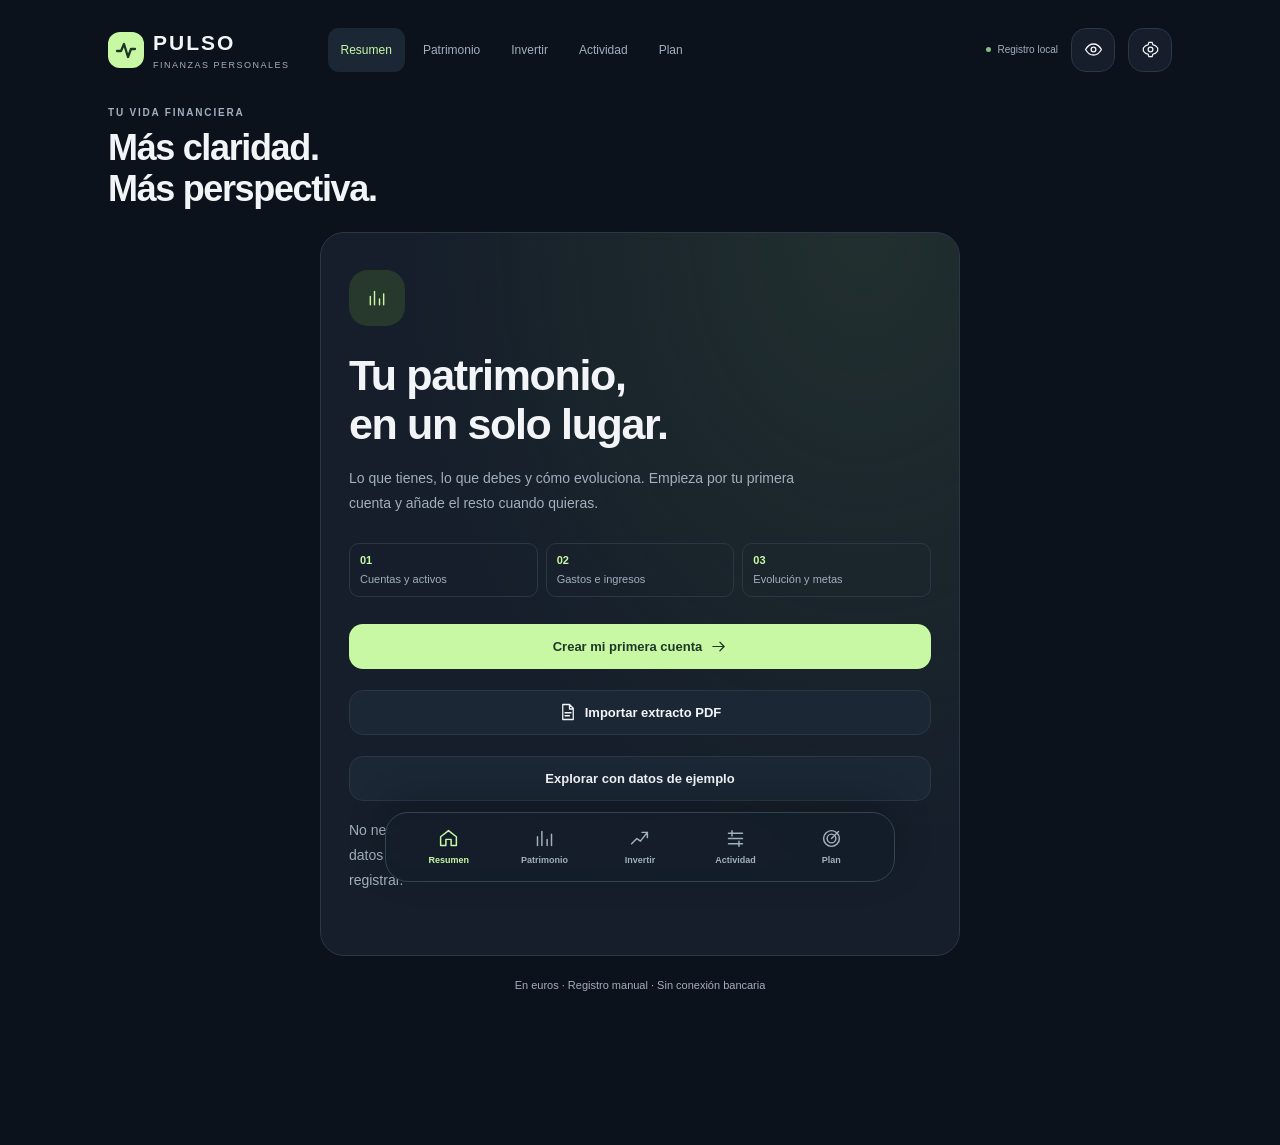
<file: index.html>
<!doctype html>
<html lang="es"><head><meta charset="utf-8"><meta http-equiv="Content-Security-Policy" content="default-src 'self'; script-src 'self' 'unsafe-inline'; style-src 'self' 'unsafe-inline'; img-src 'self' data: blob:; connect-src 'self'; worker-src 'self'; object-src 'none'; base-uri 'self'; form-action 'none'"><meta name="viewport" content="width=device-width,initial-scale=1,viewport-fit=cover"><meta name="theme-color" content="#0c121b"><meta name="apple-mobile-web-app-capable" content="yes"><meta name="apple-mobile-web-app-status-bar-style" content="black-translucent"><meta name="apple-mobile-web-app-title" content="PULSO"><meta name="description" content="Tu patrimonio, tus gastos y tus metas. Registro manual local en euros."><meta name="pulso-package" content="yes"><title>PULSO 3 | Finanzas e inversiones</title><link rel="manifest" href="./manifest.webmanifest"><link rel="apple-touch-icon" href="./icon-192.png"><link rel="icon" href="./icon-192.png"><style>:root{color-scheme:dark;--bg:#0c121b;--panel:#151e2a;--panel2:#1b2735;--line:#2a3747;--ink:#f2f4f7;--muted:#a2afbe;--mint:#c9f8a5;--mint2:#81be80;--red:#ffada5;--blue:#afc8ff;--gold:#efd098;--radius:24px}*{box-sizing:border-box}html{scroll-behavior:smooth}body{margin:0;background:var(--bg);font-family:-apple-system,BlinkMacSystemFont,'Segoe UI',sans-serif;color:var(--ink);font-size:15px;line-height:1.5;-webkit-font-smoothing:antialiased}button,input,select,textarea{font:inherit}button{cursor:pointer;-webkit-tap-highlight-color:transparent}button:disabled{opacity:.45;cursor:default}button,a,input,select,textarea{touch-action:manipulation}button:focus-visible,a:focus-visible,input:focus-visible,select:focus-visible,textarea:focus-visible{outline:2px solid var(--mint);outline-offset:3px}a{color:var(--mint)}svg{display:block;flex-shrink:0}button svg{pointer-events:none}button>*{pointer-events:none}h1,h2,h3,p{margin:0}h1{font-size:36px;letter-spacing:-1.35px;font-weight:720;line-height:1.13}h2{font-size:19px;letter-spacing:-.4px;line-height:1.25}h3{font-size:15px;font-weight:650}.muted{color:var(--muted)}.small{font-size:12px;line-height:1.6}.tiny{font-size:10px}.positive{color:var(--mint)}.negative{color:var(--red)}.gold{color:var(--gold)}.kicker{font-size:10px;letter-spacing:1.8px;font-weight:650;color:var(--muted);text-transform:uppercase}.app{max-width:1120px;margin:0 auto;padding:0 28px 125px}.top{display:flex;align-items:center;gap:13px;padding:27px 0 33px}.logo{display:flex;align-items:center;gap:9px;margin-right:auto;font-size:21px;letter-spacing:2px;font-weight:800}.mark{display:grid;place-items:center;width:36px;height:36px;background:var(--mint);border-radius:12px;color:#1c3628}.mark svg{width:24px}.logo small{font-size:9px;letter-spacing:1.5px;font-weight:500;color:var(--muted);display:block}.iconbtn{height:44px;width:44px;border:1px solid var(--line);border-radius:15px;background:var(--panel);color:var(--ink);display:inline-flex;align-items:center;justify-content:center;flex-shrink:0}.iconbtn:hover,.btn.secondary:hover{background:var(--panel2)}.row{display:flex;align-items:center;gap:12px}.between{display:flex;align-items:center;justify-content:space-between;gap:12px}.wrap{flex-wrap:wrap}.grow{flex:1;min-width:0}.heading{margin-bottom:23px;display:flex;align-items:end;justify-content:space-between;gap:15px}.heading .kicker{margin-bottom:8px}.heading p{margin-top:8px}.month{display:flex;align-items:center;justify-content:center;border:1px solid var(--line);border-radius:13px;background:var(--panel);flex-shrink:0}.month button{width:36px;height:44px;background:transparent;color:var(--muted);border:0;font-size:23px}.month input{width:132px;background:transparent;color:var(--ink);border:0;padding:8px 2px;font-size:12px;font-weight:600;min-height:44px;max-width:100%}.card{background:var(--panel);border:1px solid var(--line);border-radius:var(--radius);padding:24px;min-width:0}.card+.card{margin-top:16px}.cardhead{display:flex;align-items:center;justify-content:space-between;gap:12px;margin-bottom:21px}.cardhead small{display:block;font-size:11px;color:var(--muted);margin-top:4px}.hero{position:relative;isolation:isolate;overflow:hidden;padding:28px 29px;color:#172b20;border:0;background:#d4f5b6;border-radius:26px}.hero:after{content:'';z-index:-1;pointer-events:none;position:absolute;right:-50px;top:-96px;width:220px;height:220px;border:1px solid #3f6d2733;border-radius:50%;box-shadow:0 0 0 26px #48772d0c,0 0 0 59px #48772d09,0 0 0 93px #48772d06}.hero .kicker{color:#3c5739;letter-spacing:1.3px}.hero .amount{font-size:clamp(34px,4.5vw,53px);letter-spacing:-2.5px;line-height:1.15;font-weight:760;margin:13px 0 12px;font-variant-numeric:tabular-nums;overflow-wrap:anywhere}.hero .small{color:#3b563b}.hero .split{border-top:1px solid #5271433b;padding-top:18px;margin-top:23px;display:grid;grid-template-columns:1fr 1fr;gap:12px}.hero .split span{font-size:11px;display:block;color:#3c5739;margin-bottom:3px}.hero .split b{font-size:18px;font-weight:700;letter-spacing:-.5px}.hero .tag{border-color:#5d784844;color:#233d26;background:#49753210}.tag{display:inline-flex;align-items:center;gap:6px;background:#243326;border:1px solid #35553a;border-radius:99px;padding:5px 9px;font-size:10px;font-weight:650;white-space:nowrap;color:var(--mint)}.tag.neutral{background:var(--panel2);border-color:var(--line);color:var(--muted)}.tag.warn{background:#503e242f;border-color:#65553b;color:var(--gold)}.tag.bad{background:#582d3233;border-color:#76444a;color:var(--red)}.stats{display:grid;grid-template-columns:repeat(3,minmax(0,1fr));gap:12px;margin:15px 0 21px}.stat{padding:18px;border:1px solid var(--line);border-radius:19px;min-width:0;background:var(--panel)}.stat label{font-size:11px;color:var(--muted);display:block}.stat b{display:block;margin:9px 0 6px;font-size:24px;letter-spacing:-.7px;line-height:1.2;overflow-wrap:anywhere;font-variant-numeric:tabular-nums}.stat small{font-size:10px;color:var(--muted);display:block}.grid{display:grid;grid-template-columns:1.45fr 1fr;gap:19px;align-items:start}.stack{display:grid;gap:19px}.stack>.card{margin-top:0}.grid2{display:grid;grid-template-columns:repeat(2,minmax(0,1fr));gap:15px}.grid2>.card{margin-top:0}.mt{margin-top:21px}.mb{margin-bottom:17px}.sectiontitle{display:flex;align-items:center;justify-content:space-between;gap:12px;margin:25px 0 13px}.btn{min-height:45px;padding:12px 16px;display:inline-flex;align-items:center;justify-content:center;gap:8px;line-height:1.35;border:1px solid transparent;border-radius:14px;font-size:13px;font-weight:650;background:var(--mint);color:#1d3826;text-decoration:none}.btn.secondary{background:var(--panel2);border-color:var(--line);color:var(--ink)}.btn.danger{background:#522d36;color:#ffc5be;border-color:#744048}.btn.quiet{background:transparent;color:var(--mint);padding:7px 0}.btn.full{width:100%}.btn.compact{padding:8px 12px;font-size:11px;min-height:42px}.actions{display:flex;gap:9px;flex-wrap:wrap}.actions>*{flex:1}.textbtn{display:inline-flex;align-items:center;gap:7px;text-align:left;padding:10px 0;background:none;color:var(--mint);border:0;font-size:12px;font-weight:650;min-height:44px}.notice{border:1px solid #3c4f55;border-radius:15px;padding:14px 16px;background:#1b2a2d;font-size:12px;line-height:1.65;color:#c0d5cc;margin-bottom:16px}.notice strong{color:var(--ink)}.notice.warn{background:#382e213d;border-color:#655139;color:#dfcea9}.notice.error{background:#4a282e;border-color:#89505b;color:#ffd2cc}.notice .actions{margin-top:11px}.demo-bar{display:flex;justify-content:space-between;align-items:center;gap:8px;border-radius:12px;padding:8px 13px;background:#35304b;border:1px solid #655b80;margin-bottom:18px;color:#e1d7ff;font-size:11px}.demo-bar button{background:transparent;border:0;color:#e1d7ff;font:inherit;font-weight:700;min-height:35px}.listrow{display:flex;align-items:center;gap:12px;border:0;border-bottom:1px solid #2a3747;background:transparent;width:100%;padding:15px 0;color:var(--ink);text-align:left;min-height:70px}.listrow:last-child{border:0}.listrow:first-child{padding-top:0}.listrow .name{display:block;font-size:13px;font-weight:600;overflow:hidden;text-overflow:ellipsis;white-space:nowrap}.listrow .meta{display:block;font-size:11px;color:var(--muted);margin-top:3px;overflow:hidden;text-overflow:ellipsis;white-space:nowrap}.listrow .value{text-align:right;font-size:14px;font-weight:680;letter-spacing:-.2px;flex-shrink:0}.listrow .value small{font-size:9px;font-weight:400;color:var(--muted);display:block;letter-spacing:0;margin-top:3px}.tile{height:42px;width:42px;flex-shrink:0;border-radius:14px;background:#27382d;display:grid;place-items:center;color:var(--mint)}.tile.blue{background:#26334e;color:var(--blue)}.tile.red{background:#412d32;color:var(--red)}.tile.grey{background:#29313f;color:#c6ccda}.tile.lg{height:56px;width:56px;border-radius:19px}.chevron{color:var(--muted);font-size:18px;margin-left:2px}.empty{text-align:center;padding:31px 12px;color:var(--muted)}.empty .tile{margin:0 auto 14px}.empty h3{color:var(--ink);font-size:16px;margin-bottom:7px}.empty p{font-size:12px;max-width:350px;margin:0 auto 17px}.welcome{padding:37px 28px;max-width:640px;margin:0 auto;background:radial-gradient(ellipse at 85% 0%,#35493666,transparent 60%),var(--panel)}.welcome h1{font-size:43px;margin-top:25px}.welcome p{font-size:14px;color:var(--muted);line-height:1.8;margin:17px 0 25px;max-width:450px}.welcome .steps{display:flex;gap:8px;margin:27px 0;color:var(--muted);font-size:11px}.welcome .steps span{padding:8px 10px;border:1px solid var(--line);border-radius:10px;flex:1}.welcome .steps b{display:block;color:var(--mint);margin-bottom:3px}.seg{display:flex;padding:4px;background:#0e1621;border:1px solid var(--line);border-radius:12px;gap:3px;width:fit-content}.seg button{border:0;background:transparent;color:var(--muted);border-radius:9px;min-height:35px;padding:7px 12px;font-size:11px;font-weight:650;white-space:nowrap}.seg button.active{background:var(--panel2);color:var(--ink)}.tabs{display:flex;gap:8px;overflow-x:auto;margin:0 0 20px;padding-bottom:3px;scrollbar-width:none}.tabs button{background:var(--panel);border:1px solid var(--line);color:var(--muted);border-radius:12px;padding:11px 15px;min-height:45px;font-size:12px;font-weight:650;white-space:nowrap}.tabs button.active{background:var(--mint);color:#1d3826;border-color:var(--mint)}.graph{position:relative;margin-top:12px}.graph .scale{display:flex;justify-content:space-between;color:var(--muted);font-size:10px;margin-bottom:8px;min-height:17px}.graph svg{width:100%;height:150px;overflow:visible;touch-action:pan-y}.graphlabels{display:flex;justify-content:space-between;margin-top:12px;color:var(--muted);font-size:10px}.graphhint{font-size:10px;color:var(--muted);line-height:1.6;margin-top:13px}.dotlegend{display:flex;gap:14px;font-size:10px;color:var(--muted);flex-wrap:wrap}.dotlegend i{display:inline-block;width:7px;height:7px;border-radius:50%;background:var(--mint);margin-right:5px}.bar{background:#273241;border-radius:99px;height:7px;overflow:hidden;margin-top:10px}.bar>span{display:block;height:100%;background:var(--mint2);border-radius:99px}.bar>span.warn{background:var(--gold)}.bar>span.over{background:var(--red)}.breakdown{margin-bottom:17px}.breakdown:last-child{margin:0}.breakdown .between{font-size:12px}.breakdown strong{font-size:12px}.budgetnumbers{margin:15px 0 9px}.budgetnumbers b{font-size:25px;letter-spacing:-.7px}.budgetnumbers span{font-size:12px;color:var(--muted);margin-left:5px}.statline{padding:11px 0;border-bottom:1px solid var(--line);font-size:12px;display:flex;justify-content:space-between;gap:12px}.statline:last-child{border:0}.statline span{color:var(--muted)}.statline b{text-align:right;font-weight:600}.planhero{display:flex;justify-content:space-between;align-items:center;gap:15px}.planhero .big{font-size:32px;letter-spacing:-1px;line-height:1.3}.filtergrid{display:grid;grid-template-columns:2fr 1fr 1fr;gap:9px;margin-bottom:13px}.filtergrid input,.filtergrid select{padding:12px;border-radius:13px;background:var(--panel);border:1px solid var(--line);color:var(--ink);min-width:0;min-height:45px;font-size:13px}.pills{display:flex;gap:7px;flex-wrap:wrap;margin-bottom:18px}.pills button{border:1px solid var(--line);border-radius:99px;background:transparent;color:var(--muted);min-height:38px;padding:8px 13px;font-size:11px}.pills button.active{background:var(--panel2);color:var(--ink);border-color:#6b7a89}.dayhead{font-size:10px;color:var(--muted);letter-spacing:.6px;text-transform:uppercase;margin:21px 0 8px}.activity .listrow:first-child{padding-top:12px}.bottom{position:fixed;bottom:0;left:50%;transform:translateX(-50%);z-index:30;width:min(560px,100%);display:flex;align-items:center;justify-content:space-around;gap:4px;padding:10px 10px calc(10px + env(safe-area-inset-bottom));background:#141d2af7;border:1px solid #344352;border-bottom:0;border-radius:25px 25px 0 0;box-shadow:0 -12px 38px #0003;backdrop-filter:blur(20px)}.bottom button{display:flex;align-items:center;justify-content:center;flex-direction:column;gap:5px;background:transparent;border:0;color:var(--muted);font-size:9px;min-height:48px;width:65px;border-radius:13px;font-weight:600}.bottom button.active{color:var(--mint)}.bottom .add{background:var(--mint);color:#20372a;height:48px;width:52px;border-radius:17px;box-shadow:0 0 20px #c9f8a510}.bottom .add span{display:none}.desktopnav{display:flex;gap:5px;margin-right:auto;margin-left:25px}.desktopnav button{border:0;border-radius:11px;background:transparent;color:var(--muted);padding:9px 13px;font-size:12px;min-height:44px}.desktopnav button.active{background:var(--panel2);color:var(--mint)}.overlay{position:fixed;inset:0;z-index:80;background:#02070ecc;display:flex;justify-content:center;align-items:center;padding:20px;backdrop-filter:blur(8px)}.dialog{background:#161f2c;border:1px solid #3a4859;border-radius:26px;width:min(540px,100%);max-height:90vh;max-height:90dvh;overflow:auto;padding:25px;box-shadow:0 24px 80px #0008;overscroll-behavior:contain}.dialog.wide{width:min(730px,100%)}.dialoghead{display:flex;justify-content:space-between;align-items:start;gap:14px;margin-bottom:21px}.dialoghead h2{font-size:24px;letter-spacing:-.7px;margin-top:4px}.dialoghead p{font-size:12px;color:var(--muted);margin-top:7px;line-height:1.6}.dialoghead .iconbtn{border-color:var(--line);background:var(--panel2)}.field{margin:0 0 16px}.field label{display:block;font-size:12px;font-weight:600;margin-bottom:8px;color:#d9e0e6}.field input,.field select,.field textarea{border:1px solid #3b4a5b;background:#101925;border-radius:13px;padding:13px 14px;min-height:48px;font-size:16px;color:var(--ink);width:100%;min-width:0}.field input[type=date],.field input[type=month]{min-width:0;max-width:100%;width:100%;-webkit-appearance:none}.field textarea{min-height:76px;resize:vertical}.field .hint{font-size:11px;color:var(--muted);line-height:1.6;margin-top:6px}.field select{padding-right:25px}.field .amountinput{font-size:29px;font-weight:650;letter-spacing:-.8px;padding:15px}.formgrid{display:grid;grid-template-columns:repeat(2,minmax(0,1fr));gap:12px}.formgrid .field{min-width:0}.formerror:empty{display:none}.formerror{padding:12px 14px;background:#4a2932;border:1px solid #84515b;border-radius:12px;font-size:12px;color:#ffccc6;margin-bottom:15px}.footer{display:flex;gap:10px;margin-top:21px}.footer .btn{flex:1}.divider{height:1px;background:var(--line);margin:21px 0}.check{display:flex;align-items:flex-start;gap:10px;font-size:12px;line-height:1.7;margin:17px 0}.check input{width:19px;height:19px;margin-top:2px;accent-color:var(--mint);flex-shrink:0}.quickgrid{display:grid;grid-template-columns:1fr 1fr;gap:11px}.quick{background:var(--panel2);border:1px solid var(--line);border-radius:18px;padding:20px 17px;color:var(--ink);text-align:left;min-height:125px}.quick .tile{margin-bottom:13px}.quick b{display:block;font-size:14px}.quick small{font-size:11px;color:var(--muted);display:block;margin-top:5px;line-height:1.5}.quick>*{pointer-events:none}.toast{position:fixed;bottom:calc(92px + env(safe-area-inset-bottom));left:50%;transform:translateX(-50%);z-index:110;max-width:min(500px,92vw);padding:13px 17px;border:1px solid #4e6b48;border-radius:14px;background:#d6efc4;color:#203923;font-size:12px;box-shadow:0 9px 28px #0006;display:flex;align-items:center;gap:16px}.toast.error{background:#f5c8c1;color:#572c2d;border-color:#b47070}.toast button{background:transparent;border:0;color:inherit;text-decoration:underline;font-weight:700;padding:7px;min-height:30px}.settingrow{display:flex;justify-content:space-between;align-items:center;gap:12px;padding:15px 0;border-bottom:1px solid var(--line)}.settingrow:last-child{border:0}.settingrow h3{font-size:13px}.settingrow p{font-size:11px;color:var(--muted);margin-top:5px}.tablewrap{overflow-x:auto;border:1px solid var(--line);border-radius:12px;margin:15px 0}table{border-collapse:collapse;width:100%;font-size:11px}th,td{padding:10px 12px;text-align:left;border-bottom:1px solid var(--line);white-space:nowrap}th{color:var(--muted);font-weight:500;background:var(--panel2)}.sr{position:absolute;width:1px;height:1px;padding:0;margin:-1px;overflow:hidden;clip:rect(0,0,0,0);white-space:nowrap;border:0}.boot{max-width:540px;margin:45px auto;padding:27px;border:1px solid var(--line);border-radius:22px;background:var(--panel)}.boot h1{font-size:30px}.boot p{color:var(--muted);margin:16px 0;font-size:14px}.boot li{margin:10px 0;font-size:13px}.boot a{display:inline-block;margin-top:10px}.hidden{display:none!important}details{font-size:12px;color:var(--muted);margin-top:16px}summary{min-height:38px;cursor:pointer;color:var(--ink);font-weight:600}details p{line-height:1.75;margin:7px 0 10px}.lockscroll{overflow:hidden}.risknote{font-size:11px;color:var(--muted);margin-top:15px;line-height:1.75}.onboardfoot{text-align:center;color:var(--muted);font-size:11px;margin:21px 0}.composition{display:flex;height:10px;border-radius:99px;overflow:hidden;gap:3px;margin:20px 0}.composition span{height:100%;min-width:2px}.devicepill{display:inline-flex;gap:6px;align-items:center;font-size:10px;color:var(--muted)}.devicepill:before{content:'';width:5px;height:5px;background:var(--mint2);border-radius:50%}.navtitle{font-size:13px;font-weight:600;color:var(--muted)}
@media(min-width:850px){.app{padding-bottom:130px}.logo{margin-right:0}.bottom{bottom:18px;border:1px solid #344352;border-radius:23px;padding:10px 17px;width:510px}.toast{bottom:110px}.welcome{margin-top:20px}.mobileonly{display:none}}
@media(max-width:849px){.app{padding:0 17px calc(117px + env(safe-area-inset-bottom))}.top{padding:20px 0 27px;gap:8px}.desktopnav{display:none}.heading{align-items:start;flex-direction:column;gap:16px;margin-bottom:19px}.heading .month{align-self:flex-start}.heading h1{font-size:32px}.hero{padding:24px}.hero .amount{font-size:43px;letter-spacing:-1.9px}.hero .split{margin-top:20px;padding-top:16px}.stats{gap:8px;margin-top:11px;margin-bottom:18px}.stat{padding:13px 11px;border-radius:16px}.stat b{font-size:19px;letter-spacing:-.65px}.stat label{font-size:10px}.stat small{font-size:9px}.card{padding:21px;border-radius:22px}.grid{grid-template-columns:1fr;gap:17px}.grid2{grid-template-columns:1fr;gap:13px}.cardhead{margin-bottom:18px}.welcome h1{font-size:40px}.welcome{padding:27px 23px}.welcome .steps span{padding:8px;font-size:10px}.top .devicepill{display:none}.filtergrid{grid-template-columns:1fr 1fr}.filtergrid input{grid-column:span 2;font-size:16px}.filtergrid select{font-size:16px}.overlay{padding:0;align-items:flex-end}.dialog,.dialog.wide{border-radius:25px 25px 0 0;width:100%;padding:22px 20px calc(22px + env(safe-area-inset-bottom));max-height:94vh;max-height:94dvh}.dialoghead h2{font-size:25px}.bottom{border-left:0;border-right:0;width:100%;border-radius:19px 19px 0 0}.row .btn{white-space:normal}.graph svg{height:145px}.logo{font-size:19px}.logo small{font-size:8px}.boot{margin:22px 16px}.quick{padding:18px 15px}.formgrid .field input,.formgrid .field select{padding:12px 9px}.tabs{margin-bottom:17px}.listrow .value{font-size:13px}}
@media(max-width:360px){.app{padding-left:12px;padding-right:12px}.hero{padding:20px}.hero .amount{font-size:37px}.stat b{font-size:17px}.stat{padding:12px 9px}.card{padding:18px}.logo small{display:none}.formgrid{grid-template-columns:1fr;gap:0}.bottom button{width:56px;font-size:8px}.heading h1{font-size:29px}}
@media(prefers-reduced-motion:reduce){html{scroll-behavior:auto}*{transition:none!important;animation:none!important}}@media print{.top,.bottom,.overlay,.toast,.btn,.textbtn,.month,.pills,.tabs{display:none!important}body{background:white;color:black}.card,.stat{background:white;border:1px solid #aaa;break-inside:avoid}.muted,.small,.tiny{color:#555}.app{padding:0}.hero{background:#e9f0e4}.grid{display:block}.card{margin:16px 0}.grid .stack{display:block}.positive,.negative{color:black}}

.monthlabel{position:relative;display:flex;align-items:center;justify-content:center;min-width:133px;min-height:44px;padding:8px 3px;font-size:12px;font-weight:600;text-transform:capitalize}.month .monthlabel input{position:absolute;inset:0;opacity:0;width:100%;height:100%;cursor:pointer}.monthlabel:focus-within{outline:2px solid var(--mint);outline-offset:2px;border-radius:5px}
/* PULSO 3 - investment workspace, mobile first */
.iv-tabs{display:flex;border-bottom:1px solid var(--line);gap:25px;margin:0 0 23px;overflow-x:auto;scrollbar-width:none}.iv-tabs button{border:0;background:transparent;color:var(--muted);padding:13px 0 15px;font-weight:650;font-size:13px;white-space:nowrap;position:relative;min-height:48px}.iv-tabs button.active{color:var(--mint)}.iv-tabs button.active:after{content:'';height:3px;background:var(--mint);position:absolute;bottom:0;left:0;right:0;border-radius:5px}.iv-welcome{padding:35px;background:radial-gradient(ellipse at 95% 0,#3d553333,transparent 65%),var(--panel)}.iv-welcome h1{margin:24px 0;font-size:47px}.iv-welcome>p{color:var(--muted);max-width:570px;margin-bottom:23px;line-height:1.8}.iv-start-steps{display:flex;gap:12px;margin:29px 0}.iv-start-steps span{border-top:1px solid var(--line);padding:14px 0;flex:1;font-size:12px;color:var(--muted)}.iv-start-steps b{display:block;color:var(--mint);margin-bottom:10px;font-size:12px;letter-spacing:1px}.iv-hero{padding:28px 30px}.iv-result-pill{display:inline-flex;gap:8px;align-items:center;background:#49752b15;padding:7px 11px;border-radius:9px;font-size:12px;flex-wrap:wrap}.iv-result-pill.loss{background:#9a403417;color:#692721}.iv-result-pill strong{font-size:15px;letter-spacing:-.3px}.iv-result-pill span{opacity:.8;font-size:11px}.iv-hero-actions{display:flex;gap:10px;margin-top:22px}.btn.iv-dark{background:#243e29;color:#e5f8d7;flex:1}.btn.iv-clear{border:1px solid #64865050;background:#ffffff22;color:#253d28;flex:1}.iv-footnote{font-size:10px;color:var(--muted);line-height:1.6;margin:9px 3px 18px}.iv-footnote button{border:0;background:none;color:var(--mint);font:inherit;text-decoration:underline;padding:6px 0}.iv-three-stats{gap:12px}.iv-three-stats .stat b{font-size:24px}.iv-update-notice{display:flex;align-items:center;justify-content:space-between;gap:10px;padding:6px 0 19px;color:var(--muted);font-size:11px}.iv-update-notice>span{display:flex;align-items:center;gap:9px}.iv-update-notice strong{display:block;color:var(--gold);font-size:11px}.iv-update-notice small{display:block;font-size:10px;margin-top:3px}.iv-dotmark{width:37px;height:37px;border:1px solid var(--line);border-radius:50%;display:grid;place-items:center;color:var(--mint)}.iv-chart-controls{display:flex;justify-content:space-between;gap:8px;flex-wrap:wrap}.iv-chart-controls .seg{margin:0}.iv-chart-controls .seg button{min-width:39px;min-height:35px;font-size:11px;padding:7px}.iv-metric{display:flex;gap:3px;align-items:center}.iv-metric button{border:0;background:none;color:var(--muted);font-size:10px;min-height:35px;padding:6px 9px;border-radius:9px}.iv-metric button.active{background:var(--panel2);color:var(--mint)}.iv-chart-readout{display:flex;flex-wrap:wrap;align-items:baseline;gap:9px;margin-top:21px;min-height:28px}.iv-chart-readout span,.iv-chart-readout small{font-size:10px;color:var(--muted)}.iv-chart-readout strong{font-size:18px;letter-spacing:-.4px}.iv-chart-readout small{margin-left:auto}.iv-plot{position:relative;margin-top:15px;display:flex;align-items:stretch;gap:5px}.iv-plot svg{width:calc(100% - 58px);height:190px;overflow:visible}.iv-plot svg g{cursor:pointer}.iv-plot svg g:focus-visible{outline:1px solid var(--mint)}.iv-ylabels{width:53px;display:flex;flex-direction:column;justify-content:space-between;padding:23px 0 19px;font-size:9px;color:var(--muted);flex-shrink:0}.iv-legend{display:flex;flex-wrap:wrap;gap:10px 20px;font-size:10px;color:var(--muted);margin:16px 0 12px}.iv-legend i{display:inline-block;width:12px;height:3px;background:var(--mint);vertical-align:middle;margin-right:6px}.iv-legend i.dashed{height:0;border-top:2px dashed #98abc6;background:none}.iv-monogram{--asset-color:var(--mint);width:43px;height:43px;flex-shrink:0;border-radius:14px;display:grid;place-items:center;color:var(--asset-color);background:color-mix(in srgb,var(--asset-color) 11%,var(--panel));border:1px solid color-mix(in srgb,var(--asset-color) 24%,var(--panel));font-weight:760;font-size:12px;letter-spacing:-.2px}.iv-position,.iv-event,.iv-trade-row{display:flex;gap:12px;align-items:center;width:100%;padding:16px 0;border:0;border-bottom:1px solid var(--line);background:none;color:var(--ink);text-align:left;min-width:0}.iv-position:last-child,.iv-event:last-child,.iv-trade-row:last-child{border-bottom:0;padding-bottom:0}.iv-asset-name{display:block;font-size:13px;font-weight:650;text-overflow:ellipsis;overflow:hidden;white-space:nowrap}.iv-asset-meta{display:block;font-size:10px;font-weight:400;color:var(--muted);margin-top:4px;overflow:hidden;text-overflow:ellipsis;white-space:nowrap}.iv-asset-values{text-align:right;flex-shrink:0;min-width:0}.iv-asset-values strong{font-size:14px;display:block;letter-spacing:-.25px}.iv-asset-values small{font-size:10px;display:block;margin-top:4px}.iv-asset-values small span{margin-left:5px;opacity:.85}.iv-allocation{display:flex;align-items:center;gap:23px}.iv-donut{width:114px;height:114px;flex-shrink:0;border-radius:50%;display:grid;place-items:center;transform:rotate(-3deg)}.iv-donut>div{width:85px;height:85px;background:var(--panel);border-radius:50%;display:flex;flex-direction:column;align-items:center;justify-content:center;transform:rotate(3deg)}.iv-donut strong{font-size:25px;letter-spacing:-.5px}.iv-donut small{font-size:10px;color:var(--muted)}.iv-allocation-row{display:flex;justify-content:space-between;gap:10px;font-size:11px;margin:11px 0;align-items:center}.iv-allocation-row span{color:var(--muted)}.iv-allocation-row i{height:7px;width:7px;border-radius:50%;display:inline-block;margin-right:7px}.iv-allocation-row b{font-size:11px}.iv-date{width:40px;flex-shrink:0;display:flex;align-items:center;flex-direction:column;background:var(--panel2);border:1px solid var(--line);border-radius:10px;padding:4px}.iv-date strong{font-size:18px;letter-spacing:-.5px}.iv-date small{font-size:9px;color:var(--muted);text-transform:uppercase}.iv-event>strong{font-size:14px;text-align:right}.iv-event:first-of-type{padding-top:0}.iv-insight{display:flex;gap:10px;margin:14px 0;align-items:flex-start}.iv-insight strong{font-size:12px;font-weight:650}.iv-insight p,.iv-insight small{font-size:11px;line-height:1.6;color:var(--muted);margin-top:5px;display:block}.iv-tiny-icon{width:29px;height:29px;flex-shrink:0;display:grid;place-items:center;background:#2a372a;color:var(--mint);border-radius:9px}.iv-insight-button{border:0;background:none;color:var(--ink);text-align:left;padding:0;width:100%}.iv-legacy{background:#382e211e;border:1px solid #554731;border-radius:14px;padding:11px 15px;margin-bottom:20px}.iv-legacy summary{font-size:11px;color:var(--gold);padding:7px 0}.iv-legacy p{font-size:12px;color:var(--muted);line-height:1.7;margin-top:10px}.iv-legacy .textbtn{display:block}.iv-filterbar{display:flex;gap:10px;flex-wrap:wrap;margin:20px 0}.iv-filterbar input{min-width:230px;flex:2}.iv-filterbar select{min-width:145px;flex:1;background:var(--panel);border:1px solid var(--line);border-radius:12px;padding:12px 10px;color:var(--ink);font-size:12px;min-height:46px}.iv-status-tabs{display:flex;gap:7px;flex-wrap:wrap;margin:10px 0 20px}.iv-status-tabs button{font-size:11px;min-height:40px;border-radius:30px;padding:9px 14px;background:var(--panel);border:1px solid var(--line);color:var(--muted)}.iv-status-tabs button.active{background:#2e3e2e;color:var(--mint);border-color:#526e42}.iv-holdings-grid{display:grid;grid-template-columns:repeat(2,minmax(0,1fr));gap:15px}.iv-holdings-grid>.card{margin-top:0}.iv-holding-top{border:0;background:none;color:var(--ink);padding:0;display:flex;align-items:center;gap:12px;text-align:left;width:100%;min-width:0}.iv-holding-top strong{font-size:14px;display:block;line-height:1.5}.iv-holding-top small{font-size:11px;display:block;color:var(--muted);margin-top:2px}.iv-holding-value{display:flex;align-items:baseline;gap:10px;justify-content:space-between;margin:23px 0 18px;flex-wrap:wrap}.iv-holding-value>strong{font-size:28px;letter-spacing:-.9px}.iv-holding-value>span{font-size:13px}.iv-holding-metrics{display:grid;grid-template-columns:1fr 1.3fr .7fr;gap:12px;padding-bottom:18px;border-bottom:1px solid var(--line)}.iv-holding-metrics span{font-size:10px;color:var(--muted);display:block}.iv-holding-metrics b{font-size:12px;display:block;margin-top:5px;font-weight:600}.iv-quote-stamp{font-size:10px;color:var(--muted);display:flex;gap:6px;align-items:center;margin:14px 0}.iv-holding .actions{margin-top:14px}.iv-div-card .tag{font-size:9px;padding:4px 7px}.iv-div-dates{display:grid;grid-template-columns:repeat(auto-fit,minmax(100px,1fr));gap:12px;margin:24px 0}.iv-div-dates span{font-size:10px;display:block;color:var(--muted)}.iv-div-dates b{display:block;font-size:12px;font-weight:600;margin-top:5px}.iv-div-amounts{display:grid;grid-template-columns:repeat(3,1fr);gap:12px;padding:15px 0;border-top:1px solid var(--line)}.iv-div-amounts small{font-size:10px;color:var(--muted);display:block}.iv-div-amounts strong{font-size:15px;display:block;margin-top:6px}.iv-div-chart{display:flex;gap:8px;height:170px;align-items:end;justify-content:space-between}.iv-bar-group{flex:1;min-width:0;height:100%;border:0;background:none;color:var(--muted);padding:0;display:flex;flex-direction:column;align-items:center;justify-content:flex-end}.iv-bar-space{flex:1;display:flex;align-items:end;width:100%;justify-content:center}.iv-bar-space i{display:block;width:min(24px,80%);background:var(--mint);border-radius:5px 5px 0 0;min-height:2px}.iv-bar-group small{margin-top:10px;font-size:9px;text-transform:lowercase}.iv-backline{display:flex;align-items:center;justify-content:space-between;gap:12px;margin-bottom:15px}.iv-detail-head{display:flex;gap:16px;align-items:center;margin:10px 0 27px}.iv-detail-head .iv-monogram{width:56px;height:56px;font-size:16px;border-radius:19px}.iv-detail-head h1{font-size:32px;margin:6px 0 8px;overflow-wrap:anywhere}.iv-detail-actions{display:flex;gap:10px;margin:15px 0}.iv-detail-actions button:first-child{flex:1.2}.iv-detail-actions button{flex:1}.iv-lot{display:flex;justify-content:space-between;gap:12px;border-bottom:1px solid var(--line);padding:13px 0;font-size:12px}.iv-lot:last-child{border:0}.iv-lot strong{font-size:12px;font-weight:600}.iv-lot small{display:block;font-size:10px;color:var(--muted);margin-top:5px}.iv-note{white-space:pre-wrap;overflow-wrap:anywhere}.iv-advanced{border:1px solid var(--line);border-radius:14px;padding:0 15px;margin:17px 0}.iv-advanced summary{font-size:12px;padding:16px 0;color:var(--muted);font-weight:500}.iv-form-preview{background:#243b2c;border:1px solid #3b5740;border-radius:15px;padding:17px;margin:18px 0}.iv-form-preview>span{font-size:11px;color:#bbd5ba;display:block}.iv-form-preview>strong{font-size:27px;letter-spacing:-1px;display:block;color:var(--mint);margin-top:6px}.iv-form-preview p{font-size:11px;line-height:1.6;color:#b5c7b4;margin-top:7px}.iv-batch-row{padding:16px 0;border-bottom:1px solid var(--line)}.iv-batch-row .row strong{font-size:13px}.iv-batch-row .row small{font-size:10px;display:block;color:var(--muted);margin-top:3px}.iv-batch-row .formgrid{margin-top:15px}.iv-batch-row .formgrid>p{align-self:center}.iv-batch-row .field{margin-bottom:6px}.iv-target-row{display:flex;gap:14px;align-items:center;border-bottom:1px solid var(--line);padding:16px 0}.iv-target-row .field{width:85px;flex-shrink:0;margin:0}.iv-target-row strong{font-size:13px}.iv-target-row small{font-size:11px;color:var(--muted);display:block;margin-top:4px}.iv-floating-add{position:fixed;z-index:35;bottom:28px;right:max(28px,calc((100vw - 1120px)/2 + 15px));height:53px;width:53px;display:grid;place-items:center;border:1px solid #d5fbb6;border-radius:18px;background:var(--mint);color:#243823;box-shadow:0 8px 27px #0006}.iv-home-link{margin-top:18px;padding-top:14px;border-top:1px solid var(--line)}.bottom button span{line-height:1.4}
@media(max-width:1000px){.desktopnav{gap:1px}.desktopnav button{padding:10px 8px;font-size:11px}.iv-three-stats .stat b{font-size:20px}.iv-allocation{gap:17px}.iv-donut{width:104px;height:104px}.iv-donut>div{width:78px;height:78px}}
@media(max-width:760px){.iv-tabs{justify-content:space-between;gap:10px;margin-bottom:21px}.iv-tabs button{font-size:12px;padding:10px 0 14px}.iv-hero{padding:24px 22px}.iv-hero .amount{font-size:39px;letter-spacing:-1.9px}.iv-hero .split{margin-top:20px;padding-top:17px}.iv-hero .split b{font-size:17px}.iv-hero .split span{font-size:10px}.iv-hero-actions{gap:8px}.iv-hero-actions .btn{font-size:12px;padding:12px 7px}.iv-three-stats{grid-template-columns:repeat(3,minmax(0,1fr));gap:8px;margin-top:10px}.iv-three-stats .stat{padding:13px 9px}.iv-three-stats .stat label{font-size:10px}.iv-three-stats .stat b{font-size:16px;letter-spacing:-.55px;margin:9px 0}.iv-three-stats .stat small{font-size:9px;line-height:1.55}.iv-update-notice{gap:5px;padding-bottom:18px}.iv-chart-controls{gap:10px}.iv-plot svg{height:177px}.iv-ylabels{font-size:8px;width:49px}.iv-plot svg{width:calc(100% - 54px)}.iv-chart-readout{gap:7px}.iv-chart-readout strong{font-size:16px}.iv-chart-readout small{margin-left:0;flex-basis:100%;margin-top:0}.iv-position{gap:9px;padding:16px 0}.iv-monogram{width:38px;height:38px;border-radius:12px;font-size:11px}.iv-asset-name{font-size:12px}.iv-asset-meta{font-size:9px}.iv-asset-values strong{font-size:13px}.iv-asset-values small{font-size:10px}.iv-asset-values small span{display:none}.iv-allocation{gap:28px}.iv-donut{width:116px;height:116px}.iv-donut>div{width:87px;height:87px}.iv-holdings-grid{grid-template-columns:1fr}.iv-filterbar{gap:8px}.iv-filterbar input{min-width:100%;width:100%;flex-basis:100%}.iv-filterbar select{min-width:0;font-size:12px}.iv-welcome{padding:26px 22px}.iv-welcome h1{font-size:39px}.iv-welcome .actions{flex-direction:column}.iv-start-steps{gap:15px}.iv-start-steps span{font-size:11px}.iv-detail-head{gap:12px}.iv-detail-head h1{font-size:27px}.iv-detail-head .kicker{font-size:9px;line-height:1.5}.iv-detail-head .iv-monogram{width:48px;height:48px;font-size:14px}.iv-detail-actions{gap:7px}.iv-detail-actions .btn{padding:11px 7px;font-size:11px;min-height:46px}.iv-trade-row{gap:9px}.iv-trade-row .iv-asset-name{font-size:11px}.iv-trade-row .iv-asset-values small{font-size:8px;max-width:95px}.iv-trade-row .tile{width:34px;height:34px;border-radius:11px}.iv-trade-row .iv-asset-values strong{font-size:12px}.iv-div-chart{gap:5px;height:143px}.iv-div-amounts{gap:9px}.iv-div-amounts small{font-size:9px}.iv-div-amounts strong{font-size:14px}.iv-floating-add{right:18px;bottom:calc(92px + env(safe-area-inset-bottom));width:49px;height:49px;border-radius:16px}.bottom{justify-content:space-around}.bottom button{flex:1;min-width:0}.bottom button span{font-size:9px}.bottom button svg{height:20px;width:20px}.iv-advanced{padding:0 13px}.iv-advanced summary{font-size:11px}.iv-form-preview{padding:15px}.iv-form-preview>strong{font-size:26px}.iv-batch-row .row small{font-size:9px}.iv-chart-card .cardhead{margin-bottom:14px}}
@media(max-width:370px){.iv-three-stats .stat b{font-size:14px}.iv-chart-controls .seg button{min-width:34px}.iv-metric button{padding:6px}.iv-hero .amount{font-size:35px}.iv-detail-actions .btn{font-size:10px}.iv-asset-values strong{font-size:12px}.iv-allocation{gap:18px}}

</style><style id="pulso-layout-3-0-1">
/* PULSO 3.1.0 - Safe-area and small-screen layout patch.
   Inset values come from the browser; no hard-coded iPhone notch height.
   This stylesheet does not change any financial data or calculations. */
:root {
  --pulso-safe-top: env(safe-area-inset-top, 0px);
  --pulso-safe-right: env(safe-area-inset-right, 0px);
  --pulso-safe-bottom: env(safe-area-inset-bottom, 0px);
  --pulso-safe-left: env(safe-area-inset-left, 0px);
  --pulso-nav-height: calc(70px + var(--pulso-safe-bottom));
  --pulso-fab-size: 49px;
  --pulso-fab-gap: 12px;
}
html {
  background: var(--bg);
  -webkit-text-size-adjust: 100%;
  text-size-adjust: 100%;
  scroll-padding-top: calc(var(--pulso-safe-top) + 16px);
}
body { min-height: 100vh; min-height: 100svh; }
/* Keep scrolled content out of the transparent system status-bar area. */
body::before {
  content: "";
  position: fixed;
  inset: 0 0 auto;
  height: var(--pulso-safe-top);
  background: var(--bg);
  pointer-events: none;
  z-index: 70;
}
.app {
  padding-top: var(--pulso-safe-top);
  padding-right: max(28px, var(--pulso-safe-right));
  padding-left: max(28px, var(--pulso-safe-left));
}
.top, .logo, .logo > div { min-width: 0; }
.overlay {
  padding-top: calc(20px + var(--pulso-safe-top));
  padding-right: max(20px, var(--pulso-safe-right));
  padding-bottom: calc(20px + var(--pulso-safe-bottom));
  padding-left: max(20px, var(--pulso-safe-left));
}
.dialog, .dialog.wide {
  max-height: calc(100vh - var(--pulso-safe-top) - var(--pulso-safe-bottom) - 40px);
  max-height: calc(100dvh - var(--pulso-safe-top) - var(--pulso-safe-bottom) - 40px);
  scroll-padding-block: 18px;
}
.boot {
  margin-top: calc(24px + var(--pulso-safe-top));
}
@media (max-width: 849px) {
  .app {
    padding: var(--pulso-safe-top)
      max(17px, var(--pulso-safe-right))
      calc(var(--pulso-nav-height) + var(--pulso-fab-size) + var(--pulso-fab-gap) + 24px)
      max(17px, var(--pulso-safe-left));
  }
  .top { padding: 14px 0 24px; gap: 8px; }
  .welcome { padding: 25px 22px; }
  .welcome h1 {
    font-size: clamp(30px, 8.7vw, 36px);
    line-height: 1.14;
    letter-spacing: -1.1px;
    margin-top: 21px;
  }
  .welcome p { margin: 16px 0 20px; }
  .welcome .steps { margin: 22px 0 24px; }
  .welcome .steps span { min-width: 0; overflow-wrap: anywhere; }
  .welcome p.risknote { font-size: 11px; line-height: 1.65; margin: 18px 0 0; }
  .bottom {
    padding: 9px max(10px, var(--pulso-safe-right))
      calc(10px + var(--pulso-safe-bottom)) max(10px, var(--pulso-safe-left));
  }
  .bottom button { flex: 1; min-width: 0; width: auto; }
  .iv-floating-add {
    width: var(--pulso-fab-size);
    height: var(--pulso-fab-size);
    border-radius: 16px;
    right: max(18px, calc(var(--pulso-safe-right) + 10px));
    bottom: calc(var(--pulso-nav-height) + var(--pulso-fab-gap));
  }
  .toast {
    bottom: calc(var(--pulso-nav-height) + var(--pulso-fab-size) + 24px);
  }
  .overlay { padding: calc(12px + var(--pulso-safe-top)) 0 0; }
  .dialog, .dialog.wide {
    padding: 22px max(20px, var(--pulso-safe-right))
      calc(22px + var(--pulso-safe-bottom)) max(20px, var(--pulso-safe-left));
    max-height: calc(100vh - var(--pulso-safe-top) - 12px);
    max-height: calc(100dvh - var(--pulso-safe-top) - 12px);
  }
}
@media (max-width: 360px) {
  .app {
    padding-right: max(12px, var(--pulso-safe-right));
    padding-left: max(12px, var(--pulso-safe-left));
  }
  .welcome { padding: 22px 18px; }
}
/* Wide phones in landscape do not need a second navigation row. */
@media (min-width: 850px) and (max-width: 1024px) and (pointer: coarse) {
  .desktopnav { display: none; }
  .logo { margin-right: auto; }
  .top .devicepill { display: none; }
}
@media (min-width: 850px) {
  .bottom { bottom: max(18px, calc(var(--pulso-safe-bottom) + 8px)); }
}
@media print {
  body::before, .iv-floating-add { display: none !important; }
  .app { padding: 0; }
  body { min-height: 0; }
}

</style><link rel="stylesheet" href="./bank.css"></head><body>
<section id="boot" class="boot"><div class="kicker">PULSO / FINANZAS PERSONALES</div><h1>Tu patrimonio,<br>en perspectiva.</h1><p>Si este mensaje permanece y no aparecen botones funcionales, el visor no está ejecutando JavaScript o la app no ha podido iniciarse.</p><p><strong>Un adjunto HTML no es una app instalada.</strong> Para usar PULSO en el iPhone:</p><ol><li>Descomprime el paquete PULSO_3_Inversiones_App.zip y publica la carpeta PULSO_3 en un alojamiento HTTPS.</li><li>Abre la dirección publicada en Safari, no en el visor del chat ni de Archivos.</li><li>Pulsa Compartir → Añadir a pantalla de inicio → Abrir como app web.</li></ol><a href="https://docs.netlify.com/start/choose-your-path/">Cómo publicar la carpeta</a><br><a href="https://support.apple.com/es-es/guide/iphone/iphea86e5236/ios">Instrucciones de instalación de Apple</a><p id="bootError" role="alert"></p><noscript><p>JavaScript está desactivado en este visor. No introduzcas datos aquí.</p></noscript></section>
<div id="appShell" class="app hidden"><header class="top"><div class="logo"><span class="mark"><svg viewBox="0 0 24 24" fill="none"><path d="M3 13h4l3-7 4 13 3-8h4" stroke="currentColor" stroke-width="2.3" stroke-linecap="round" stroke-linejoin="round"/></svg></span><div>PULSO<small>FINANZAS PERSONALES</small></div></div><nav class="desktopnav" id="desktopNav" aria-label="Navegación principal"></nav><span class="devicepill">Registro local</span><button id="privacyButton" class="iconbtn" data-action="privacy" aria-label="Ocultar importes"></button><button class="iconbtn" data-action="settings" aria-label="Ajustes"><svg viewBox="0 0 24 24" width="19" height="19" fill="none" stroke="currentColor" stroke-width="1.6"><path d="m10 3-1 3-3 1-3 3v4l3 3 3 1 1 3h4l1-3 3-1 3-3v-4l-3-3-3-1-1-3z"/><circle cx="12" cy="12" r="3"/></svg></button></header><main id="view"></main></div><nav id="mobileNav" class="bottom hidden" aria-label="Navegación móvil"></nav><div id="modalRoot"></div><div id="toastRoot" aria-live="polite"></div><input id="jsonInput" type="file" accept=".json,application/json" hidden><input id="csvInput" type="file" accept=".csv,text/csv,text/plain" hidden>
<script src="./n26-pdf.js"></script><script src="./bank-engine.js"></script><script>window.addEventListener('error',function(e){var b=document.getElementById('boot'),m=document.getElementById('bootError');if(b&&!b.classList.contains('hidden')){m.textContent='No se ha podido iniciar: '+(e.message||'error de JavaScript')+'. No se han borrado tus datos.';}});</script><script>/* PULSO 2.0 - Financial engine. All amounts are integer euro cents. */
(function(root){'use strict';
const KINDS={bank:{label:'Cuenta corriente',group:'Liquidez',icon:'bank'},savings:{label:'Cuenta de ahorro',group:'Liquidez',icon:'wallet'},cash:{label:'Efectivo',group:'Liquidez',icon:'wallet'},investment:{label:'Inversi\u00f3n / fondo / acciones',group:'Inversiones',icon:'trend'},property:{label:'Vivienda / inmueble',group:'Inmuebles',icon:'house'},other:{label:'Otro activo',group:'Otros activos',icon:'box'},mortgage:{label:'Hipoteca',group:'Deudas',icon:'house',debt:true},loan:{label:'Pr\u00e9stamo',group:'Deudas',icon:'debt',debt:true},credit:{label:'Tarjeta de cr\u00e9dito',group:'Deudas',icon:'card',debt:true}};
const EXPENSE=['Vivienda','Alimentaci\u00f3n','Transporte','Suministros','Ocio','Compras','Salud','Viajes','Suscripciones','Educaci\u00f3n','Intereses y comisiones','Otros'];
const INCOME=['N\u00f3mina','Trabajo extra','Dividendos e intereses','Alquileres','Regalos','Otros'];
const id=()=> 'p'+Date.now().toString(36)+Math.random().toString(36).slice(2,10);
const iso=(d)=>`${d.getFullYear()}-${String(d.getMonth()+1).padStart(2,'0')}-${String(d.getDate()).padStart(2,'0')}`;
const today=()=>iso(new Date());
const validDate=s=>typeof s==='string'&&/^\d{4}-\d{2}-\d{2}$/.test(s)&&s>='1900-01-01'&&s<='2199-12-31'&&iso(new Date(s+'T12:00:00'))===s;
const validMonth=s=>typeof s==='string'&&/^\d{4}-(0[1-9]|1[0-2])$/.test(s);
const shiftMonth=(m,n)=>{const [y,k]=m.split('-').map(Number);return iso(new Date(y,k-1+n,1)).slice(0,7)};
const monthEnd=m=>{const [y,k]=m.split('-').map(Number);return iso(new Date(y,k,0))};
const addDays=(s,n)=>{let d=new Date(s+'T12:00:00');d.setDate(d.getDate()+n);return iso(d)};
const addMonths=(s,n)=>{let m=shiftMonth(s.slice(0,7),n);return m+'-'+String(Math.min(Number(s.slice(8)),Number(monthEnd(m).slice(8)))).padStart(2,'0')};
function cents(input){
 let s=String(input==null?'':input).trim().replace(/[\s\u00a0\u202f\u20ac]/g,'');
 if(!s)throw Error('Introduce un importe.');
 if(!/^[+-]?[\d.,]+$/.test(s))throw Error('Importe no v\u00e1lido. Ejemplo: 1.234,56.');
 if(s.includes(',')&&s.includes('.'))s=s.lastIndexOf(',')>s.lastIndexOf('.')?s.replace(/\./g,'').replace(',','.'):s.replace(/,/g,'');
 else if(s.includes(','))s=s.replace(',','.');
 else if(/^[+-]?\d{1,3}(\.\d{3})+$/.test(s))s=s.replace(/\./g,'');
 if(!/^[+-]?\d+(\.\d{1,2})?$/.test(s))throw Error('Usa un m\u00e1ximo de dos decimales.');
 const n=Math.round(Number(s)*100);if(!Number.isSafeInteger(n)||Math.abs(n)>1e14)throw Error('Importe fuera de rango.');return n;
}
const raw=c=>(c/100).toFixed(2).replace('.',',');
const copy=s=>JSON.parse(JSON.stringify(s));
function empty(){return {schema:3,investing:{version:1,securities:[],trades:[],quotes:[],dividends:[]},revision:0,bankImports:[],items:[],tx:[],valuations:[],budgets:[],goals:[],recurring:[],categories:{expense:EXPENSE.slice(),income:INCOME.slice()},settings:{name:'',created:today(),backupAt:'',migration:''}}}
function fail(c,m){if(!c)throw Error(m)}
const isId=s=>typeof s==='string'&&/^[a-zA-Z0-9:_-]{1,100}$/.test(s);
const isMoney=n=>Number.isSafeInteger(n)&&Math.abs(n)<=1e14;
const text=(s,n=160)=>typeof s==='string'&&s.length<=n;
function validate(s){
 fail(s&&s.schema===3,'Copia no compatible con PULSO 3.');
 for(const k of ['items','tx','valuations','budgets','goals','recurring'])fail(Array.isArray(s[k])&&s[k].length<=50000,'Lista no v\u00e1lida: '+k);
 fail(s.items.length<=500&&s.valuations.length<=25000&&s.budgets.length<=5000&&s.goals.length<=500&&s.recurring.length<=500,'La copia supera los l\u00edmites de tama\u00f1o.');
 const ids=new Set();for(const a of s.items){fail(isId(a.id)&&!ids.has(a.id)&&!!KINDS[a.kind]&&text(a.name,80)&&a.name.trim(),'Cuenta o activo no v\u00e1lido.');ids.add(a.id);fail(validDate(a.opened)&&a.opened<=today()&&isMoney(a.opening),'Fecha o saldo inicial no v\u00e1lido.');fail(!KINDS[a.kind].debt||a.opening>=0,'Introduce la deuda inicial como importe positivo.');fail(['bank','cash','savings'].includes(a.kind)||a.opening>=0,'El valor inicial no puede ser negativo.');fail(text(a.note||'',500),'Nota demasiado larga.');}
 const item=i=>s.items.find(a=>a.id===i);const txids=new Set();
 const bankIds=new Set();
 for(const t of s.tx){fail(!t.reportAs||['normal','pending','refund'].includes(t.reportAs),'Tipo de analisis bancario no valido.');fail(t.reportAs!=='refund'||t.kind==='income','Una devolucion debe ser un abono.');fail(t.reportAs!=='pending'||t.kind!=='transfer','Un traspaso no puede ser pendiente.');if(t.bankKeys){fail(Array.isArray(t.bankKeys)&&t.bankKeys.length<=8,'Referencias bancarias no validas.');for(const k of t.bankKeys){fail(typeof k==='string'&&/^br_[a-f0-9]{40}$/.test(k)&&!bankIds.has(k),'Referencia bancaria repetida o invalida.');bankIds.add(k);}}if(t.bankImport){const b=t.bankImport;fail(typeof b==='object'&&Array.isArray(b.pages)&&b.pages.length<=8&&b.pages.every(p=>Number.isInteger(p)&&p>=0&&p<=250),'Origen del extracto no valido.');}}
 if(s.bankImports)fail(Array.isArray(s.bankImports)&&s.bankImports.length<=5000,'Historial de importacion no valido.');

 for(const t of s.tx){fail(isId(t.id)&&!txids.has(t.id),'Hay identificadores de movimientos duplicados.');txids.add(t.id);fail(['income','expense','transfer'].includes(t.kind)&&validDate(t.date)&&isMoney(t.amount)&&t.amount>0,'Movimiento con fecha o importe no v\u00e1lido.');fail(ids.has(t.account)&&t.date>=item(t.account).opened,'Hay un movimiento anterior a la apertura de su cuenta.');if(t.kind==='transfer')fail(ids.has(t.to)&&t.to!==t.account&&t.date>=item(t.to).opened,'Revisa la cuenta de destino y su fecha inicial.');fail(text(t.description,160)&&text(t.category,80)&&text(t.notes||'',500),'Texto de movimiento no v\u00e1lido.');}
 const vid=new Set(),vdate=new Set();for(const v of s.valuations){fail(isId(v.id)&&!vid.has(v.id)&&ids.has(v.item),'Valoraci\u00f3n no v\u00e1lida.');vid.add(v.id);fail(validDate(v.date)&&v.date>=item(v.item).opened&&v.date<=today()&&isMoney(v.value),'Fecha o valor no v\u00e1lido.');fail(['bank','cash','savings'].includes(item(v.item).kind)||v.value>=0,'El valor no puede ser negativo.');fail(!vdate.has(v.item+v.date),'Solo puede haber un valor de cierre por cuenta y fecha.');vdate.add(v.item+v.date);fail(text(v.note||'',500),'Nota no v\u00e1lida.');}
 const bid=new Set(),bc=new Set();for(const b of s.budgets){fail(isId(b.id)&&!bid.has(b.id)&&text(b.category,80)&&b.category.trim()&&validMonth(b.from)&&isMoney(b.limit)&&b.limit>=0,'Presupuesto no v\u00e1lido.');bid.add(b.id);fail(!bc.has(b.category+b.from),'Hay dos presupuestos para la misma categor\u00eda y mes.');bc.add(b.category+b.from);}
 const gids=new Set(),linked=new Set();for(const g of s.goals){fail(isId(g.id)&&!gids.has(g.id)&&text(g.name,80)&&g.name.trim()&&isMoney(g.target)&&g.target>0&&isMoney(g.assigned)&&g.assigned>=0,'Objetivo no v\u00e1lido.');gids.add(g.id);fail(!g.deadline||validDate(g.deadline),'Fecha objetivo no v\u00e1lida.');fail(['manual','account'].includes(g.mode),'Modo de objetivo no v\u00e1lido.');if(g.mode==='account'){fail(ids.has(g.item)&&!KINDS[item(g.item).kind].debt&&!linked.has(g.item),'Cada cuenta solo puede estar vinculada a un objetivo.');linked.add(g.item);}}
 const rids=new Set();for(const r of s.recurring){fail(isId(r.id)&&!rids.has(r.id)&&text(r.description,160)&&r.description.trim(),'Recurrente no v\u00e1lido.');rids.add(r.id);fail(['income','expense','transfer'].includes(r.kind)&&isMoney(r.amount)&&r.amount>0&&ids.has(r.account)&&validDate(r.start)&&r.start>=item(r.account).opened&&[1,3,12].includes(r.every),'Datos del recurrente no v\u00e1lidos.');if(r.kind==='transfer')fail(ids.has(r.to)&&r.to!==r.account&&r.start>=item(r.to).opened,'Destino del recurrente no v\u00e1lido.');fail(text(r.category,80)&&Array.isArray(r.skip)&&r.skip.every(validDate)&&typeof r.active==='boolean','Recurrente no v\u00e1lido.');}
 fail(s.categories&&['expense','income'].every(k=>Array.isArray(s.categories[k])&&s.categories[k].length<=500&&s.categories[k].every(c=>text(c,80)&&c.trim())),'Categor\u00edas no v\u00e1lidas.');
 fail(s.settings&&text(s.settings.name||'',80)&&text(s.settings.migration||'',1000),'Ajustes no v\u00e1lidos.');fail(Number.isSafeInteger(s.revision)&&s.revision>=0,'Revisi\u00f3n no v\u00e1lida.');if(root.PulsoInvest)root.PulsoInvest.validate(s);return s;
}
const signed=(a,c)=>KINDS[a.kind].debt?-c:c;
function effect(t,item){return (t.account===item?(t.kind==='income'?t.amount:-t.amount):0)+(t.kind==='transfer'&&t.to===item?t.amount:0)}
function balance(s,item,date=today()){
 const a=typeof item==='object'?item:s.items.find(x=>x.id===item);if(!a||date<a.opened)return 0;if(a.securityId&&root.PulsoInvest)return root.PulsoInvest.position(s,a.securityId,date).value;
 const vs=s.valuations.filter(v=>v.item===a.id&&v.date<=date).sort((x,y)=>y.date.localeCompare(x.date));
 const v=vs[0];let n=signed(a,v?v.value:a.opening);
 for(const t of s.tx)if(t.date<=date&&(v?t.date>v.date:t.date>=a.opened))n+=effect(t,a.id);
 return n;
}
function worth(s,date=today()){
 const r={assets:0,debt:0,net:0,liquid:0,investments:0,property:0,other:0};
 for(const a of s.items){const v=balance(s,a,date);r.net+=v;if(v<0)r.debt-=v;else{r.assets+=v;if(['bank','cash','savings'].includes(a.kind))r.liquid+=v;else if(a.kind==='investment')r.investments+=v;else if(a.kind==='property')r.property+=v;else r.other+=v;}}return r;
}
function stats(s,month,date=today()){
 const r={income:0,expense:0,saving:0,cats:Object.create(null),pendingIn:0,pendingOut:0,pendingCount:0,refunds:0};
 for(const t of s.tx)if(t.date.slice(0,7)===month&&t.date<=date){
  if(t.reportAs==='pending'){r.pendingCount++;if(t.kind==='income')r.pendingIn+=t.amount;else if(t.kind==='expense')r.pendingOut+=t.amount;continue;}
  if(t.reportAs==='refund'){r.expense-=t.amount;r.refunds+=t.amount;r.cats[t.category]=(r.cats[t.category]||0)-t.amount;continue;}
  if(t.kind==='income')r.income+=t.amount;if(t.kind==='expense'){r.expense+=t.amount;r.cats[t.category]=(r.cats[t.category]||0)+t.amount;}
 }
 r.saving=r.income-r.expense;return r;
}
function budgets(s,m){const out=Object.create(null);for(const b of s.budgets)if(b.from<=m&&(!out[b.category]||out[b.category].from<b.from))out[b.category]=b;return Object.values(out).filter(b=>b.limit>0)}
function earliest(s){return s.items.length?s.items.map(a=>a.opened).sort()[0]:today()}
function series(s,months=12,asOf=today()){
 if(!s.items.length)return [];
 const start=earliest(s);if(start>asOf)return [];
 let from=months===0?start.slice(0,7):shiftMonth(asOf.slice(0,7),-(months-1));if(from<start.slice(0,7))from=start.slice(0,7);
 const dates=[];if(start.slice(0,7)===from&&start<asOf)dates.push(start);
 let m=from,guard=0;while(m<=asOf.slice(0,7)&&guard++<3600){const d=monthEnd(m)>asOf?asOf:monthEnd(m);if(d>=start&&!dates.includes(d))dates.push(d);m=shiftMonth(m,1);}
 return dates.map(date=>({date,...worth(s,date)}));
}
function due(s,through=addDays(today(),30)){
 const exists=new Set(s.tx.map(t=>t.id));const out=[];
 for(const r of s.recurring.filter(r=>r.active)){for(let k=0;k<3600;k++){const date=addMonths(r.start,k*r.every);if(date>through)break;const key=r.id+':'+date;if(!exists.has(key)&&!r.skip.includes(date))out.push({r,date,key});}}
 return out.sort((a,b)=>a.date.localeCompare(b.date));
}
function goalSaved(s,g){return g.mode==='account'?Math.max(0,balance(s,g.item)):g.assigned}
function migrate(old){
 if(old&&old.schema===3){const s=copy(old);if(!s.bankImports)s.bankImports=[];return validate(s);}
 if(old&&old.schema===2){const s=copy(old);s.schema=3;s.bankImports=[];s.investing={version:1,securities:[],trades:[],quotes:[],dividends:[]};return validate(s);}
 fail(old&&Array.isArray(old.accounts)&&Array.isArray(old.transactions)&&Array.isArray(old.goals),'No es una copia JSON compatible.');
 const s=empty();let map=Object.create(null);const legacyIds=new Set();const earliestDate=old.transactions.map(t=>t.date).filter(validDate).sort()[0]||today();
 old.accounts.forEach((a,i)=>{fail(a&&typeof a.id==='string'&&!legacyIds.has(a.id),'Identificador de cuenta antiguo duplicado o no valido.');legacyIds.add(a.id);const x='legacy_a'+i;map[a.id]=x;fail(Number.isFinite(Number(a.openingBalance)),'Saldo antiguo no v\u00e1lido.');s.items.push({id:x,name:String(a.name),kind:'bank',opening:Math.round(Number(a.openingBalance)*100),opened:earliestDate<=today()?earliestDate:today(),note:''})});
 s.tx=old.transactions.map((t,i)=>({id:'legacy_t'+i,kind:t.kind,date:t.date,amount:Math.round(Number(t.amount)*100),account:map[t.accountId],to:map[t.toAccountId]||'',category:String(t.category||'Otros'),description:String(t.description||''),notes:String(t.notes||'')}));
 s.budgets=Object.entries(old.budgets||{}).map(([category,v],i)=>({id:'legacy_b'+i,category,limit:Math.round(Number(v)*100),from:earliestDate.slice(0,7)}));
 s.goals=old.goals.map((g,i)=>({id:'legacy_g'+i,name:g.name,target:Math.round(Number(g.target)*100),assigned:Math.round(Number(g.saved)*100),mode:'manual',item:'',deadline:g.deadline||''}));
 for(const k of ['income','expense'])if(old.categories&&Array.isArray(old.categories[k]))s.categories[k]=Array.from(new Set(s.categories[k].concat(old.categories[k])));
 s.settings.migration='Copia de PULSO 1 importada. La versi\u00f3n anterior no guardaba fechas de apertura: se ha usado la fecha del primer movimiento. Revisa las fechas y saldos iniciales antes de interpretar la evoluci\u00f3n.';return validate(s);
}
function parseCSV(rawText){
 const str=rawText.replace(/^\ufeff/,'');const line=str.split(/\r?\n/)[0];const semis=(line.match(/;/g)||[]).length;const commas=(line.match(/,/g)||[]).length;const tabs=(line.match(/\t/g)||[]).length;const sep=tabs>Math.max(semis,commas)?'\t':semis>=commas?';':',';
 let rows=[],row=[],v='',inside=false;for(let i=0;i<str.length;i++){const c=str[i];if(c==='"'){if(inside&&str[i+1]==='"'){v+='"';i++}else inside=!inside;}else if(c===sep&&!inside){row.push(v);v=''}else if((c==='\r'||c==='\n')&&!inside){if(c==='\r'&&str[i+1]==='\n')i++;row.push(v);if(row.some(x=>x.trim()))rows.push(row);row=[];v=''}else v+=c;}if(v||row.length){row.push(v);rows.push(row)}fail(!inside,'El CSV contiene comillas sin cerrar.');fail(rows.length>=2&&rows.length<=20001,'El CSV debe contener entre 1 y 20.000 movimientos.');return rows;
}
function csvDate(s){s=String(s).trim().split(/[T ]/)[0];if(validDate(s))return s;const m=s.match(/^(\d{1,2})[/.\-](\d{1,2})[/.\-](\d{4})$/);const d=m?m[3]+'-'+m[2].padStart(2,'0')+'-'+m[1].padStart(2,'0'):'';fail(validDate(d),'Fecha no v\u00e1lida');return d}
function demo(){
 const s=empty(),m=today().slice(0,7),start=shiftMonth(m,-5)+'-01';
 s.items=[{id:'demo_bank',kind:'bank',name:'Cuenta del d\u00eda a d\u00eda',opening:380000,opened:start,note:''},{id:'demo_save',kind:'savings',name:'Colch\u00f3n de seguridad',opening:1200000,opened:start,note:''},{id:'demo_inv',kind:'investment',name:'Cartera de inversi\u00f3n',opening:1850000,opened:start,note:''},{id:'demo_home',kind:'property',name:'Mi vivienda',opening:24500000,opened:start,note:'Solo mi parte del inmueble'},{id:'demo_loan',kind:'mortgage',name:'Hipoteca pendiente',opening:17400000,opened:start,note:''}];
 let c=0;for(let j=-5;j<=0;j++){const mm=shiftMonth(m,j);const txs=[['income',320000,2,'N\u00f3mina','N\u00f3mina mensual'],['expense',24000,3,'Alimentaci\u00f3n','Supermercado'],['expense',14500,4,'Suministros','Luz, fibra y m\u00f3vil'],['transfer',62000,5,'Traspaso','Amortizaci\u00f3n de hipoteca','demo_loan'],['expense',18000,5,'Intereses y comisiones','Intereses de hipoteca'],['transfer',30000,6,'Traspaso','Aportaci\u00f3n a cartera','demo_inv'],['expense',7600,7,'Ocio','Cena y cine'],['expense',9800,11,'Transporte','Transporte'],['expense',31000,15,'Alimentaci\u00f3n','Compras del mes'],['expense',18000,18,'Compras','Compras varias'],['transfer',25000,20,'Traspaso','Ahorro mensual','demo_save'],['expense',5200,22,'Suscripciones','Gimnasio y suscripciones']];for(const [kind,amount,day,category,description,to]of txs){const date=mm+'-'+String(day).padStart(2,'0');if(date<=today())s.tx.push({id:'demo_t'+c++,kind,amount,date,account:'demo_bank',to:to||'',category,description,notes:''});}
 const date=monthEnd(mm);if(date<today())s.valuations.push({id:'demo_v'+j,item:'demo_inv',date,value:1850000+(j+6)*48000,note:'Ejemplo de valoraci\u00f3n manual'});}
 s.budgets=[['Alimentaci\u00f3n',60000],['Ocio',25000],['Compras',25000],['Suministros',18000]].map(([category,limit],i)=>({id:'demo_b'+i,category,limit,from:start.slice(0,7)}));
 s.goals=[{id:'demo_g1',name:'Fondo de emergencia',target:1800000,assigned:0,mode:'account',item:'demo_save',deadline:addMonths(today(),12)},{id:'demo_g2',name:'Pr\u00f3ximo gran viaje',target:350000,assigned:80000,mode:'manual',item:'',deadline:addMonths(today(),10)}];
 s.recurring=[{id:'demo_r1',kind:'expense',amount:4900,account:'demo_bank',to:'',category:'Suscripciones',description:'Fibra y m\u00f3vil',start:addDays(today(),3),every:1,skip:[],active:true}];return validate(s);
}
const api={KINDS,EXPENSE,INCOME,id,iso,today,validDate,validMonth,shiftMonth,monthEnd,addDays,addMonths,cents,raw,copy,empty,validate,signed,effect,balance,worth,stats,budgets,earliest,series,due,goalSaved,migrate,parseCSV,csvDate,demo};
root.PulsoCore=api;if(typeof module!=='undefined'&&module.exports)module.exports=api;
})(typeof window!=='undefined'?window:globalThis);


/* PULSO Investments 3 - local, long-only portfolio ledger. No remote quotes.
   EUR cash/costs are integer cents. Quantities are integer 1e-8 units.
   Performance uses FIFO, commissions and supplied FX; not a tax calculation. */
(function(root){'use strict';
const C=root.PulsoCore, U=100000000, EPS=1e-7;
const TYPES={stock:'Acciones',etf:'ETF',fund:'Fondos',crypto:'Cripto',bond:'Renta fija',commodity:'Materias primas',private:'Capital privado',other:'Otros'};
const COLORS={stock:'#c9f8a5',etf:'#afc8ff',fund:'#c4aff1',crypto:'#f5c580',bond:'#83d5c7',commodity:'#e2aebe',private:'#d1cda5',other:'#9eaebd'};
const CURRENCIES=['EUR','USD','GBP','CHF','JPY','CAD','AUD','SEK','NOK','DKK'];
const cashKinds=['bank','cash','savings'];
const get=s=>s.investing||{version:1,securities:[],trades:[],quotes:[],dividends:[]};
const sec=(s,id)=>get(s).securities.find(x=>x.id===id);
const itemId=id=>'ivasset:'+id;
const check=(ok,msg)=>{if(!ok)throw Error(msg)};
const nonneg=n=>Number.isSafeInteger(n)&&n>=0&&n<=1e14;
const positive=n=>typeof n==='number'&&Number.isFinite(n)&&n>0&&n<=1e10;
const validid=s=>typeof s==='string'&&/^[a-zA-Z0-9_-]{1,70}$/.test(s);
const str=(s,n=160)=>typeof s==='string'&&s.length<=n;
function decimal(input,max=8){let s=String(input==null?'':input).trim().replace(/[\s\u00a0\u202f]/g,'');check(s.length&&/^[+]?\d[\d.,]*$/.test(s),'Introduce un n\u00famero positivo, sin s\u00edmbolos.');if(s.includes(',')&&s.includes('.'))s=s.lastIndexOf(',')>s.lastIndexOf('.')?s.replace(/\./g,'').replace(',','.'):s.replace(/,/g,'');else if(s.includes(','))s=s.replace(',','.');check(new RegExp('^\\+?\\d+(\\.\\d{1,'+max+'})?$').test(s),'Usa como m\u00e1ximo '+max+' decimales. No uses separadores de miles.');const n=Number(s);check(Number.isFinite(n)&&n>=0&&n<=1e10,'N\u00famero fuera de rango.');return n;}
function units(n){const v=Math.round(n*U);check(Number.isSafeInteger(v)&&v>0,'Las unidades deben ser positivas (m\u00e1ximo 8 decimales).');return v;}
function euros(quantity,price,fx){const n=Math.round(quantity*price*fx*100+Number.EPSILON);check(nonneg(n),'El importe calculado est\u00e1 fuera de rango.');return n;}
const order=(a,b)=>a.date.localeCompare(b.date)||(a.order||0)-(b.order||0)||a.id.localeCompare(b.id);
const operations=(s,id,date=C.today())=>get(s).trades.filter(t=>t.security===id&&t.date<=date).sort(order);
function tradeCash(t){return t.kind==='split'?0:euros(t.units/U,t.price,t.fx);}
function dividendCash(d){const gross=euros(d.units/U,d.perUnit,d.fx);return {gross,net:gross-d.tax-d.fees,tax:d.tax,fees:d.fees};}
function quote(s,id,date=C.today()){
 const trades=operations(s,id,date),qs=get(s).quotes.filter(q=>q.security===id&&q.date<=date).map(q=>({...q,order:Number.MAX_SAFE_INTEGER,origin:'quote'}));
 const candidates=qs.concat(trades.filter(t=>t.kind!=='split').map(t=>({date:t.date,price:t.price,fx:t.fx,order:t.order||0,id:t.id,origin:'trade'}))).sort(order);
 if(!candidates.length)return null;
 let q={...candidates[candidates.length-1]};
 for(const t of trades)if(t.kind==='split'&&order(q,t)<0){q.price/=t.ratio;}
 q.adjusted=trades.some(t=>t.kind==='split'&&order(candidates[candidates.length-1],t)<0);
 return q;
}
function position(s,id,date=C.today()){
 const a=sec(s,id);check(a,'Activo no encontrado.');
 const r={id,units:0,openCost:0,bought:0,sold:0,realized:0,unrealized:0,fees:0,tax:0,divGross:0,divNet:0,divTax:0,divFees:0,value:0,total:0,roi:null,openPct:null,lots:[],sales:[],price:null,firstDate:null};
 for(const t of operations(s,id,date)){
  if(!r.firstDate)r.firstDate=t.date;
  if(t.kind==='split'){
   check(r.units>0,'No puedes registrar un split sin unidades anteriores.');let newUnits=0;for(const lot of r.lots){const x=lot.units*t.ratio;check(Math.abs(x-Math.round(x))<0.05,'El split produce fracciones inferiores a 0,00000001. Registra el ajuste con tu br\u00f3ker.');lot.units=Math.round(x);newUnits+=lot.units;}
   check(Number.isSafeInteger(newUnits),'Split fuera de rango.');r.units=newUnits;continue;
  }
  const gross=tradeCash(t);r.fees+=t.fees;r.tax+=t.tax;
  if(t.kind==='buy'||t.kind==='opening'){
   const cost=gross+t.fees+t.tax;check(nonneg(cost),'Coste fuera de rango.');r.bought+=cost;r.units+=t.units;r.openCost+=cost;
   r.lots.push({id:t.id,date:t.date,acquired:t.acquired||t.date,units:t.units,cost,originalCost:cost});r.lots.sort((x,y)=>x.acquired.localeCompare(y.acquired));
  }else{
   check(t.units<=r.units,'Venta de '+a.name+': supera las unidades disponibles en '+t.date+'. Revisa el orden de las operaciones del mismo d\u00eda.');
   let pending=t.units,released=0;
   while(pending>0){const lot=r.lots[0],take=Math.min(pending,lot.units);const cost=take===lot.units?lot.cost:Math.round(lot.cost*take/lot.units);released+=cost;lot.units-=take;lot.cost-=cost;pending-=take;if(lot.units===0)r.lots.shift();}
   const net=gross-t.fees-t.tax;check(net>=0,'Las comisiones y retenciones no pueden superar una venta.');r.sold+=net;r.openCost-=released;r.realized+=net-released;r.units-=t.units;r.sales.push({id:t.id,date:t.date,units:t.units,cost:released,net,gain:net-released});
  }
  check(Number.isSafeInteger(r.units)&&nonneg(r.openCost)&&nonneg(r.bought)&&nonneg(r.sold),'La posici\u00f3n supera el l\u00edmite de c\u00e1lculo.');
 }
 const q=quote(s,id,date);r.price=q;r.value=q?euros(r.units/U,q.price,q.fx):0;r.unrealized=r.value-r.openCost;
 for(const d of get(s).dividends.filter(d=>d.security===id&&d.status==='received'&&d.receivedDate<=date)){const cash=dividendCash(d);r.divGross+=cash.gross;r.divNet+=cash.net;r.divTax+=cash.tax;r.divFees+=cash.fees;}
 r.total=r.unrealized+r.realized+r.divNet;r.roi=r.bought>0?r.total/r.bought*100:null;r.openPct=r.openCost>0?r.unrealized/r.openCost*100:null;
 r.averageCost=r.units>0?r.openCost/100/(r.units/U):0;
 r.netCapital=r.bought-r.sold;
 return r;
}
function portfolio(s,date=C.today(),ids=null){
 const securities=get(s).securities.filter(a=>!ids||ids.includes(a.id));const positions=securities.map(a=>({...position(s,a.id,date),security:a}));
 const p={positions,value:0,openCost:0,bought:0,sold:0,realized:0,unrealized:0,divNet:0,divGross:0,total:0,fees:0,tax:0,divTax:0,divFees:0,netCapital:0,roi:null};
 for(const r of positions)for(const k of Object.keys(p))if(typeof p[k]==='number')p[k]+=r[k]||0;
 p.roi=p.bought>0?p.total/p.bought*100:null;return p;
}
function series(s,id=null,range=12,asOf=C.today()){
 const inv=get(s),ids=id?[id]:inv.securities.map(a=>a.id);const trades=inv.trades.filter(t=>ids.includes(t.security)&&t.date<=asOf);if(!trades.length)return [];
 const first=trades.map(t=>t.date).sort()[0];let from=range===0?first:C.addMonths(asOf,-range);if(from<first)from=first;
 const dates=new Set([from,asOf]);for(const t of trades)if(t.date>=from)dates.add(t.date);for(const q of inv.quotes)if(ids.includes(q.security)&&q.date>=from&&q.date<=asOf)dates.add(q.date);for(const d of inv.dividends)if(ids.includes(d.security)&&d.status==='received'&&d.receivedDate>=from&&d.receivedDate<=asOf)dates.add(d.receivedDate);
 let m=from.slice(0,7),guard=0;while(C.monthEnd(m)<asOf&&guard++<3600){if(C.monthEnd(m)>=from)dates.add(C.monthEnd(m));m=C.shiftMonth(m,1);}
 let selected=Array.from(dates).sort();if(selected.length>180){const all=selected;selected=Array.from({length:180},(_,i)=>all[Math.round(i*(all.length-1)/179)]);}return selected.map(date=>{const p=id?position(s,id,date):portfolio(s,date);return {date,value:p.value,capital:p.netCapital,result:p.total,price:id?(p.price?p.price.price*p.price.fx:null):null};});
}
function makeTransactions(s){
 const inv=get(s),list=[];
 function add(id,date,kind,amount,account,to,description,category,link){if(amount===0)return;list.push({id:'ivtx_'+id,kind,date,amount,account,to:to||'',description:description.slice(0,160),category,notes:'Generado por Inversiones. Edita la operaci\u00f3n original, no dupliques este movimiento.',investmentLink:link});}
 for(const t of inv.trades){if(!['buy','sell'].includes(t.kind))continue;const a=sec(s,t.security);if(!a)continue;const item=itemId(a.id),gross=tradeCash(t),buy=t.kind==='buy',link='trade:'+t.id;
  add(t.id+'_main',t.date,'transfer',gross,buy?t.account:item,buy?item:t.account,(buy?'Compra: ':'Venta: ')+a.name,'Traspaso',link);
  add(t.id+'_fee',t.date,'expense',t.fees,t.account,'','Comisi\u00f3n: '+a.name,'Intereses y comisiones',link);
  add(t.id+'_tax',t.date,'expense',t.tax,t.account,'','Retenci\u00f3n: '+a.name,'Impuestos inversiones',link);
 }
 for(const d of inv.dividends){if(d.status!=='received')continue;const a=sec(s,d.security);if(!a)continue;const c=dividendCash(d),link='dividend:'+d.id;
  add(d.id+'_div',d.receivedDate,'income',c.gross,d.account,'',(d.kind==='coupon'?'Cup\u00f3n: ':'Dividendo: ')+a.name,'Dividendos e intereses',link);
  add(d.id+'_tax',d.receivedDate,'expense',d.tax,d.account,'','Retenci\u00f3n dividendo: '+a.name,'Impuestos inversiones',link);
  add(d.id+'_fee',d.receivedDate,'expense',d.fees,d.account,'','Comisi\u00f3n dividendo: '+a.name,'Intereses y comisiones',link);
 }
 return list;
}
function sync(s){
 if(!s.investing)s.investing={version:1,securities:[],trades:[],quotes:[],dividends:[]};const inv=get(s);
 const other=s.items.filter(a=>!a.securityId);const managed=[];
 for(const a of inv.securities){const ts=inv.trades.filter(t=>t.security===a.id);if(!ts.length)continue;managed.push({id:itemId(a.id),securityId:a.id,kind:'investment',name:a.name,opening:0,opened:ts.map(t=>t.date).sort()[0],note:'Posici\u00f3n individual '+(a.symbol||'')+' - gestionada desde Inversiones.'});}
 s.items=other.concat(managed);const bankLinked=new Map(s.tx.filter(t=>t.investmentLink&&t.bankKeys?.length).map(t=>[t.id,t]));s.tx=s.tx.filter(t=>!t.investmentLink).concat(makeTransactions(s).map(t=>{const old=bankLinked.get(t.id);if(old&&old.date===t.date&&old.amount===t.amount&&old.account===t.account&&old.to===t.to&&old.kind===t.kind)t.bankKeys=old.bankKeys.slice();return t}));
 return s;
}
function validate(s){
 const inv=s.investing;check(inv&&inv.version===1,'Datos de inversiones no compatibles.');for(const key of ['securities','trades','quotes','dividends'])check(Array.isArray(inv[key]),'Falta la lista de inversiones: '+key);
 check(inv.securities.length<=200&&inv.trades.length<=10000&&inv.quotes.length<=20000&&inv.dividends.length<=10000,'El archivo supera el l\u00edmite de inversiones.');
 const ids=new Set(),tickers=new Set();for(const a of inv.securities){check(validid(a.id)&&!ids.has(a.id)&&str(a.name,80)&&a.name.trim()&&TYPES[a.type]&&CURRENCIES.includes(a.currency),'Ficha de activo no v\u00e1lida.');ids.add(a.id);for(const f of ['symbol','isin','sector','region','broker'])check(str(a[f]||'',80),'Dato de activo demasiado largo.');check(str(a.note||'',1000),'Nota demasiado larga.');for(const k of ['targetWeight','alertLow','alertHigh'])check(typeof a[k]==='number'&&Number.isFinite(a[k])&&a[k]>=0,'Objetivo o alerta no v\u00e1lidos.');check(a.targetWeight<=100,'El peso objetivo no puede superar 100 %.');check(!a.alertLow||!a.alertHigh||a.alertLow<a.alertHigh,'El aviso inferior debe ser menor al superior.');}
 const used=new Set(),orders=new Set();const cash=(id,date)=>{const a=s.items.find(a=>a.id===id);check(a&&cashKinds.includes(a.kind)&&a.opened<=date,'Selecciona una cuenta de efectivo en euros con fecha inicial anterior o igual a la operaci\u00f3n.');};
 const ref=(id)=>{check(ids.has(id),'La operaci\u00f3n referencia un activo inexistente.');return sec(s,id)};
 for(const t of inv.trades){check(validid(t.id)&&!used.has(t.id),'ID de operaci\u00f3n duplicado o no v\u00e1lido.');used.add(t.id);const a=ref(t.security);check(['buy','sell','opening','split'].includes(t.kind)&&C.validDate(t.date)&&t.date<=C.today(),'Revisa la fecha o el tipo de operaci\u00f3n.');check(Number.isSafeInteger(t.order)&&t.order>=0&&!orders.has(t.security+':'+t.order),'Orden de operaci\u00f3n no v\u00e1lido.');orders.add(t.security+':'+t.order);check(str(t.note||'',500),'Nota de operaci\u00f3n demasiado larga.');
  if(t.kind==='split'){check(positive(t.ratio)&&t.ratio!==1&&t.ratio<=10000,'Ratio de split no v\u00e1lido.');continue;}
  check(Number.isSafeInteger(t.units)&&t.units>0&&positive(t.price)&&positive(t.fx)&&nonneg(t.fees)&&nonneg(t.tax),'Revisa unidades, precio, cambio, comisiones y retenciones.');check(a.currency!=='EUR'||t.fx===1,'El cambio de EUR a EUR debe ser 1.');check(tradeCash(t)>0,'La operaci\u00f3n debe equivaler al menos a 0,01 EUR.');
  if(t.kind==='buy'||t.kind==='sell')cash(t.account,t.date);else check(!t.account,'Una posici\u00f3n inicial no debe mover efectivo.');check(!t.acquired||(C.validDate(t.acquired)&&t.acquired<=t.date),'La fecha original de compra no puede ser posterior al inicio del seguimiento.');
 }
 const qids=new Set(),qd=new Set();for(const q of inv.quotes){const a=ref(q.security);check(validid(q.id)&&!qids.has(q.id)&&!qd.has(q.security+q.date),'Precio duplicado: solo un cierre por activo y fecha.');qids.add(q.id);qd.add(q.security+q.date);check(C.validDate(q.date)&&q.date<=C.today()&&typeof q.price==='number'&&Number.isFinite(q.price)&&q.price>=0&&q.price<=1e10&&positive(q.fx),'Fecha, precio o cambio no v\u00e1lido.');check(a.currency!=='EUR'||q.fx===1,'El cambio de EUR debe ser 1.');check(str(q.source||'',300),'Fuente demasiado larga.');}
 const dids=new Set();for(const d of inv.dividends){const a=ref(d.security);check(validid(d.id)&&!dids.has(d.id),'Dividendo duplicado.');dids.add(d.id);check(['dividend','coupon','distribution','interest'].includes(d.kind)&&['expected','received'].includes(d.status),'Tipo de dividendo no v\u00e1lido.');check(C.validDate(d.payDate)&&(!d.exDate||C.validDate(d.exDate))&&(!d.recordDate||C.validDate(d.recordDate)),'Revisa las fechas del dividendo.');check(Number.isSafeInteger(d.units)&&d.units>0&&positive(d.perUnit)&&positive(d.fx)&&nonneg(d.tax)&&nonneg(d.fees),'Revisa las unidades y los importes del dividendo.');check(a.currency!=='EUR'||d.fx===1,'El cambio de EUR debe ser 1.');check(dividendCash(d).net>=0,'Las retenciones y comisiones superan el dividendo bruto.');check(str(d.source||'',300)&&str(d.note||'',500),'Fuente o nota demasiado larga.');if(d.status==='received'){check(C.validDate(d.receivedDate)&&d.receivedDate<=C.today(),'Introduce una fecha real de cobro no futura.');cash(d.account,d.receivedDate);}}
 for(const t of inv.trades)if(t.sourceDividend)check(inv.dividends.some(d=>d.id===t.sourceDividend&&d.status==='received'&&d.security===t.security&&d.receivedDate<=t.date)&&t.kind==='buy','La reinversi\u00f3n debe estar vinculada a un dividendo cobrado anterior de este activo.');for(const a of inv.securities)position(s,a.id);
 const managed=s.items.filter(a=>a.securityId);for(const a of managed){check(ids.has(a.securityId)&&a.id===itemId(a.securityId)&&a.kind==='investment'&&a.opening===0,'Activo vinculado no v\u00e1lido.');const ts=inv.trades.filter(t=>t.security===a.securityId);check(ts.length&&a.opened===ts.map(t=>t.date).sort()[0],'Fecha del activo vinculado no v\u00e1lida.');}
 for(const a of inv.securities)if(inv.trades.some(t=>t.security===a.id))check(managed.some(m=>m.securityId===a.id),'Falta el enlace con patrimonio.');
 const managedIds=new Set(managed.map(a=>a.id));for(const t of s.tx)if(!t.investmentLink)check(!managedIds.has(t.account)&&!managedIds.has(t.to),'Las posiciones individuales se modifican desde Inversiones, no con movimientos manuales.');
 check(!s.valuations.some(v=>managedIds.has(v.item)),'Actualiza la cotizaci\u00f3n del activo desde Inversiones.');check(!s.recurring.some(r=>managedIds.has(r.account)||managedIds.has(r.to)),'Los recurrentes no pueden apuntar a una posici\u00f3n individual.');
 const expected=makeTransactions(s).sort((a,b)=>a.id.localeCompare(b.id)),actual=s.tx.filter(t=>t.investmentLink).sort((a,b)=>a.id.localeCompare(b.id));check(expected.length===actual.length&&expected.every((t,i)=>Object.keys(t).every(k=>t[k]===actual[i][k])),'Los movimientos vinculados no coinciden con las operaciones de inversi\u00f3n. Restaura una copia completa sin editarla.');
 return s;
}
function demo(s){
 const today=C.today(),start=C.addMonths(today,-11).slice(0,7)+'-01';s.items=s.items.filter(a=>a.id!=='demo_inv');s.tx=s.tx.filter(t=>t.to!=='demo_inv'&&t.account!=='demo_inv');s.valuations=s.valuations.filter(v=>v.item!=='demo_inv');
 s.items.push({id:'demo_broker',kind:'bank',name:'Efectivo del br\u00f3ker',opening:3500000,opened:start,note:'Datos ficticios; no representa ninguna entidad.'});
 s.investing={version:1,securities:[],trades:[],quotes:[],dividends:[]};const inv=s.investing;
 const defs=[['demo_world','Global World ETF','WORLD','etf','EUR',102.5,35,119.8,40,'Global'],['demo_norte','Norte Technologies','NORT','stock','USD',118.0,30,152.4,25,'EE. UU.'],['demo_energia','Horizonte Energ\u00eda','HZN','stock','EUR',13.8,120,16.25,15,'Europa'],['demo_bond','Renta Fija Global','BOND','bond','EUR',97.2,25,99.15,15,'Global'],['demo_crypto','Cripto Ejemplo','CRX','crypto','EUR',68000,0.026,74120,5,'Global']];
 let seq=0;for(let k=0;k<defs.length;k++){const [id,name,symbol,type,currency,p,q,last,target,region]=defs[k];inv.securities.push({id,name,symbol,type,currency,isin:'',sector:type==='stock'?(k===1?'Tecnolog\u00eda':'Energ\u00eda'):'Diversificado',region,broker:'Mi br\u00f3ker',note:'Activo y precios de demostraci\u00f3n. No son datos de mercado.',targetWeight:target,alertLow:0,alertHigh:0});
 inv.trades.push({id:'d_buy_'+k,security:id,kind:'buy',date:C.addDays(start,k+2),order:seq++,units:units(q),price:p,fx:currency==='USD'?0.92:1,fees:290,tax:0,account:'demo_broker',note:'Compra ficticia'});
 for(let m=0;m<12;m++){const date=C.monthEnd(C.shiftMonth(start.slice(0,7),m));if(date>=today)break;const factor=m/11,price=p+(last-p)*factor+Math.sin(m*1.6+k)*(last-p)*0.11;inv.quotes.push({id:'dq_'+k+'_'+m,security:id,date,price:Math.round(price*10000)/10000,fx:currency==='USD'?0.92-factor*0.015:1,source:'Datos ficticios'});}
 inv.quotes.push({id:'dq_last_'+k,security:id,date:today,price:last,fx:currency==='USD'?0.905:1,source:'Datos ficticios'});
 }
 inv.trades.push({id:'d_add',security:'demo_world',kind:'buy',date:C.addMonths(today,-5),order:seq++,units:units(18),price:109.7,fx:1,fees:180,tax:0,account:'demo_broker',note:'Aportaci\u00f3n ficticia'});
 inv.trades.push({id:'d_sale',security:'demo_norte',kind:'sell',date:C.addMonths(today,-2),order:seq++,units:units(5),price:147.3,fx:0.91,fees:250,tax:0,account:'demo_broker',note:'Venta parcial ficticia'});
 for(let k=0;k<4;k++){const date=C.addMonths(today,-(9-k*3));inv.dividends.push({id:'d_div_'+k,security:'demo_energia',kind:'dividend',status:'received',payDate:date,receivedDate:date,exDate:C.addDays(date,-12),recordDate:C.addDays(date,-11),units:units(120),perUnit:0.23+k*0.01,fx:1,tax:Math.round(120*(0.23+k*0.01)*100*0.19),fees:0,account:'demo_broker',source:'Datos ficticios',note:'Ejemplo, no calendario real'});}
 for(let k=0;k<2;k++)inv.dividends.push({id:'d_next_'+k,security:k?'demo_norte':'demo_energia',kind:'dividend',status:'expected',payDate:C.addDays(today,19+k*26),receivedDate:'',exDate:C.addDays(today,9+k*26),recordDate:C.addDays(today,10+k*26),units:units(k?25:120),perUnit:k?0.48:0.27,fx:k?0.905:1,tax:0,fees:0,account:'demo_broker',source:'Evento ficticio, sin confirmar',note:''});
 inv.securities.push({id:'demo_watch',name:'Atlas Salud',symbol:'ATLS',type:'stock',currency:'EUR',isin:'',sector:'Salud',region:'Europa',broker:'',note:'Ejemplo de lista de seguimiento',targetWeight:0,alertLow:42,alertHigh:60});inv.quotes.push({id:'dq_watch',security:'demo_watch',date:today,price:48.6,fx:1,source:'Datos ficticios'});
 return C.validate(sync(s));
}
const api={U,TYPES,COLORS,CURRENCIES,cashKinds,get,sec,itemId,decimal,units,euros,operations,tradeCash,dividendCash,quote,position,portfolio,series,sync,validate,demo,order};root.PulsoInvest=api;
})(typeof window!=='undefined'?window:globalThis);

/* PULSO 3.0 - Offline-first mobile interface. No third-party scripts or banking APIs. */
(function(){'use strict';
const C=window.PulsoCore, $=id=>document.getElementById(id), KEY='pulso_v2_data', PREV='pulso_v2_previous';
const ui={tab:'home',month:C.today().slice(0,7),range:6,plan:'budgets',filter:'all',search:'',account:'',allDates:false,hide:false,modal:null,limit:60};
let state=C.empty(),lastRaw=null,storageOK=true,loadIssue='',corruptRaw='',legacy=false,realState=null,demoMode=false,undoState=null,undoTimer=null,toastTimer=null,returnFocus=null,swState='Sin activar',csvRows=null,stagedImport=null,readyBackup=null,installEvent=null;
try{lastRaw=localStorage.getItem(KEY);if(lastRaw){try{state=C.migrate(JSON.parse(lastRaw))}catch(e){corruptRaw=lastRaw;loadIssue='No se pudo leer la copia local. No se ha borrado ni sustituido. '+e.message;}}legacy=!!localStorage.getItem('pulso_finanzas_v1');localStorage.setItem('pulso_v2_probe','1');localStorage.removeItem('pulso_v2_probe');}catch(e){storageOK=false;loadIssue='El navegador no permite guardar datos de forma persistente. Est\u00e1s en una sesi\u00f3n temporal; exporta una copia antes de salir.';}
const esc=x=>String(x==null?'':x).replace(/[&<>"']/g,c=>({'&':'&amp;','<':'&lt;','>':'&gt;','"':'&quot;',"'":'&#39;'}[c]));
const paths={investments:'<path d="m3 18 6-6 4 3 8-10M15 5h6v6"/>',home:'<path d="m3 10 9-7 9 7v10H15v-7H9v7H3z"/>',wealth:'<path d="M4 20V10m5 10V4m6 16v-7m5 7V7"/>',activity:'<path d="M4 6h16M4 12h16M4 18h16M8 3v6M16 15v6"/>',plan:'<circle cx="12" cy="12" r="9"/><circle cx="12" cy="12" r="5"/><path d="m12 12 8-8"/>',plus:'<path d="M12 5v14M5 12h14"/>',settings:'<path d="m10 3-1 3-3 1-3 3v4l3 3 3 1 1 3h4l1-3 3-1 3-3v-4l-3-3-3-1-1-3z"/><circle cx="12" cy="12" r="3"/>',eye:'<path d="M2 12s4-7 10-7 10 7 10 7-4 7-10 7S2 12 2 12z"/><circle cx="12" cy="12" r="3"/>',eyeoff:'<path d="m3 3 18 18M10 5h2c6 0 10 7 10 7a18 18 0 0 1-3 4M6 6a19 19 0 0 0-4 6s4 7 10 7c2 0 4-1 5-2"/>',close:'<path d="m6 6 12 12M6 18 18 6"/>',up:'<path d="M12 19V5m-6 6 6-6 6 6"/>',down:'<path d="M12 5v14m-6-6 6 6 6-6"/>',transfer:'<path d="M3 7h17m-4-4 4 4-4 4M21 17H4m4-4-4 4 4 4"/>',bank:'<path d="m3 8 9-5 9 5H3zm2 3v7m7-7v7m7-7v7M3 21h18"/>',wallet:'<rect x="3" y="5" width="18" height="15" rx="3"/><path d="M16 11h5v4h-5zM4 5l14-3v3"/>',house:'<path d="m2 11 10-8 10 8M5 10v11h14V10M9 21v-7h6v7"/>',trend:'<path d="m3 18 6-6 4 3 8-10M15 5h6v6"/>',box:'<path d="m3 7 9-4 9 4v11l-9 4-9-4zm0 0 9 5 9-5M12 12v10"/>',debt:'<circle cx="12" cy="12" r="9"/><path d="M7 12h10"/>',card:'<rect x="2" y="5" width="20" height="14" rx="3"/><path d="M2 10h20M6 15h4"/>',shield:'<path d="m12 3 8 3v6c0 5-8 10-8 10S4 17 4 12V6zM8 12l3 3 5-6"/>',download:'<path d="M12 3v12m-4-4 4 4 4-4M4 17v4h16v-4"/>',upload:'<path d="M12 17V5m-4 4 4-4 4 4M4 17v4h16v-4"/>',edit:'<path d="m4 16 12-12 4 4L8 20H4zM14 6l4 4"/>',clock:'<circle cx="12" cy="12" r="9"/><path d="M12 6v6l4 2"/>',check:'<path d="m5 12 4 4L20 5"/>',arrow:'<path d="M4 12h16m-6-6 6 6-6 6"/>',file:'<path d="M14 2H5v20h14V7zM14 2v6h5M8 13h8M8 17h6"/>',spark:'<path d="m12 3 2.5 6.5L21 12l-6.5 2.5L12 21l-2.5-6.5L3 12l6.5-2.5z"/>'};
const icon=(n,size=19)=>`<svg viewBox="0 0 24 24" width="${size}" height="${size}" fill="none" stroke="currentColor" stroke-width="1.7" stroke-linecap="round" stroke-linejoin="round" aria-hidden="true">${paths[n]||paths.wallet}</svg>`;
const euro=(n,dp=0)=>new Intl.NumberFormat('es-ES',{style:'currency',currency:'EUR',useGrouping:'always',minimumFractionDigits:dp,maximumFractionDigits:dp}).format(n/100);
const money=(n,dp=0)=>ui.hide?'\u2022\u2022\u2022\u2022':euro(n,dp);
const pct=n=>new Intl.NumberFormat('es-ES',{maximumFractionDigits:1}).format(n)+' %';
const fmtDate=(s,year=false)=>new Intl.DateTimeFormat('es-ES',{day:'numeric',month:'short',...(year?{year:'numeric'}:{})}).format(new Date(s+'T12:00:00'));
const fmtMonth=(s,long=false)=>new Intl.DateTimeFormat('es-ES',{month:long?'long':'short',year:'numeric'}).format(new Date(s+'-01T12:00:00'));
const asOf=()=>C.monthEnd(ui.month)>C.today()?C.today():C.monthEnd(ui.month);
const itemName=id=>state.items.find(a=>a.id===id)?.name||'Cuenta no encontrada';
const btn=(label,action,attrs='',cls='')=>`<button type="button" class="btn ${cls}" data-action="${action}" ${attrs}>${label}</button>`;
const textBtn=(label,action,attrs='')=>`<button type="button" class="textbtn" data-action="${action}" ${attrs}>${label}</button>`;
const opts=(list,sel)=>list.map(x=>{const v=typeof x==='object'?x.value:x,l=typeof x==='object'?x.label:x;return `<option value="${esc(v)}"${String(v)===String(sel)?' selected':''}>${esc(l)}</option>`}).join('');
const accountOptions=(sel,filter=()=>true)=>opts(state.items.filter(a=>!a.securityId&&filter(a)).map(a=>({value:a.id,label:a.name+' \u00b7 '+C.KINDS[a.kind].label})),sel);
const field=(label,name,control,hint='')=>`<div class="field"><label for="f_${name}">${esc(label)}</label>${control}${hint?`<div class="hint">${hint}</div>`:''}</div>`;
const input=(name,value='',attrs='')=>`<input id="f_${name}" name="${name}" value="${esc(value)}" ${attrs}>`;
const sel=(name,options,attrs='')=>`<select id="f_${name}" name="${name}" ${attrs}>${options}</select>`;
const amountField=(label,name,value='',hint='',big=false)=>field(label,name,input(name,value,`type="text" inputmode="decimal" autocomplete="off" placeholder="0,00" required class="${big?'amountinput':''}"`),hint);
const footer=(label='Guardar',extra='')=>`<div id="formError" class="formerror" role="alert"></div><div class="footer">${extra}<button class="btn full" type="submit">${esc(label)}</button></div>`;
const tile=(n,cl='')=>`<span class="tile ${cl}">${icon(n,20)}</span>`;
/* Investments interface; shares the original app storage, navigation and backup flow. */
const IV=window.PulsoInvest;
Object.assign(ui,{investTab:'overview',investDetail:'',investRange:12,investMetric:'value',investType:'all',investStatus:'open',investSearch:'',investSort:'value',divFilter:'upcoming'});
const ivData=()=>IV.get(state);
const ivNum=(n,max=6)=>ui.hide?'\u2022\u2022\u2022':new Intl.NumberFormat('es-ES',{maximumFractionDigits:max}).format(n);
const ivRaw=n=>String(n==null?'':Number(Number(n).toFixed(8))).replace('.',',');
const ivSign=n=>ui.hide?money(n):(n>=0?'+':'')+money(n,2);
const ivPct=n=>ui.hide?'\u2022\u2022':n==null?'\u2014':pct(n);
const ivNative=(n,currency)=>ui.hide?'\u2022\u2022\u2022':new Intl.NumberFormat('es-ES',{style:'currency',currency,minimumFractionDigits:2,maximumFractionDigits:6}).format(n);
const ivGain=n=>n>=0?'positive':'negative';
const ivSecurity=id=>IV.sec(state,id);
const ivDateAge=date=>Math.floor((new Date(C.today()+'T12:00:00')-new Date(date+'T12:00:00'))/86400000);
const ivBadge=a=>`<span class="iv-monogram" style="--asset-color:${IV.COLORS[a.type]}">${esc((a.symbol||a.name).slice(0,3).toUpperCase())}</span>`;
const ivField=(label,name,value='',hint='',required=true)=>field(label,name,input(name,value,`type="text" inputmode="decimal" autocomplete="off" ${required?'required':''} placeholder="0,00"`),hint);
const ivCashOpts=selected=>opts([{value:'',label:'Selecciona una cuenta de efectivo'}].concat(state.items.filter(a=>IV.cashKinds.includes(a.kind)).map(a=>({value:a.id,label:a.name}))),selected);
const ivSelect=selected=>opts(ivData().securities.map(a=>({value:a.id,label:(a.symbol?a.symbol+' \u00b7 ':'')+a.name})),selected);
const ivKind=k=>({buy:'Compra',sell:'Venta',opening:'Posici\u00f3n inicial',split:'Split / contrasplit'})[k]||k;
const ivLegacy=()=>state.items.filter(a=>a.kind==='investment'&&!a.securityId);
function ivChart(id=null,metric=ui.investMetric){
 let data=IV.series(state,id,ui.investRange),a=id?ivSecurity(id):null;
 if(id&&metric==='price'){
  const from=ui.investRange?C.addMonths(C.today(),-ui.investRange):'1900-01-01';let dates=[...new Set(ivData().quotes.filter(q=>q.security===id&&q.date>=from).map(q=>q.date).concat(IV.operations(state,id).filter(t=>t.date>=from).map(t=>t.date)))].sort();
  data=dates.map(date=>{const q=IV.quote(state,id,date);return {date,price:q?(q.price*q.fx)/IV.operations(state,id).filter(t=>t.kind==='split'&&t.date>date).reduce((f,t)=>f*t.ratio,1):null};}).filter(x=>x.price!=null);
 }
 const controls=`<div class="iv-chart-controls"><div class="seg">${[[1,'1M'],[3,'3M'],[6,'6M'],[12,'1A'],[0,'Todo']].map(([n,l])=>`<button data-action="ivRange" data-range="${n}" class="${ui.investRange===n?'active':''}">${l}</button>`).join('')}</div><div class="iv-metric">${[['value','Valor'],['result','Resultado']].concat(id?[['price','Precio']]:[]).map(([n,l])=>`<button data-action="ivMetric" data-value="${n}" class="${metric===n?'active':''}">${l}</button>`).join('')}</div></div>`;
 if(!data.length)return `<article class="card iv-chart-card"><div class="cardhead"><h2>Evoluci\u00f3n de ${a?'tu posici\u00f3n':'tu cartera'}</h2></div>${controls}${empty('El gr\u00e1fico empieza con tus registros','A\u00f1ade operaciones y cotizaciones con fecha. No se inventan precios anteriores.','ivTrade','Registrar operaci\u00f3n','trend')}</article>`;
 if(data.length>100){const all=data;data=Array.from({length:100},(_,i)=>all[Math.round(i*(all.length-1)/99)]);}
 const key=metric==='result'?'result':metric==='price'?'price':'value',isPrice=key==='price';
 const val=d=>isPrice?Math.round(d[key]*100):d[key];const values=data.map(val).concat(key==='value'?data.map(d=>d.capital):[]);const min0=Math.min(...values),max0=Math.max(...values),pad=Math.max((max0-min0)*.18,Math.max(100,Math.abs(max0)*.02)),low=min0-pad,high=max0+pad;
 const start=new Date(data[0].date+'T12:00:00').getTime(),span=new Date(data.at(-1).date+'T12:00:00').getTime()-start;
 const x=d=>span?8+(new Date(d.date+'T12:00:00').getTime()-start)/span*344:180,y=v=>139-(v-low)/(high-low)*122;
 const path=k=>data.map((d,i)=>{const yy=y(k==='main'?val(d):d.capital),xx=x(d);return `${i?'H':'M'}${xx.toFixed(1)}${i?'V':','}${yy.toFixed(1)}`;}).join(' ');
 const last=data.at(-1),label=key==='value'?'Valor de mercado':key==='result'?'Resultado acumulado':'Precio por unidad (EUR)';
 return `<article class="card iv-chart-card"><div class="cardhead"><div><h2>${a?'La evoluci\u00f3n de tu activo':'Tu cartera, en perspectiva'}</h2><small>${label} \u00b7 ${ui.investRange===0?'Todo el seguimiento':'\u00daltimos '+ui.investRange+' meses'}</small></div><span class="iv-dotmark">${icon('trend',18)}</span></div>${controls}<div class="iv-chart-readout" id="ivChartReadout" aria-live="polite"><span>${fmtDate(last.date,true)}</span><strong>${money(val(last),2)}</strong>${key==='value'?`<small>Capital neto ${money(last.capital,2)}</small>`:''}</div><div class="iv-plot"><div class="iv-ylabels"><span>${money(max0)}</span><span>${money(min0)}</span></div><svg viewBox="0 0 360 158" role="img" aria-label="${esc(label)} con valores registrados, no cotizaciones en directo"><defs><linearGradient id="ivGradient" x1="0" y1="0" x2="0" y2="1"><stop offset="0%" stop-color="#c9f8a5" stop-opacity=".2"/><stop offset="100%" stop-color="#c9f8a5" stop-opacity="0"/></linearGradient></defs><path d="M0 24H360 M0 81H360 M0 139H360" stroke="#2a3747" stroke-width=".7" stroke-dasharray="3 5"/><path d="${path('main')} L${x(last)} 153 L${x(data[0])} 153Z" fill="url(#ivGradient)"/>${key==='value'?`<path d="${path('capital')}" fill="none" stroke="#98abc6" stroke-width="1.6" stroke-dasharray="5 5"/>`:''}<path d="${path('main')}" fill="none" stroke="${key==='result'&&val(last)<0?'#ffada5':'#c9f8a5'}" stroke-width="2.3" stroke-linejoin="round"/>${data.map((d,i)=>`<g data-action="ivChartPoint" data-date="${d.date}" data-value="${val(d)}" data-capital="${d.capital||0}" data-metric="${key}" role="button" tabindex="0" aria-label="${esc(fmtDate(d.date,true)+' '+money(val(d),2))}"><circle cx="${x(d)}" cy="${y(val(d))}" r="11" fill="transparent"/><circle cx="${x(d)}" cy="${y(val(d))}" r="${i===data.length-1?4:2}" fill="#c9f8a5"/></g>`).join('')}</svg></div><div class="graphlabels"><span>${fmtDate(data[0].date,true)}</span><span>${fmtDate(last.date,true)}</span></div>${key==='value'?'<div class="iv-legend"><span><i></i>Valor de mercado</span><span><i class="dashed"></i>Capital aportado neto de ventas</span></div>':''}<p class="graphhint">${key==='result'?'Plusval\u00edas abiertas + ganancias realizadas + dividendos netos. No es una tasa de rentabilidad.':key==='price'?'Precio en EUR al cambio de cada registro, ajustado a las unidades actuales por los splits registrados. No ajusta dividendos.':'Capital neto = compras y coste inicial, con gastos, menos ventas netas. Los dividendos cobrados se guardan en efectivo, no en el valor de la cartera.'} Valores mantenidos hasta el siguiente registro; no es un gr\u00e1fico intrad\u00eda.</p></article>`;
}
function ivPositionRow(r,total=0){const a=r.security||ivSecurity(r.id),q=r.price;return `<button class="iv-position" data-action="ivDetail" data-id="${a.id}">${ivBadge(a)}<span class="grow"><span class="iv-asset-name">${esc(a.name)}</span><span class="iv-asset-meta">${esc(a.symbol||IV.TYPES[a.type])} \u00b7 ${ivNum(r.units/IV.U,8)} uds. ${q?'\u00b7 '+fmtDate(q.date):''}</span></span><span class="iv-asset-values"><strong>${money(r.value,2)}</strong><small class="${ivGain(r.unrealized)}">${ivSign(r.unrealized)} <span>${ivPct(r.openPct)}</span></small></span></button>`;}
function ivAllocation(p){
 const groups=Object.entries(IV.TYPES).map(([type,label])=>({type,label,value:p.positions.filter(r=>r.security.type===type).reduce((n,r)=>n+r.value,0)})).filter(g=>g.value>0);
 let cumulative=0;const stops=groups.map(g=>{const start=cumulative;cumulative+=g.value/(p.value||1)*100;return IV.COLORS[g.type]+' '+start+'% '+cumulative+'%';}).join(',');
 return `<article class="card"><div class="cardhead"><div><h2>Una cartera, varios activos</h2><small>Distribuci\u00f3n por valor actual</small></div>${textBtn('Objetivos','ivAllocation')}</div><div class="iv-allocation"><div class="iv-donut" role="img" aria-label="Distribuci\u00f3n por tipo de activo" style="background:${groups.length?'conic-gradient('+stops+')':'var(--line)'}"><div><strong>${p.positions.filter(r=>r.units>0).length}</strong><small>posiciones</small></div></div><div class="grow">${groups.map(g=>`<div class="iv-allocation-row"><span><i style="background:${IV.COLORS[g.type]}"></i>${g.label}</span><b>${ivPct(g.value/(p.value||1)*100)}</b></div>`).join('')||'<p class="small muted">A\u00fan no hay posiciones.</p>'}</div></div></article>`;
}
function ivUpcoming(){const list=ivData().dividends.filter(d=>d.status==='expected').sort((a,b)=>a.payDate.localeCompare(b.payDate));return `<article class="card"><div class="cardhead"><div><h2>Pr\u00f3ximos dividendos</h2><small>Fechas que has registrado</small></div>${textBtn('Calendario','ivTab','data-tab="dividends"')}</div>${list.length?list.slice(0,3).map(d=>{const a=ivSecurity(d.security),cash=IV.dividendCash(d);return `<button class="iv-event" data-action="ivEditDividend" data-id="${d.id}"><span class="iv-date"><strong>${d.payDate.slice(8)}</strong><small>${new Intl.DateTimeFormat('es',{month:'short'}).format(new Date(d.payDate+'T12:00:00'))}</small></span><span class="grow"><span class="iv-asset-name">${esc(a.name)}</span><span class="iv-asset-meta">${d.payDate<C.today()?'Pendiente de confirmar cobro':'Previsto, no cobrado'}</span></span><strong>${money(cash.gross,2)}<small class="iv-asset-meta">bruto</small></strong></button>`;}).join(''):empty('Sin cobros previstos','A\u00f1ade un dividendo con su fecha de pago. Solo contar\u00e1 cuando confirmes el cobro.','ivDividend','A\u00f1adir dividendo','clock')}</article>`;}
function ivOverview(){
 const p=IV.portfolio(state),active=p.positions.filter(r=>r.units>0).sort((a,b)=>b.value-a.value),stale=active.filter(r=>!r.price||ivDateAge(r.price.date)>7||r.price.origin==='trade'),legacy=ivLegacy();
 if(!ivData().securities.length)return `<section class="card iv-welcome"><div class="tag">NUEVO \u00b7 INVERSIONES</div><h1>Cada activo.<br>Cada avance.</h1><p>Acciones, ETF, fondos y m\u00e1s. Sigue lo que compras, lo que vale y lo que te devuelve, sin mezclar aportaciones con ganancias.</p><div class="iv-start-steps"><span><b>01</b>A\u00f1ade un activo</span><span><b>02</b>Registra tu posici\u00f3n</span><span><b>03</b>Sigue su evoluci\u00f3n</span></div><div class="actions">${btn('Crear mi primer activo','ivNewSecurity')}${btn('Ver demostraci\u00f3n','ivDemo','','secondary')}</div><p class="risknote">Precios y fechas manuales o importados. Sin conexi\u00f3n bancaria ni cotizaciones en directo.</p></section>${legacy.length?ivLegacyNotice():''}`;
 return `<section class="hero iv-hero"><div class="between"><span class="kicker">VALOR DE TU CARTERA DETALLADA</span><span class="tag">${active.length} posiciones</span></div><div class="amount" id="ivTotalValue">${money(p.value,2)}</div><div class="iv-result-pill ${p.total<0?'loss':''}">${p.total>=0?icon('trend',16):icon('down',16)}<strong>${ivSign(p.total)}</strong><span>resultado total</span></div><div class="split"><div><span>Coste de posiciones abiertas</span><b>${money(p.openCost,2)}</b></div><div><span>Rendimiento sobre compras*</span><b>${ivPct(p.roi)}</b></div></div><div class="iv-hero-actions">${btn('+ Operaci\u00f3n','ivTrade','','iv-dark')}${btn('Actualizar precios','ivBatchQuotes','','iv-clear')}</div></section><p class="iv-footnote">*Resultado total / suma de compras y costes iniciales. Acumulado, no anualizado; no TWR/TIR. <button data-action="ivHelp">Ver c\u00e1lculo</button></p><div class="stats iv-three-stats">${stat('Sin realizar',ivSign(p.unrealized),'Valor actual menos coste FIFO',ivGain(p.unrealized))}${stat('Realizado',ivSign(p.realized),'Ventas netas menos coste FIFO',ivGain(p.realized))}${stat('Dividendos netos',money(p.divNet,2),'Solo cobros confirmados','positive')}</div>${stale.length?`<div class="iv-update-notice"><span>${icon('clock',16)}<span><strong>${stale.length} ${stale.length===1?'posici\u00f3n por revisar':'posiciones por revisar'}</strong><small>Precio de compra o \u00faltimo registro de hace m\u00e1s de 7 d\u00edas.</small></span></span>${textBtn('Actualizar','ivBatchQuotes')}</div>`:''}${legacy.length?ivLegacyNotice():''}<div class="grid"><div class="stack">${ivChart()}<article class="card"><div class="cardhead"><div><h2>Tus principales posiciones</h2><small>Resultado de la posici\u00f3n abierta, en EUR</small></div>${textBtn('Ver todas','ivTab','data-tab="positions"')}</div>${active.slice(0,5).map(r=>ivPositionRow(r,p.value)).join('')||empty('Cartera sin posiciones abiertas','A\u00f1ade una compra o una posici\u00f3n inicial.','ivTrade','Registrar operaci\u00f3n','trend')}</article></div><div class="stack">${ivAllocation(p)}${ivUpcoming()}${ivInsights(p)}</div></div>`;
}
function ivLegacyNotice(){const list=ivLegacy(),v=list.reduce((n,a)=>n+C.balance(state,a),0);return `<details class="iv-legacy"><summary>${list.length} inversi\u00f3n${list.length===1?'':'es'} anterior${list.length===1?'':'es'} sin desglosar \u00b7 ${money(v,2)}</summary><p>Siguen en Patrimonio, pero no en el rendimiento detallado. <strong>No a\u00f1adas otra vez el mismo dinero.</strong> Antes de registrar sus posiciones individuales, resta el importe correspondiente del saldo agregado con \u00abActualizar valor\u00bb en la misma fecha. Mant\u00e9n ah\u00ed solo lo que a\u00fan no hayas desglosado.</p>${list.map(a=>`<button class="textbtn" data-action="itemDetail" data-id="${a.id}">${esc(a.name)} \u00b7 ${money(C.balance(state,a),2)} \u2192</button>`).join('')}</details>`;}
function ivInsights(p){const active=p.positions.filter(r=>r.units>0),top=[...active].sort((a,b)=>b.value-a.value)[0];const alerts=p.positions.filter(r=>r.price&&((r.security.alertLow&&r.price.price<=r.security.alertLow)||(r.security.alertHigh&&r.price.price>=r.security.alertHigh)));return `<article class="card iv-insights"><div class="cardhead"><h2>Tu lectura r\u00e1pida</h2>${icon('spark',18)}</div>${top?`<div class="iv-insight"><span class="iv-tiny-icon">${icon('wealth',16)}</span><div><strong>${esc(top.security.name)}</strong><p>Es tu mayor posici\u00f3n: ${ivPct(top.value/(p.value||1)*100)} de la cartera.</p></div></div>`:''}<div class="iv-insight"><span class="iv-tiny-icon">${icon('transfer',16)}</span><div><strong>${money(p.fees+p.divFees,2)} en comisiones</strong><p>Ya incluidas en los resultados. No se restan dos veces.</p></div></div>${alerts.map(r=>`<button class="iv-insight iv-insight-button" data-action="ivDetail" data-id="${r.id}"><span class="iv-tiny-icon">${icon('clock',16)}</span><span><strong>${esc(r.security.symbol||r.security.name)}: umbral alcanzado</strong><small>Seg\u00fan el precio registrado el ${fmtDate(r.price.date,true)}; no es un aviso de mercado en directo.</small></span></button>`).join('')}<p class="risknote">Las alertas solo se revisan al abrir o actualizar la app. No env\u00edan notificaciones externas.</p></article>`;}
function ivPositions(){
 const p=IV.portfolio(state),q=ui.investSearch.toLocaleLowerCase('es');let list=p.positions.filter(r=>(ui.investType==='all'||r.security.type===ui.investType)&&(ui.investStatus==='all'||ui.investStatus==='open'&&r.units>0||ui.investStatus==='closed'&&r.firstDate&&r.units===0||ui.investStatus==='watch'&&!r.firstDate)&&(!q||[r.security.name,r.security.symbol,r.security.isin,r.security.broker].join(' ').toLocaleLowerCase('es').includes(q)));
 list.sort(ui.investSort==='gain'?(a,b)=>b.total-a.total:ui.investSort==='name'?(a,b)=>a.security.name.localeCompare(b.security.name):(a,b)=>b.value-a.value);
 return `<div class="iv-filterbar"><input id="ivSearch" class="search" placeholder="Nombre, ticker, ISIN o br\u00f3ker" value="${esc(ui.investSearch)}" aria-label="Buscar inversiones"><select id="ivType" aria-label="Tipo de activo">${opts([{value:'all',label:'Todos los tipos'}].concat(Object.entries(IV.TYPES).map(([value,label])=>({value,label}))),ui.investType)}</select><select id="ivSort" aria-label="Ordenar posiciones">${opts([{value:'value',label:'Mayor valor'},{value:'gain',label:'Mayor resultado'},{value:'name',label:'Nombre'}],ui.investSort)}</select></div><div class="iv-status-tabs">${[['open','En cartera'],['watch','Seguimiento'],['closed','Cerradas'],['all','Todas']].map(([k,l])=>`<button class="chip ${ui.investStatus===k?'active':''}" data-action="ivStatus" data-value="${k}">${l}</button>`).join('')}</div><div class="sectiontitle"><h2>${list.length} ${ui.investStatus==='watch'?'activos en seguimiento':'posiciones'}</h2>${btn('+ Activo','ivNewSecurity','','compact')}</div><div class="iv-holdings-grid">${list.map(r=>{const a=r.security,quote=r.price;return `<article class="card iv-holding"><button class="iv-holding-top" data-action="ivDetail" data-id="${a.id}">${ivBadge(a)}<span class="grow"><strong>${esc(a.name)}</strong><small>${esc(a.symbol||'Sin ticker')} \u00b7 ${IV.TYPES[a.type]} \u00b7 ${a.currency}</small></span><span class="chevron">\u203a</span></button><div class="iv-holding-value"><strong>${r.firstDate?money(r.value,2):quote?ivNative(quote.price,a.currency):'Sin precio'}</strong><span class="${ivGain(r.total)}">${r.firstDate?ivSign(r.total):'Solo seguimiento'}</span></div><div class="iv-holding-metrics"><div><span>Unidades</span><b>${ivNum(r.units/IV.U,8)}</b></div><div><span>${r.firstDate?'Coste abierto':'Precio registrado'}</span><b>${r.firstDate?money(r.openCost,2):quote?fmtDate(quote.date):'\u2014'}</b></div><div><span>Peso</span><b>${ivPct(p.value?r.value/p.value*100:0)}</b></div></div>${quote?`<p class="iv-quote-stamp">${icon('clock',12)}${quote.origin==='trade'?'Precio de operaci\u00f3n':'Cotizaci\u00f3n manual'} \u00b7 ${fmtDate(quote.date,true)}${ivDateAge(quote.date)>7?' \u00b7 Revisar':''}</p>`:''}<div class="actions"><button class="btn secondary compact" data-action="ivTrade" data-id="${a.id}">${r.firstDate?'Operar / registrar':'Registrar compra'}</button><button class="btn secondary compact" data-action="ivQuote" data-id="${a.id}">Actualizar precio</button></div></article>`;}).join('')||`<article class="card">${empty('Sin activos en esta vista','Cambia el filtro o a\u00f1ade un activo para seguirlo.','ivNewSecurity','A\u00f1adir activo','trend')}</article>`}</div>`;
}
function ivDividendList(list){return list.map(d=>{const a=ivSecurity(d.security),c=IV.dividendCash(d);return `<article class="card iv-div-card"><button class="iv-holding-top" data-action="ivEditDividend" data-id="${d.id}">${ivBadge(a)}<span class="grow"><strong>${esc(a.name)}</strong><small>${esc(a.symbol||'')} \u00b7 ${d.kind==='coupon'?'Cup\u00f3n':d.kind==='distribution'?'Distribuci\u00f3n':d.kind==='interest'?'Inter\u00e9s':'Dividendo'}</small></span><span class="tag ${d.status==='received'?'':'warn'}">${d.status==='received'?'Cobrado':d.payDate<C.today()?'Por confirmar':'Previsto'}</span></button><div class="iv-div-dates"><div><span>Ex-dividendo</span><b>${d.exDate?fmtDate(d.exDate,true):'Sin registrar'}</b></div><div><span>Fecha de pago</span><b>${fmtDate(d.payDate,true)}</b></div>${d.status==='received'?`<div><span>Cobro real</span><b>${fmtDate(d.receivedDate,true)}</b></div>`:''}</div><div class="iv-div-amounts"><div><small>Bruto</small><strong>${money(c.gross,2)}</strong></div><div><small>Retenci\u00f3n + gastos</small><strong>${money(c.tax+c.fees,2)}</strong></div><div><small>${d.status==='received'?'Neto cobrado':'Neto estimado'}</small><strong class="positive">${money(c.net,2)}</strong></div></div><p class="small muted">${ivNum(d.units/IV.U,8)} uds. \u00d7 ${ivNative(d.perUnit,a.currency)}${d.status==='received'?' \u00b7 '+esc(itemName(d.account)):''}</p><div class="actions mt">${btn('Editar','ivEditDividend',`data-id="${d.id}"`,'secondary compact')}${d.status==='expected'?btn('Confirmar cobro','ivReceiveDividend',`data-id="${d.id}"`,'compact'):btn('Registrar reinversi\u00f3n','ivReinvest',`data-id="${d.id}"`,'secondary compact')}</div></article>`;}).join('');}
function ivDividendChart(list){const months=Array.from({length:12},(_,i)=>C.shiftMonth(C.today().slice(0,7),i-11));const vals=months.map(m=>list.filter(d=>d.status==='received'&&d.receivedDate.slice(0,7)===m).reduce((n,d)=>n+IV.dividendCash(d).net,0)),max=Math.max(1,...vals);return `<article class="card"><div class="cardhead"><div><h2>Ingresos de tus inversiones</h2><small>Dividendos y cupones netos cobrados \u00b7 12 meses</small></div></div><div class="iv-div-chart">${months.map((m,i)=>`<button class="iv-bar-group" data-action="ivDivBar" data-month="${m}" data-value="${vals[i]}" aria-label="${esc(fmtMonth(m)+' '+money(vals[i],2))}"><span class="iv-bar-space"><i style="height:${vals[i]?Math.max(3,vals[i]/max*100):0}%"></i></span><small>${new Intl.DateTimeFormat('es',{month:'short'}).format(new Date(m+'-01T12:00:00')).replace('.','')}</small></button>`).join('')}</div><p id="ivDivReadout" class="small muted mt" aria-live="polite">Toca un mes para ver el importe. No incluye pagos previstos.</p></article>`;}
function ivDividends(){const all=ivData().dividends,year=C.today().slice(0,4),paid=all.filter(d=>d.status==='received'&&d.receivedDate.startsWith(year));const sum=(arr,key)=>arr.reduce((n,d)=>n+IV.dividendCash(d)[key],0),next=all.filter(d=>d.status==='expected'&&d.payDate>=C.today()&&d.payDate<=C.addDays(C.today(),90));const list=all.filter(d=>ui.divFilter==='all'||ui.divFilter==='upcoming'&&d.status==='expected'||ui.divFilter==='paid'&&d.status==='received').sort((a,b)=>ui.divFilter==='upcoming'?a.payDate.localeCompare(b.payDate):(b.receivedDate||b.payDate).localeCompare(a.receivedDate||a.payDate));return `<div class="stats">${stat('Neto cobrado '+year,money(sum(paid,'net'),2),'Cobros reales, despu\u00e9s de retenciones','positive')}${stat('Retenciones '+year,money(sum(paid,'tax'),2),'Importes introducidos, no c\u00e1lculo fiscal')}${stat('Previsto a 90 d\u00edas',money(sum(next,'gross'),2),'Bruto registrado; no garantizado')}</div>${ivDividendChart(all)}<div class="sectiontitle"><h2>Tu calendario de cobros</h2>${btn('+ Dividendo','ivDividend','','compact')}</div><div class="iv-status-tabs">${[['upcoming','Previstos'],['paid','Cobrados'],['all','Todos']].map(([k,l])=>`<button class="chip ${ui.divFilter===k?'active':''}" data-action="ivDivFilter" data-value="${k}">${l}</button>`).join('')}</div><div class="iv-holdings-grid">${ivDividendList(list)||`<article class="card">${empty('Sin dividendos en esta vista','Registra el importe por unidad, fechas y retenciones. Confirma cada cobro antes de sumarlo a tus finanzas.','ivDividend','A\u00f1adir dividendo','clock')}</article>`}</div><div class="notice mt">La fecha ex-dividendo, la fecha de registro y la fecha de pago son campos separados. Introduce las fechas oficiales y las unidades con derecho seg\u00fan tu br\u00f3ker. La app no verifica elegibilidad ni interpreta eventos especiales.</div>`;}
function ivTradesView(id=null){const list=ivData().trades.filter(t=>!id||t.security===id).sort((a,b)=>-IV.order(a,b));return `<article class="card"><div class="cardhead"><div><h2>${id?'Operaciones de este activo':'Tu historial de operaciones'}</h2><small>Compras, ventas, posiciones iniciales y splits</small></div>${textBtn('+ Registrar','ivTrade',id?`data-id="${id}"`:'')}</div>${list.length?list.slice(0,150).map(t=>{const a=ivSecurity(t.security),gross=IV.tradeCash(t);return `<button class="iv-trade-row" data-action="ivEditTrade" data-id="${t.id}"><span class="tile ${t.kind==='sell'?'blue':'grey'}">${icon(t.kind==='sell'?'up':t.kind==='split'?'transfer':'down',18)}</span><span class="grow"><span class="iv-asset-name">${ivKind(t.kind)} \u00b7 ${esc(a.symbol||a.name)}</span><span class="iv-asset-meta">${fmtDate(t.date,true)} \u00b7 ${t.kind==='split'?'Ratio '+ivNum(t.ratio):ivNum(t.units/IV.U,8)+' uds. \u00d7 '+ivNative(t.price,a.currency)}</span></span><span class="iv-asset-values"><strong>${t.kind==='split'?'\u2014':money(t.kind==='sell'?gross-t.fees-t.tax:gross+t.fees+t.tax,2)}</strong><small>${t.kind==='opening'?'Sin movimiento de efectivo':t.kind==='split'?'Coste conservado':t.kind==='buy'?'Salida total de efectivo':'Entrada neta'}</small></span></button>`;}).join(''):empty('Tu historial, ordenado','Registra una compra o lo que ya ten\u00edas antes de empezar.','ivTrade','Registrar operaci\u00f3n','activity')}${list.length>150?'<p class="risknote">Mostrando las 150 operaciones m\u00e1s recientes. La copia JSON y el CSV incluyen todas.</p>':''}</article>`;}
function ivDetailView(){const a=ivSecurity(ui.investDetail);if(!a){ui.investDetail='';return ivOverview()}const r=IV.position(state,a.id),p=IV.portfolio(state),q=r.price,ds=ivData().dividends.filter(d=>d.security===a.id).sort((a,b)=>b.payDate.localeCompare(a.payDate)),qs=ivData().quotes.filter(q=>q.security===a.id).sort((a,b)=>b.date.localeCompare(a.date));return `<div class="iv-backline">${textBtn('\u2190 Mi cartera','ivBack')}<div>${textBtn('Editar activo','ivEditSecurity',`data-id="${a.id}"`)}</div></div><div class="iv-detail-head">${ivBadge(a)}<div class="grow"><div class="kicker">${IV.TYPES[a.type]} \u00b7 ${a.currency}${a.broker?' \u00b7 '+esc(a.broker):''}</div><h1>${esc(a.name)}</h1><p class="small muted">${esc(a.symbol||'Sin ticker')}${a.isin?' \u00b7 '+esc(a.isin):''}${a.region?' \u00b7 '+esc(a.region):''}</p></div></div><section class="hero iv-hero iv-detail-hero"><div class="between"><span class="kicker">VALOR DE TU POSICI\u00d3N</span><span class="tag">${ivNum(r.units/IV.U,8)} unidades</span></div><div class="amount">${money(r.value,2)}</div><div class="iv-result-pill ${r.total<0?'loss':''}"><strong>${ivSign(r.total)}</strong><span>incluidos dividendos netos</span></div><div class="split"><div><span>\u00daltimo precio registrado</span><b>${q?ivNative(q.price,a.currency):'Sin cotizaci\u00f3n'}</b></div><div><span>Coste medio abierto / ud. (EUR)</span><b>${r.units?money(Math.round(r.averageCost*100),2):'\u2014'}</b></div></div><p class="small mt">${q?(q.origin==='trade'?'Precio de la \u00faltima operaci\u00f3n':'Registro manual')+' \u00b7 '+fmtDate(q.date,true)+(a.currency!=='EUR'?' \u00b7 1 '+a.currency+' = '+ivNum(q.fx,6)+' EUR':''):'A\u00f1ade una cotizaci\u00f3n para seguir el precio.'}</p></section><div class="iv-detail-actions">${btn('Compra / venta','ivTrade',`data-id="${a.id}"`)}${btn('Precio','ivQuote',`data-id="${a.id}"`,'secondary')}${btn('Dividendo','ivDividend',`data-id="${a.id}"`,'secondary')}</div><div class="stats iv-three-stats">${stat('Sin realizar',ivSign(r.unrealized),ivPct(r.openPct)+' sobre coste abierto',ivGain(r.unrealized))}${stat('Realizado',ivSign(r.realized),'Ganancias de ventas FIFO',ivGain(r.realized))}${stat('Dividendos netos',money(r.divNet,2),'Confirmados y ya en efectivo','positive')}</div><div class="grid"><div class="stack">${ivChart(a.id)}${ivTradesView(a.id)}<article class="card"><div class="cardhead"><h2>Dividendos y cupones</h2>${textBtn('+ A\u00f1adir','ivDividend',`data-id="${a.id}"`)}</div>${ds.slice(0,6).map(d=>`<button class="listrow" data-action="ivEditDividend" data-id="${d.id}"><span class="grow"><strong class="name">${fmtDate(d.payDate,true)}</strong><small class="meta">${d.status==='received'?'Cobrado':'Previsto'} \u00b7 ${ivNative(d.perUnit,a.currency)} por unidad</small></span><span class="value">${money(IV.dividendCash(d).net,2)}<small>neto ${d.status==='received'?'cobrado':'estimado'}</small></span></button>`).join('')||'<p class="small muted">No has registrado distribuciones de este activo.</p>'}</article></div><div class="stack"><article class="card"><div class="cardhead"><h2>Los n\u00fameros completos</h2></div>${rowStat('Coste de posiciones abiertas',money(r.openCost,2))}${rowStat('Compras y costes iniciales',money(r.bought,2))}${rowStat('Ventas netas acumuladas',money(r.sold,2))}${rowStat('Comisiones de operaciones',money(r.fees,2))}${rowStat('Retenciones de operaciones',money(r.tax,2))}${rowStat('Dividendos brutos',money(r.divGross,2))}${rowStat('Retenciones de dividendos',money(r.divTax,2))}${rowStat('Comisiones de dividendos',money(r.divFees,2))}${rowStat('Resultado total',ivSign(r.total),ivGain(r.total))}${rowStat('Resultado / compras acumuladas',ivPct(r.roi))}${rowStat('Peso en cartera',ivPct(p.value?r.value/p.value*100:0))}<p class="risknote">El rendimiento en EUR incluye variaciones del precio y del cambio que hayas registrado. No est\u00e1 anualizado. Retenciones introducidas no equivalen al impuesto final.</p>${textBtn('C\u00f3mo se calcula','ivHelp')}</article><article class="card"><div class="cardhead"><h2>Lotes abiertos</h2><span class="tag neutral">FIFO</span></div>${r.lots.map(l=>`<div class="iv-lot"><div><strong>${fmtDate(l.acquired,true)}</strong><small>${ivNum(l.units/IV.U,8)} unidades</small></div><b>${money(l.cost,2)}</b></div>`).join('')||'<p class="small muted">No hay lotes abiertos.</p>'}<p class="risknote">Coste pendiente de venta, incluidos gastos de compra. FIFO informativo por ficha; no sustituye un informe fiscal entre br\u00f3keres.</p></article><article class="card"><div class="cardhead"><div><h2>Hist\u00f3rico de precios</h2><small>\u00daltimos ${Math.min(8,qs.length)} cierres registrados</small></div></div>${qs.slice(0,8).map(q=>`<button class="listrow" data-action="ivEditQuote" data-id="${q.id}"><span class="grow"><span class="name">${fmtDate(q.date,true)}</span><span class="meta">${esc(q.source||'Entrada manual')}</span></span><span class="value">${ivNative(q.price,a.currency)}</span></button>`).join('')||'<p class="small muted">Por ahora se utiliza el precio de la operaci\u00f3n. Actualiza el cierre para reflejar cambios.</p>'}<div class="actions mt">${btn('Importar CSV','ivImportPrices',`data-id="${a.id}"`,'secondary compact')}${btn('Nuevo precio','ivQuote',`data-id="${a.id}"`,'secondary compact')}</div></article>${a.note?`<article class="card"><h2>Mi nota sobre este activo</h2><p class="small muted mt iv-note">${esc(a.note)}</p></article>`:''}</div></div>`;}
function investments(){if(ui.investDetail)return ivDetailView();return `${heading('INVERSIONES \u00b7 TU CARTERA AL D\u00cdA','Invierte con perspectiva.','Tu seguimiento personal. Datos registrados, no precios en directo.',false)}<div class="iv-tabs" role="tablist" aria-label="Apartados de inversiones">${[['overview','Resumen'],['positions','Activos'],['dividends','Dividendos'],['operations','Operaciones']].map(([k,l])=>`<button role="tab" aria-selected="${ui.investTab===k}" class="${ui.investTab===k?'active':''}" data-action="ivTab" data-tab="${k}">${l}</button>`).join('')}</div>${({overview:ivOverview,positions:ivPositions,dividends:ivDividends,operations:()=>ivTradesView()+`<div class="actions mt">${btn('Exportar operaciones CSV','ivExportTrades','','secondary')}${btn('Importar precios hist\u00f3ricos','ivImportPrices','','secondary')}</div>`}[ui.investTab]||ivOverview)()}`;}
function ivOpenSecurity(a={}){
 const locked=a.id&&(ivData().trades.some(t=>t.security===a.id)||ivData().quotes.some(q=>q.security===a.id)||ivData().dividends.some(d=>d.security===a.id));
 openModal(a.id?'Editar activo':'A\u00f1ade un activo','Empieza con el nombre y el tipo. Los detalles avanzados son opcionales.',`<form id="modalForm">${field('Nombre del activo','name',input('name',a.name||'','required maxlength="80" placeholder="Ej.: Mi ETF global"'))}<div class="formgrid">${field('Tipo de activo','type',sel('type',opts(Object.entries(IV.TYPES).map(([value,label])=>({value,label})),a.type||'stock')))}${field('Divisa del precio','currency',sel('currency',opts(IV.CURRENCIES,a.currency||'EUR'),locked?'disabled':''),'La cartera se valora en EUR.')}</div><div class="formgrid">${field('Ticker / s\u00edmbolo (opcional)','symbol',input('symbol',a.symbol||'','maxlength="40" placeholder="Ej.: WORLD"'))}${field('Br\u00f3ker (opcional)','broker',input('broker',a.broker||'','maxlength="80" placeholder="Nombre de tu br\u00f3ker"'))}</div><details class="iv-advanced"><summary>Clasificaci\u00f3n, notas y avisos de precio</summary>${field('ISIN (opcional)','isin',input('isin',a.isin||'','maxlength="40"'))}<div class="formgrid">${field('Sector','sector',input('sector',a.sector||'','maxlength="80" placeholder="Ej.: Tecnolog\u00eda"'))}${field('Regi\u00f3n','region',input('region',a.region||'','maxlength="80" placeholder="Ej.: Europa"'))}</div><div class="formgrid">${ivField('Avisar por debajo (divisa del activo)','alertLow',a.alertLow?ivRaw(a.alertLow):'','Vac\u00edo = sin umbral.',false)}${ivField('Avisar por encima (divisa del activo)','alertHigh',a.alertHigh?ivRaw(a.alertHigh):'','Solo sobre precios que registres.',false)}</div>${field('Tu tesis o nota personal','note',`<textarea name="note" id="f_note" maxlength="1000" placeholder="Por qu\u00e9 lo sigues o qu\u00e9 quieres revisar...">${esc(a.note||'')}</textarea>`)}</details><div class="notice">Crear una ficha no a\u00f1ade dinero al patrimonio. Despu\u00e9s registra una compra o una posici\u00f3n que ya tienes. Sin operaciones, queda en Seguimiento.</div>${footer(a.id?'Guardar activo':'Crear activo')}${a.id?textBtn('Eliminar ficha sin hist\u00f3rico','ivDeleteSecurity',`data-id="${a.id}"`):''}</form>`,'ivSecurity',a);
}
function ivOpenTrade(t={}){
 if(!ivData().securities.length){ivOpenSecurity();toast('Primero crea la ficha del activo.');return}
 const sid=t.security||ui.investDetail||ivData().securities[0].id,a=ivSecurity(sid),kind=t.kind||'buy',q=IV.quote(state,sid);
 const nextOrder=Math.max(0,...ivData().trades.map(t=>t.order||0))+1;
 openModal(t.id?'Editar operaci\u00f3n':'Registrar una operaci\u00f3n','Solo registra lo que ya ha ocurrido. Esta app no compra ni vende valores.',`<form id="modalForm"><div class="formgrid">${field('Operaci\u00f3n','kind',sel('kind',opts([{value:'buy',label:'Comprar'},{value:'sell',label:'Vender'},{value:'opening',label:'Ya lo ten\u00eda: posici\u00f3n inicial'},{value:'split',label:'Split / contrasplit'}],kind)))}${field('Fecha de la operaci\u00f3n','date',input('date',t.date||C.today(),`type="date" max="${C.today()}" required`))}</div>${field('Activo','security',sel('security',ivSelect(sid),t.id?'disabled':''))}<div id="ivTradeHint" class="notice"></div><div id="ivTradeCash">${field('Cuenta de efectivo (EUR)','account',sel('account',ivCashOpts(t.account||state.items.find(x=>IV.cashKinds.includes(x.kind))?.id)),'Se vincula autom\u00e1ticamente con Patrimonio y Actividad.')}${!state.items.some(x=>IV.cashKinds.includes(x.kind))?btn('Crear cuenta de efectivo','ivCashAccount','','secondary full mb'):''}</div><div id="ivTradeNormal"><div class="formgrid">${ivField('Unidades','units',t.units?ivRaw(t.units/IV.U):'','Hasta 8 decimales; sin separadores de miles.')}${ivField('Precio por unidad ('+a.currency+')','price',t.price?ivRaw(t.price):'','Precio real de ejecuci\u00f3n; en bonos, importe por t\u00edtulo.')}</div><div id="ivFxField">${ivField('Cambio: 1 '+a.currency+' = ? EUR','fx',t.fx?ivRaw(t.fx):a.currency==='EUR'?'1':'','Usa el cambio real de esta operaci\u00f3n, no el actual.')}</div><details class="iv-advanced" ${t.fees||t.tax?'open':''}><summary>Comisiones y retenciones (opcional)</summary><div class="formgrid">${amountField('Comisiones totales (EUR)','fees',C.raw(t.fees||0),'Comisiones reales de compra o venta.')}${amountField('Retenciones / tasas (EUR)','tax',C.raw(t.tax||0),'Solo lo realmente cargado. No estima impuestos.')}</div></details></div><div id="ivTradeSplit">${ivField('Unidades nuevas por cada unidad antigua','ratio',t.ratio?ivRaw(t.ratio):'','Ej.: 2 para un split 2:1; 0,1 para un contrasplit 1:10. El coste total se conserva.')}</div><div id="ivOpeningExtra">${field('Fecha original de compra (opcional)','acquired',input('acquired',t.acquired||'','type="date"'),'Usada para ordenar los lotes FIFO. El gr\u00e1fico empieza en la fecha de seguimiento indicada arriba.')}</div><div id="ivTradePreview" class="iv-form-preview" aria-live="polite"></div><details class="iv-advanced"><summary>Orden del d\u00eda y nota</summary>${field('Orden de registro','order',input('order',t.order||nextOrder,'type="number" min="0" step="1" required'),'Las operaciones con la misma fecha se aplican de menor a mayor orden. Cada orden de este activo debe ser \u00fanico.')}${field('Nota','note',input('note',t.note||'','maxlength="500"'))}</details>${t.sourceDividend?'<div class="notice">Reinversi\u00f3n vinculada a un dividendo ya cobrado. Registra el precio y las unidades reales: el cobro y la compra son operaciones separadas.</div>':''}${footer(t.id?'Guardar cambios':'Registrar operaci\u00f3n')}${t.id?textBtn('Eliminar operaci\u00f3n','ivDeleteTrade',`data-id="${t.id}"`):''}</form>`,'ivTrade',{...t,security:sid});ivUpdateForm();
}
function ivOpenQuote(id,q={}){if(!ivData().securities.length){ivOpenSecurity();return}const a=ivSecurity(id||ui.investDetail||ivData().securities[0].id),p=IV.quote(state,a.id);openModal(q.id?'Editar precio registrado':'Actualizar precio',esc(a.name)+' \u00b7 '+a.currency,`<form id="modalForm">${field('Fecha del cierre','date',input('date',q.date||C.today(),`type="date" max="${C.today()}" required`))}${ivField('Precio por unidad ('+a.currency+')','price',q.id?ivRaw(q.price):'',p?'\u00daltimo registro: '+esc(ivNative(p.price,a.currency))+' del '+fmtDate(p.date,true):'Introduce el precio real de cierre. Se permite 0 para registrar una p\u00e9rdida total.')} ${a.currency!=='EUR'?ivField('Cambio: 1 '+a.currency+' = ? EUR','fx',q.fx?ivRaw(q.fx):'','Cambio para esta valoraci\u00f3n.'):'<input type="hidden" name="fx" value="1">'}${field('Fuente (opcional)','source',input('source',q.source||'','maxlength="300" placeholder="Ej.: Extracto de mi br\u00f3ker"'))}<p class="risknote">Un precio cambia el valor de tus unidades, no crea ingresos ni mueve efectivo. Solo hay un cierre por activo y fecha; guardar en una fecha existente lo sustituye.</p>${footer('Guardar precio')}${q.id?textBtn('Eliminar este precio','ivDeleteQuote',`data-id="${q.id}"`):''}</form>`,'ivQuote',{...q,security:a.id});}
function ivOpenBatch(){if(!ivData().securities.length){ivOpenSecurity();return}openModal('Actualiza tu cartera de una vez','Rellena solo los precios que quieras actualizar. Los campos vac\u00edos no cambian nada.',`<form id="modalForm">${field('Fecha de los precios','date',input('date',C.today(),`type="date" max="${C.today()}" required`))}<div class="iv-batch-list">${ivData().securities.map(a=>{const q=IV.quote(state,a.id);return `<div class="iv-batch-row"><div class="row">${ivBadge(a)}<div class="grow"><strong>${esc(a.name)}</strong><small>${a.currency}${q?' \u00b7 '+esc(ivNative(q.price,a.currency))+' ('+fmtDate(q.date)+')':''}</small></div></div><div class="formgrid">${ivField('Nuevo precio ('+a.currency+')','price_'+a.id,'','',false)}${a.currency!=='EUR'?ivField('1 '+a.currency+' en EUR','fx_'+a.id,'','',false):'<p class="small muted">Sin conversi\u00f3n de divisa.</p>'}</div></div>`;}).join('')}</div>${field('Fuente (opcional)','source',input('source','','maxlength="300" placeholder="Ej.: Cierre en mi br\u00f3ker"'))}<p class="risknote">Se sustituye el cierre de la misma fecha si ya existe. No se descargan precios de Internet.</p>${footer('Guardar precios introducidos')}</form>`,'ivBatch',{},true);}
function ivOpenDividend(d={}){
 if(!ivData().securities.length){ivOpenSecurity();return}const sid=d.security||ui.investDetail||ivData().securities[0].id,a=ivSecurity(sid),r=IV.position(state,sid);
 openModal(d.id?'Editar dividendo / cup\u00f3n':'Registrar dividendo / cup\u00f3n','Previsto no significa cobrado. Los datos se confirman con tu br\u00f3ker.',`<form id="modalForm">${field('Activo','security',sel('security',ivSelect(sid),d.id?'disabled':''))}<div class="formgrid">${field('Tipo de cobro','divKind',sel('divKind',opts([{value:'dividend',label:'Dividendo'},{value:'coupon',label:'Cup\u00f3n'},{value:'distribution',label:'Distribuci\u00f3n'},{value:'interest',label:'Inter\u00e9s'}],d.kind||'dividend')))}${field('Estado','status',sel('status',opts([{value:'expected',label:'Previsto (no suma al saldo)'},{value:'received',label:'Cobrado (suma al saldo)'}],d.status||'expected')))}</div><div class="formgrid">${field('Fecha ex-dividendo (opcional)','exDate',input('exDate',d.exDate||'','type="date"'))}${field('Fecha de pago anunciada','payDate',input('payDate',d.payDate||C.today(),'type="date" required'))}</div><div class="formgrid">${ivField('Unidades con derecho al cobro','units',d.units?ivRaw(d.units/IV.U):r.units?ivRaw(r.units/IV.U):'','Confirma las unidades con tu br\u00f3ker. No se verifica elegibilidad.')}${ivField('Bruto por unidad ('+a.currency+')','perUnit',d.perUnit?ivRaw(d.perUnit):'')}</div>${btn('Usar unidades antes de la fecha ex','ivDividendUnits','','secondary compact mb')}<div id="ivDivFx">${ivField('Cambio: 1 '+a.currency+' = ? EUR','fx',d.fx?ivRaw(d.fx):a.currency==='EUR'?'1':'','Para EUR se fija a 1. En otras divisas introduce el cambio de este cobro.')}</div><div class="formgrid">${amountField('Retenci\u00f3n total (EUR)','tax',C.raw(d.tax||0))}${amountField('Comisi\u00f3n de cobro (EUR)','fees',C.raw(d.fees||0))}</div><div id="ivReceivedFields"><div class="formgrid">${field('Fecha real de cobro','receivedDate',input('receivedDate',d.receivedDate||C.today(),`type="date" max="${C.today()}"`))}${field('Cuenta de cobro (EUR)','account',sel('account',ivCashOpts(d.account||state.items.find(a=>IV.cashKinds.includes(a.kind))?.id)))}</div></div><div id="ivDividendPreview" class="iv-form-preview" aria-live="polite"></div><details class="iv-advanced"><summary>Fecha de registro, fuente y nota</summary>${field('Fecha de registro (record date)','recordDate',input('recordDate',d.recordDate||'','type="date"'))}${field('Fuente / referencia','source',input('source',d.source||'','maxlength="300" placeholder="Ej.: Comunicaci\u00f3n del emisor"'))}${field('Nota','note',input('note',d.note||'','maxlength="500"'))}</details><p class="risknote">Introduce las retenciones reales o estimadas: un 0 no significa que el dividendo est\u00e9 exento. Al confirmar un cobro se registra bruto, retenciones y comisi\u00f3n por separado, sin duplicar el neto.</p>${footer(d.status==='received'?'Guardar cobro':'Guardar dividendo')}${d.id?textBtn('Eliminar dividendo','ivDeleteDividend',`data-id="${d.id}"`):''}</form>`,'ivDividend',{...d,security:sid});ivUpdateForm();
}
function ivUpdateForm(){
 const type=ui.modal?.type;if(type==='ivTrade'){
  const kind=$('f_kind').value,a=ivSecurity($('f_security').value),split=kind==='split';
  $('ivTradeCash').classList.toggle('hidden',kind==='opening'||split);$('f_account').required=kind==='buy'||kind==='sell';$('ivTradeNormal').classList.toggle('hidden',split);$('ivTradeSplit').classList.toggle('hidden',!split);$('ivOpeningExtra').classList.toggle('hidden',kind!=='opening');
  for(const name of ['units','price','fees','tax','fx'])$('f_'+name).required=!split;$('f_ratio').required=split;
  document.querySelector('label[for="f_price"]').textContent='Precio por unidad ('+a.currency+')';document.querySelector('label[for="f_fx"]').textContent='Cambio: 1 '+a.currency+' = ? EUR';
  if(a.currency==='EUR'){$('f_fx').value='1';$('f_fx').readOnly=true;$('ivFxField').classList.add('hidden')}else{$('f_fx').readOnly=false;$('ivFxField').classList.remove('hidden')}
  $('ivTradeHint').innerHTML=kind==='opening'?'Unidades que ya ten\u00edas, con su coste original. No se carga efectivo. No dupliques el valor de una cartera agregada.':split?'Mantiene el coste total y no genera efectivo. Los cierres del mismo d\u00eda o posteriores deben estar expresados a precios posteriores al split.':kind==='sell'?'La venta devuelve efectivo y calcula el resultado con FIFO. Solo puedes vender unidades que tienes.':'La compra reduce el efectivo y a\u00f1ade unidades. No cuenta como un gasto de consumo.';
  ivPreviewTrade();
 }
 if(type==='ivDividend'){
  const a=ivSecurity($('f_security').value),paid=$('f_status').value==='received';$('ivReceivedFields').classList.toggle('hidden',!paid);$('f_account').required=paid;$('f_receivedDate').required=paid;
  document.querySelector('label[for="f_perUnit"]').textContent='Bruto por unidad ('+a.currency+')';document.querySelector('label[for="f_fx"]').textContent='Cambio: 1 '+a.currency+' = ? EUR';if(a.currency==='EUR'){$('f_fx').value='1';$('f_fx').readOnly=true;$('ivDivFx').classList.add('hidden')}else{$('f_fx').readOnly=false;$('ivDivFx').classList.remove('hidden')}ivPreviewDividend();
 }
}
function ivPreviewTrade(){const box=$('ivTradePreview');if(!box)return;try{const k=$('f_kind').value,sid=$('f_security').value,date=$('f_date').value,pos=IV.position(state,sid,date||C.today());if(k==='split'){box.innerHTML='<strong>Coste total conservado</strong><p>Las unidades se multiplicar\u00e1n por el ratio indicado.</p>';return}const qty=IV.decimal($('f_units').value),price=IV.decimal($('f_price').value),fx=IV.decimal($('f_fx').value),gross=IV.euros(qty,price,fx),fees=C.cents($('f_fees').value||'0'),tax=C.cents($('f_tax').value||'0'),net=gross+(k==='sell'?-1:1)*(fees+tax);box.innerHTML=`<span>${k==='opening'?'Coste de adquisici\u00f3n registrado':k==='buy'?'Salida total de efectivo':'Entrada neta de efectivo'}</span><strong>${money(net,2)}</strong><p>${k==='opening'?'No cambia el saldo de tus cuentas.':k==='sell'?'Comprueba unidades disponibles y fecha de venta.':'Importe de compra + comisiones + tasas.'}</p>${k==='buy'&&$('f_account').value&&C.balance(state,$('f_account').value)<net?'<p class="gold">El efectivo registrado actual es inferior al importe. Revisa el saldo o el ingreso pendiente.</p>':''}`;}catch(e){box.innerHTML='<span>El importe total se calcular\u00e1 aqu\u00ed.</span><p>Introduce las unidades, el precio y el cambio.</p>';}}
function ivPreviewDividend(){const box=$('ivDividendPreview');if(!box)return;try{const units=IV.units(IV.decimal($('f_units').value)),perUnit=IV.decimal($('f_perUnit').value),fx=IV.decimal($('f_fx').value),tax=C.cents($('f_tax').value||'0'),fees=C.cents($('f_fees').value||'0'),c=IV.dividendCash({units,perUnit,fx,tax,fees});box.innerHTML=`<span>${$('f_status').value==='received'?'Neto que se abonar\u00e1 en tus registros':'Neto previsto, a\u00fan no contabilizado'}</span><strong>${money(c.net,2)}</strong><p>Bruto ${money(c.gross,2)} \u2212 retenci\u00f3n ${money(tax,2)} \u2212 comisi\u00f3n ${money(fees,2)}</p>`;}catch(e){box.innerHTML='<span>Introduce unidades e importe por unidad para ver el neto.</span>';}}
function ivOpenAllocation(){const p=IV.portfolio(state);openModal('Tu distribuci\u00f3n objetivo','Solo planificaci\u00f3n: no recomienda ni ejecuta operaciones.',`<form id="modalForm">${p.positions.map(r=>{const a=r.security,w=p.value?r.value/p.value*100:0,gap=p.value*a.targetWeight/100-r.value;return `<div class="iv-target-row"><div class="grow"><strong>${esc(a.name)}</strong><small>Actual ${ivPct(w)} \u00b7 ${money(r.value,2)}</small>${a.targetWeight?`<small>Diferencia te\u00f3rica ${ivSign(Math.round(gap))}</small>`:''}</div>${field('Objetivo %','target_'+a.id,input('target_'+a.id,ivRaw(a.targetWeight||0),'inputmode="decimal" required'))}</div>`;}).join('')}<p class="risknote">La suma no puede superar el 100 %. Un 0 significa sin peso objetivo. La diferencia te\u00f3rica usa el valor total actual de la cartera y no considera impuestos ni costes de compraventa.</p>${footer('Guardar pesos objetivo')}</form>`,'ivAllocation');}
function ivImportPrices(id){if(!ivData().securities.length){ivOpenSecurity();return}const sid=id||ui.investDetail||ivData().securities[0].id;openModal('Importar hist\u00f3rico de precios','Para un activo cada vez. Primero revisas; despu\u00e9s confirmas.',`<form id="modalForm">${field('Activo','security',sel('security',ivSelect(sid)))}${field('Archivo CSV (opcional)','priceFile','<input id="f_priceFile" type="file" accept=".csv,text/csv,text/plain">')}${field('O pega el contenido CSV','csv',`<textarea name="csv" id="f_csv" rows="7" required placeholder="fecha;precio;cambio\n2026-09-01;100,25;1\n2026-09-30;104,80;1"></textarea>`)}<div class="notice">Cabeceras: <strong>fecha;precio;cambio</strong>. Fechas ISO o dd/mm/aaaa; un cierre por fecha. Cambio = EUR por 1 unidad de la divisa del activo. En EUR puede omitirse. No importes precios ajustados por dividendos si tambi\u00e9n registras esos dividendos.</div>${field('Fuente de estos precios','source',input('source','','maxlength="300" placeholder="Ej.: Exportaci\u00f3n del br\u00f3ker"'))}${footer('Revisar importaci\u00f3n')}</form>`,'ivImportPrices');}
function ivPreviewPriceImport(fd){
 const sid=String(fd.get('security')),a=ivSecurity(sid),rows=C.parseCSV(String(fd.get('csv')||''));if(rows.length>5001)throw Error('Importa como m\u00e1ximo 5.000 precios por archivo.');const headers=rows[0].map(normal),di=headers.findIndex(x=>['fecha','date'].includes(x)),pi=headers.findIndex(x=>['precio','price','close','cierre'].includes(x)),fi=headers.findIndex(x=>['cambio','fx','eur_per_unit'].includes(x));if(di<0||pi<0)throw Error('Faltan las columnas fecha y precio.');let quotes=[],duplicates=0;const seen=new Set();
 for(let i=1;i<rows.length;i++){try{const row=rows[i],date=C.csvDate(row[di]),price=IV.decimal(row[pi]),fx=a.currency==='EUR'?1:IV.decimal(fi<0?'':row[fi]);if(date>C.today())throw Error('Fecha futura');if(seen.has(date))throw Error('Dos cierres para la misma fecha en el archivo');seen.add(date);const existing=ivData().quotes.find(q=>q.security===sid&&q.date===date);if(existing)duplicates++;quotes.push({id:existing?.id||C.id(),security:sid,date,price,fx,source:String(fd.get('source')||'Importaci\u00f3n CSV')});}catch(e){throw Error('Fila '+(i+1)+': '+e.message+'. No se ha importado nada.');}}
 const test=C.copy(state);test.investing.quotes=test.investing.quotes.filter(q=>q.security!==sid||!seen.has(q.date)).concat(quotes);C.validate(IV.sync(test));ui.ivImport={quotes,sid};
 openModal('Revisa los precios','Activo: '+esc(a.name),`${rowStat('Precios v\u00e1lidos',quotes.length)}${rowStat('Cierres existentes que se sustituir\u00e1n',duplicates)}<div class="tablewrap"><table><thead><tr><th>Fecha</th><th>Precio</th><th>1 ${a.currency} en EUR</th></tr></thead><tbody>${quotes.slice(0,8).map(q=>`<tr><td>${q.date}</td><td>${ivNative(q.price,a.currency)}</td><td>${ivNum(q.fx,6)}</td></tr>`).join('')}</tbody></table></div><p class="risknote">Vista previa de hasta 8 filas. El gr\u00e1fico y el patrimonio se recalcular\u00e1n con estos precios. Las operaciones no se modifican.</p><div class="actions">${btn('Cancelar','close','','secondary')}${btn('Importar '+quotes.length+' precios','ivConfirmPrices')}</div>`,'ivPricePreview');
}
function ivHelp(){openModal('Rentabilidad, sin confusiones.','Qu\u00e9 calcula esta versi\u00f3n y qu\u00e9 no.',`<details open><summary>Valor de cartera vs. resultado</summary><p>Valor = unidades abiertas \u00d7 \u00faltimo precio disponible \u00d7 cambio registrado a EUR. Las aportaciones no son ganancias. Resultado total = plusval\u00eda abierta + ganancias/p\u00e9rdidas realizadas + dividendos netos cobrados.</p></details><details><summary>Costes y ventas FIFO</summary><p>El coste de compra incluye comisiones y tasas. Una venta libera primero los lotes m\u00e1s antiguos y resta sus costes de la venta neta. Los lotes se llevan por ficha, no se consolidan fiscalmente entre br\u00f3keres. No se permiten ventas en corto.</p></details><details><summary>El porcentaje de rendimiento</summary><p>Resultado total dividido entre el total de compras y costes iniciales, incluidas posiciones que ya vendiste. Es un rendimiento acumulado sobre compras registradas, no una TIR, TWR ni una tasa anualizada. No mide por s\u00ed solo la habilidad inversora ni sirve para comparar periodos distintos.</p></details><details><summary>Dividendos, fechas y reinversi\u00f3n</summary><p>Un dividendo previsto no suma ingresos. Al confirmar el cobro, se registra el bruto y se restan las retenciones y comisiones en la cuenta seleccionada. Ex-dividendo, registro y pago se guardan por separado, sin verificar derecho al cobro. Reinvertir es una compra adicional con precio y unidades reales: no se aumenta el valor de las acciones por el mero cobro.</p></details><details><summary>Divisas y precios</summary><p>Todos los saldos de efectivo se llevan en EUR. Las fichas pueden cotizar en otras divisas y usan el cambio que indicas en cada operaci\u00f3n o cierre: 1 unidad extranjera = X EUR. No se registran saldos de efectivo en USD ni hay cotizaciones en vivo, sincronizaci\u00f3n con br\u00f3keres o calendarios autom\u00e1ticos.</p></details><details><summary>Hist\u00f3rico y posiciones iniciales</summary><p>Si ya ten\u00edas un activo, usa posici\u00f3n inicial para no cargar la cuenta otra vez. Introduce su coste de compra original y despu\u00e9s el precio actual. El gr\u00e1fico empieza con los registros disponibles, no con precios inventados. Al desglosar una cartera antigua, reduce el agregado por el mismo valor en la misma fecha para no duplicar patrimonio.</p></details><details><summary>Splits, bonos y l\u00edmites</summary><p>El split multiplica las unidades y conserva el coste; los precios anteriores se ajustan como referencia hasta un nuevo registro. Importa precios sin ajuste de dividendos para no contar la distribuci\u00f3n dos veces. En renta fija, introduce precio monetario por t\u00edtulo (no porcentaje nominal); no se calcula cup\u00f3n corrido, duraci\u00f3n ni rendimiento a vencimiento. No se modelan opciones, derivados, fusiones, derechos ni liquidaci\u00f3n fiscal.</p></details><details><summary>Fuentes metodol\u00f3gicas</summary><p><a href="https://www.investor.gov/introduction-investing/investing-basics/glossary/ex-dividend-dates-when-are-you-entitled-stock-and" target="_blank" rel="noopener noreferrer">Investor.gov: fechas de dividendos</a>. Consulta siempre los importes y fechas de tu br\u00f3ker. Esta herramienta es de seguimiento, no de asesoramiento ni declaraci\u00f3n fiscal.</p></details>`,'ivHelp');}
function ivSubmit(fd,type,old){
 const get=n=>String(fd.get(n)||'').trim();
 if(type==='ivSecurity'){
  const a={id:old.id||C.id(),name:get('name'),type:get('type'),currency:get('currency')||old.currency||'EUR',symbol:get('symbol').toUpperCase(),isin:get('isin').toUpperCase(),broker:get('broker'),sector:get('sector'),region:get('region'),note:get('note'),targetWeight:old.targetWeight||0,alertLow:get('alertLow')?IV.decimal(get('alertLow')):0,alertHigh:get('alertHigh')?IV.decimal(get('alertHigh')):0};
  commit(s=>{s.investing.securities=s.investing.securities.filter(x=>x.id!==a.id).concat(a)},'Activo guardado');if(!old.id){ui.investDetail=a.id;ui.tab='investments';render();openModal('Tu activo est\u00e1 listo.',esc(a.name),`<p class="small muted">Elige c\u00f3mo empezar. Si solo quieres vigilar su precio, puedes dejarlo sin operaciones.</p><div class="quickgrid mt"><button class="quick" data-action="ivTrade" data-id="${a.id}">${tile('down')}<b>Registrar una compra</b><small>Compraste ahora y sale dinero de una cuenta.</small></button><button class="quick" data-action="ivOpening" data-id="${a.id}">${tile('wallet')}<b>Ya lo ten\u00eda</b><small>Posici\u00f3n inicial, sin mover efectivo.</small></button></div>${btn('Solo seguir su precio','ivQuote',`data-id="${a.id}"`,'secondary full mt')}`,'ivCreated');}return;
 }
 if(type==='ivTrade'){
  const security=get('security')||old.security,a=ivSecurity(security),kind=get('kind'),t={id:old.id||C.id(),security,kind,date:get('date'),order:Number(get('order')),note:get('note')};
  if(kind==='split'){t.ratio=IV.decimal(get('ratio'));}else{Object.assign(t,{units:IV.units(IV.decimal(get('units'))),price:IV.decimal(get('price')),fx:a.currency==='EUR'?1:IV.decimal(get('fx')),fees:C.cents(get('fees')||'0'),tax:C.cents(get('tax')||'0'),account:kind==='opening'?'':get('account'),acquired:kind==='opening'?get('acquired'):''});}
  if(old.sourceDividend)t.sourceDividend=old.sourceDividend;
  if(!old.id&&ivData().trades.some(x=>x.security===t.security&&x.kind===t.kind&&x.date===t.date&&x.units===t.units&&x.price===t.price&&x.account===t.account)&&!get('note'))throw Error('Ya hay una operaci\u00f3n igual. Revisa el historial. Si es otra operaci\u00f3n real, a\u00f1ade una nota que la distinga.');
  commit(s=>s.investing.trades=s.investing.trades.filter(x=>x.id!==t.id).concat(t),'Operaci\u00f3n registrada');return;
 }
 if(type==='ivQuote'){const sid=old.security,date=get('date'),same=ivData().quotes.find(q=>q.security===sid&&q.date===date&&q.id!==old.id),q={id:same?.id||old.id||C.id(),security:sid,date,price:IV.decimal(get('price')),fx:ivSecurity(sid).currency==='EUR'?1:IV.decimal(get('fx')),source:get('source')};commit(s=>s.investing.quotes=s.investing.quotes.filter(x=>x.id!==old.id&&!(x.security===sid&&x.date===date)).concat(q),'Precio actualizado');return;}
 if(type==='ivBatch'){const date=get('date'),source=get('source'),quotes=[];for(const a of ivData().securities){const raw=get('price_'+a.id);if(!raw)continue;quotes.push({id:ivData().quotes.find(q=>q.security===a.id&&q.date===date)?.id||C.id(),security:a.id,date,price:IV.decimal(raw),fx:a.currency==='EUR'?1:IV.decimal(get('fx_'+a.id)),source});}if(!quotes.length)throw Error('Introduce al menos un precio.');commit(s=>{const ids=new Set(quotes.map(q=>q.id));s.investing.quotes=s.investing.quotes.filter(q=>!ids.has(q.id)).concat(quotes)},quotes.length+' precios guardados');return;}
 if(type==='ivDividend'){
  const security=get('security')||old.security,a=ivSecurity(security),status=get('status'),d={id:old.id||C.id(),security,kind:get('divKind'),status,payDate:get('payDate'),exDate:get('exDate'),recordDate:get('recordDate'),receivedDate:status==='received'?get('receivedDate'):'',account:get('account'),units:IV.units(IV.decimal(get('units'))),perUnit:IV.decimal(get('perUnit')),fx:a.currency==='EUR'?1:IV.decimal(get('fx')),fees:C.cents(get('fees')||'0'),tax:C.cents(get('tax')||'0'),source:get('source'),note:get('note')};
  if(!old.id&&ivData().dividends.some(x=>x.security===d.security&&x.payDate===d.payDate&&x.kind===d.kind&&x.units===d.units&&x.perUnit===d.perUnit))throw Error('Ya has registrado este dividendo. Ed\u00edtalo para confirmar su cobro, en lugar de a\u00f1adirlo otra vez.');
  commit(s=>s.investing.dividends=s.investing.dividends.filter(x=>x.id!==d.id).concat(d),status==='received'?'Dividendo cobrado y vinculado a efectivo':'Dividendo previsto guardado');return;
 }
 if(type==='ivAllocation'){let total=0;const values=ivData().securities.map(a=>{const weight=IV.decimal(get('target_'+a.id));total+=weight;return [a.id,weight]});if(total>100.000001)throw Error('La suma de pesos supera 100 %. Actual: '+pct(total));commit(s=>{for(const [id,v]of values)s.investing.securities.find(a=>a.id===id).targetWeight=v},'Objetivos guardados');return;}
 if(type==='ivImportPrices'){ivPreviewPriceImport(fd);return;}
 throw Error('Formulario de inversiones no reconocido.');
}
function ivExportTrades(){const protect=x=>/^[\s]*[=+@\-\t\r]/.test(String(x))?"'"+x:String(x),q=x=>'"'+String(x).replace(/"/g,'""')+'"';const cols=['id','fecha','orden','activo','ticker','tipo','unidades','precio','divisa','eur_por_divisa','comision_eur','retencion_eur','total_efectivo_eur','cuenta','nota'];const rows=ivData().trades.slice().sort(IV.order).map(t=>{const a=ivSecurity(t.security),gross=IV.tradeCash(t);return [t.id,t.date,t.order,protect(a.name),protect(a.symbol),ivKind(t.kind),t.kind==='split'?'ratio '+ivRaw(t.ratio):ivRaw(t.units/IV.U),t.kind==='split'?'':ivRaw(t.price),a.currency,t.kind==='split'?'':ivRaw(t.fx),C.raw(t.fees||0),C.raw(t.tax||0),C.raw(['split','opening'].includes(t.kind)?0:t.kind==='sell'?gross-t.fees-t.tax:-gross-t.fees-t.tax),protect(t.account?itemName(t.account):''),protect(t.note||'')].map(q).join(';');});downloadFile('PULSO_operaciones_inversion_'+C.today()+'.csv','\ufeff'+[cols.map(q).join(';'),...rows].join('\r\n'),'text/csv;charset=utf-8');toast('CSV solicitado. Para restaurar todo usa la copia JSON.');}
function ivAction(b){const action=b.dataset.action,id=b.dataset.id;
 switch(action){
 case 'ivTab':ui.investTab=b.dataset.tab;ui.investDetail='';ui.tab='investments';render();window.scrollTo(0,0);break;
 case 'ivBack':ui.investDetail='';ui.tab='investments';render();window.scrollTo(0,0);break;
 case 'ivDetail':ui.investDetail=id;ui.tab='investments';ui.investMetric='value';closeModal();render();window.scrollTo(0,0);break;
 case 'ivRange':ui.investRange=Number(b.dataset.range);render();break;
 case 'ivMetric':ui.investMetric=b.dataset.value;render();break;
 case 'ivStatus':ui.investStatus=b.dataset.value;render();break;
 case 'ivDivFilter':ui.divFilter=b.dataset.value;render();break;
 case 'ivNewSecurity':ivOpenSecurity();break;
 case 'ivEditSecurity':ivOpenSecurity(ivSecurity(id));break;
 case 'ivDeleteSecurity':{if(ivData().trades.some(t=>t.security===id)||ivData().dividends.some(d=>d.security===id)||state.goals.some(g=>g.item===IV.itemId(id)))throw Error('Conserva esta ficha: tiene operaciones, dividendos o un objetivo vinculado. Una posici\u00f3n vendida aparece en Cerradas.');confirmModal('Eliminar ficha de seguimiento','Se elimina la ficha sin operaciones y sus precios de seguimiento.',()=>{commit(s=>{s.investing.securities=s.investing.securities.filter(a=>a.id!==id);s.investing.quotes=s.investing.quotes.filter(q=>q.security!==id)},'Ficha eliminada');ui.investDetail='';render()},'Eliminar ficha');break;}
 case 'ivTrade':ivOpenTrade({security:id||ui.investDetail||undefined});break;
 case 'ivOpening':ivOpenTrade({security:id,kind:'opening'});break;
 case 'ivEditTrade':ivOpenTrade(ivData().trades.find(t=>t.id===id));break;
 case 'ivDeleteTrade':confirmModal('Eliminar operaci\u00f3n','Se recalcular\u00e1n las unidades, lotes, efectivo y rendimiento. No se permitir\u00e1 si deja ventas sin unidades suficientes.',()=>commit(s=>s.investing.trades=s.investing.trades.filter(t=>t.id!==id),'Operaci\u00f3n eliminada'),'Eliminar operaci\u00f3n');break;
 case 'ivQuote':ivOpenQuote(id);break;
 case 'ivEditQuote':{const q=ivData().quotes.find(q=>q.id===id);ivOpenQuote(q.security,q);break;}
 case 'ivDeleteQuote':confirmModal('Eliminar precio','Se usar\u00e1 el registro anterior. El gr\u00e1fico y el patrimonio se recalcular\u00e1n.',()=>commit(s=>s.investing.quotes=s.investing.quotes.filter(q=>q.id!==id),'Precio eliminado'),'Eliminar precio');break;
 case 'ivBatchQuotes':ivOpenBatch();break;
 case 'ivDividend':ivOpenDividend({security:id||ui.investDetail||undefined});break;
 case 'ivEditDividend':ivOpenDividend(ivData().dividends.find(d=>d.id===id));break;
 case 'ivReceiveDividend':{const d=ivData().dividends.find(d=>d.id===id);ivOpenDividend({...d,status:'received',receivedDate:C.today()});break;}
 case 'ivDeleteDividend':confirmModal('Eliminar dividendo','Si estaba cobrado, se eliminar\u00e1n sus movimientos vinculados de efectivo. No se permite eliminarlo si tiene una reinversi\u00f3n vinculada.',()=>commit(s=>s.investing.dividends=s.investing.dividends.filter(d=>d.id!==id),'Dividendo eliminado'),'Eliminar dividendo');break;
 case 'ivDividendUnits':{const sid=$('f_security').value,ex=$('f_exDate').value;if(!C.validDate(ex))throw Error('Introduce primero una fecha ex-dividendo.');$('f_units').value=ivRaw(IV.position(state,sid,C.addDays(ex,-1)).units/IV.U);ivPreviewDividend();toast('Unidades al cierre anterior a la fecha ex. Conf\u00edrmalas con tu br\u00f3ker.');break;}
 case 'ivReinvest':{const d=ivData().dividends.find(d=>d.id===id),existing=ivData().trades.find(t=>t.sourceDividend===id);if(existing){ivOpenTrade(existing);break}ivOpenTrade({security:d.security,kind:'buy',date:d.receivedDate,account:d.account,sourceDividend:d.id,note:'Reinversi\u00f3n del dividendo '+d.payDate});toast('Registra la compra real. Neto del dividendo: '+money(IV.dividendCash(d).net,2));break;}
 case 'ivAllocation':ivOpenAllocation();break;
 case 'ivImportPrices':ivImportPrices(id);break;
 case 'ivConfirmPrices':{const imp=ui.ivImport;if(!imp)break;const dates=new Set(imp.quotes.map(q=>q.date));commit(s=>s.investing.quotes=s.investing.quotes.filter(q=>q.security!==imp.sid||!dates.has(q.date)).concat(imp.quotes),'Hist\u00f3rico de precios importado');ui.ivImport=null;break;}
 case 'ivExportTrades':ivExportTrades();break;
 case 'ivCashAccount':ui.ivResume={security:$('f_security')?.value,kind:$('f_kind')?.value||'buy'};openItem({kind:'bank'});break;
 case 'ivHelp':ivHelp();break;
 case 'ivDemo':enterDemo();ui.tab='investments';ui.investTab='overview';ui.investDetail='';render();break;
 case 'ivChartPoint':{const el=$('ivChartReadout');if(el)el.innerHTML=`<span>${fmtDate(b.dataset.date,true)}</span><strong>${money(Number(b.dataset.value),2)}</strong>${b.dataset.metric==='value'?`<small>Capital neto ${money(Number(b.dataset.capital),2)}</small>`:''}`;break;}
 case 'ivDivBar':if($('ivDivReadout'))$('ivDivReadout').textContent=fmtMonth(b.dataset.month,true)+': '+money(Number(b.dataset.value),2)+' netos cobrados.';break;
 default:return false;
 }return true;
}
document.addEventListener('input',e=>{if(e.target.id==='ivSearch'){ui.investSearch=e.target.value;const pos=e.target.selectionStart,y=window.scrollY;render();$('ivSearch').focus({preventScroll:true});$('ivSearch').setSelectionRange(pos,pos);window.scrollTo(0,y);}if(ui.modal?.type==='ivTrade')ivPreviewTrade();if(ui.modal?.type==='ivDividend')ivPreviewDividend();});
document.addEventListener('change',e=>{const id=e.target.id;if(id==='ivType'){ui.investType=e.target.value;render()}if(id==='ivSort'){ui.investSort=e.target.value;render()}if(['f_kind','f_security','f_status'].includes(id)&&['ivTrade','ivDividend'].includes(ui.modal?.type))ivUpdateForm();if(id==='f_priceFile'){const file=e.target.files?.[0];if(!file)return;if(file.size>2*1024*1024){toast('El CSV supera 2 MB.',true);return}const reader=new FileReader();reader.onload=()=>{if($('f_csv'))$('f_csv').value=String(reader.result)};reader.onerror=()=>toast('No se pudo leer el archivo.',true);reader.readAsText(file);}});

function toast(msg,error=false,undo=false){clearTimeout(toastTimer);$('toastRoot').innerHTML=`<div class="toast ${error?'error':''}" role="status"><span>${esc(msg)}</span>${undo?'<button data-action="undo">Deshacer</button>':''}</div>`;toastTimer=setTimeout(()=>$('toastRoot').innerHTML='',undo?8000:6000)}
function save(next){
 if(corruptRaw&&!demoMode)throw Error('Recupera tu copia local antes de guardar cambios.');
 next.revision=state.revision+1;IV.sync(next);C.validate(next);
 if(!demoMode&&storageOK){const current=localStorage.getItem(KEY);if(current!==lastRaw)throw Error('Los datos han cambiado en otra pesta\u00f1a. Cierra el formulario y recarga antes de guardar.');const raw=JSON.stringify(next);if(lastRaw)try{C.migrate(JSON.parse(lastRaw));localStorage.setItem(PREV,lastRaw)}catch(e){}try{localStorage.setItem(KEY,raw)}catch(e){throw Error('No se ha guardado. El almacenamiento est\u00e1 lleno o bloqueado. Exporta una copia antes de salir.');}lastRaw=raw;}
 state=next;
}
function commit(fn,msg='Guardado',allowUndo=true){const previous=C.copy(state),next=C.copy(state);fn(next);save(next);if(allowUndo){undoState=previous;clearTimeout(undoTimer);undoTimer=setTimeout(()=>undoState=null,30000);}closeModal();render();toast(demoMode?'Ejemplo actualizado; tus datos reales no cambian.':!storageOK?'Cambio solo en memoria. Exporta una copia.':msg,!storageOK&&!demoMode,allowUndo);}
function monthControl(){return `<div class="month"><button data-action="prevMonth" aria-label="Mes anterior">&#8249;</button><label for="selectMonth" class="monthlabel"><span>${fmtMonth(ui.month,true)}</span><input id="selectMonth" type="month" aria-label="Mes del resumen" value="${ui.month}" max="${C.today().slice(0,7)}"></label><button data-action="nextMonth" aria-label="Mes siguiente" ${ui.month>=C.today().slice(0,7)?'disabled':''}>&#8250;</button></div>`}
function heading(kicker,title,sub='',withMonth=true){return `<div class="heading"><div><div class="kicker">${esc(kicker)}</div><h1>${title}</h1>${sub?`<p class="muted small">${sub}</p>`:''}</div>${withMonth?monthControl():''}</div>`}
function empty(title,desc,action='',label='',ic='wallet'){return `<div class="empty">${tile(ic,'lg')}<h3>${title}</h3><p>${desc}</p>${action?btn(label,action,'','secondary'):''}</div>`}
function stat(label,value,note='',cl=''){return `<article class="stat"><label>${label}</label><b class="${cl}">${value}</b><small>${note}</small></article>`}
function rowStat(label,value,cl=''){return `<div class="statline"><span>${label}</span><b class="${cl}">${value}</b></div>`}
function progress(value,limit){const p=limit>0?Math.max(0,value/limit*100):0;return `<div class="bar" role="img" aria-label="${ui.hide?'Progreso oculto':esc(pct(p))}"><span class="${p>100?'over':p>=80?'warn':''}" style="width:${Math.min(100,p)}%"></span></div>`}
function chartBlock(){const data=C.series(state,ui.range,asOf());const controls=`<div class="seg" aria-label="Periodo del gr\u00e1fico">${[[3,'3M'],[6,'6M'],[12,'1A'],[0,'Todo']].map(([n,l])=>`<button data-action="range" data-range="${n}" class="${ui.range===n?'active':''}">${l}</button>`).join('')}</div>`;
 if(!data.length)return `<article class="card"><div class="cardhead"><h2>Evoluci\u00f3n del patrimonio</h2></div>${empty('El hist\u00f3rico empieza contigo','A\u00f1ade cuentas y sus fechas iniciales. No se inventar\u00e1n datos anteriores.','newItem','A\u00f1adir cuenta','trend')}</article>`;
 const values=data.map(d=>d.net),low=Math.min(...values),high=Math.max(...values),pad=Math.max((high-low)*.2,10000),min=low-pad,max=high+pad;
 const xy=data.map((d,i)=>[data.length===1?180:7+i/(data.length-1)*346,120-(d.net-min)/(max-min)*112]);const path=xy.map(([x,y],i)=>`${i?'L':'M'}${x.toFixed(1)},${y.toFixed(1)}`).join(' '),area=path+` L${xy[xy.length-1][0]},132 L${xy[0][0]},132Z`;
 return `<article class="card"><div class="cardhead"><div><h2>Evoluci\u00f3n del patrimonio</h2><small>${data.length>1?'Toca un punto para ver su valor':'Tu primer punto de partida'}</small></div></div>${controls}<div class="graph"><div class="scale"><span>${money(high)}</span><span id="graphReadout" aria-live="polite">${fmtDate(data[data.length-1].date,true)} \u00b7 ${money(data[data.length-1].net)}</span></div><svg viewBox="0 0 360 135" preserveAspectRatio="none" role="img" aria-label="Evoluci\u00f3n del patrimonio seg\u00fan registros manuales"><defs><linearGradient id="graphFill" x1="0" y1="0" x2="0" y2="1"><stop offset="0%" stop-color="#b6e598" stop-opacity=".23"/><stop offset="100%" stop-color="#b6e598" stop-opacity="0"/></linearGradient></defs><path d="M0 33H360M0 78H360M0 126H360" stroke="#2c3948" stroke-width=".65" stroke-dasharray="3 5"/><path d="${area}" fill="url(#graphFill)"/><path d="${path}" stroke="#c9f8a5" stroke-width="2.4" fill="none" vector-effect="non-scaling-stroke"/>${xy.map(([x,y],i)=>`<g data-action="chartPoint" data-date="${data[i].date}" data-value="${data[i].net}" tabindex="0" role="button" aria-label="${esc(fmtDate(data[i].date,true)+' '+money(data[i].net))}" style="cursor:pointer"><circle cx="${x}" cy="${y}" r="13" fill="transparent"/><circle cx="${x}" cy="${y}" r="${i===xy.length-1?4.5:3}" fill="#c9f8a5" stroke="#151e2a" stroke-width="2" vector-effect="non-scaling-stroke"/></g>`).join('')}</svg><div class="graphlabels"><span>${fmtDate(data[0].date,true)}</span><span>${fmtDate(data[data.length-1].date,true)}</span></div></div><p class="graphhint">Saldos al cierre seg\u00fan tus registros. Las valoraciones se mantienen hasta que las actualices. Las nuevas altas tambi\u00e9n cambian el total.</p></article>`;
}
function txRows(list,limit=60){if(!list.length)return empty('Todav\u00eda no hay movimientos','Registra ingresos y gastos para empezar a ver tus h\u00e1bitos.','newTx','A\u00f1adir movimiento','activity');return list.slice(0,limit).map(t=>`<button class="listrow" data-action="editTx" data-id="${esc(t.id)}">${tile(t.kind==='transfer'?'transfer':t.kind==='income'?'down':'up',t.kind==='income'?'':t.kind==='transfer'?'blue':'grey')}<span class="grow"><span class="name">${esc(t.description||t.category)}</span><span class="meta">${t.reportAs==='pending'?'Por clasificar \u00b7 ':t.reportAs==='refund'?'Devoluci\u00f3n \u00b7 ':''}${esc(t.kind==='transfer'?itemName(t.account)+' \u2192 '+itemName(t.to):t.category+' \u00b7 '+itemName(t.account))}</span></span><span class="value ${t.kind==='income'?'positive':''}">${t.kind==='income'?'+':t.kind==='expense'?'\u2212':'\u2194 '}${money(t.amount,2)}<small>${t.date>C.today()?'Previsto \u00b7 ':''}${fmtDate(t.date)}</small></span></button>`).join('')}
function composition(w){let data=[['Liquidez',w.liquid,'#c9f8a5'],['Inversiones',w.investments,'#afc8ff'],['Inmuebles',w.property,'#c4aff1'],['Otros activos',w.other,'#efd098']].filter(x=>x[1]>0);return `<div class="composition">${data.map(([l,v,c])=>`<span style="width:${w.assets?v/w.assets*100:0}%;background:${c}" title="${esc(l)}"></span>`).join('')}</div>${data.map(([l,v,c])=>`<div class="statline"><span><i style="display:inline-block;width:7px;height:7px;border-radius:50%;background:${c};margin-right:8px"></i>${l}</span><b>${money(v)} <small class="muted">${ui.hide?'':pct(v/w.assets*100)}</small></b></div>`).join('')}`}
function home(){if(!state.items.length)return `${heading('TU VIDA FINANCIERA','M\u00e1s claridad.<br>M\u00e1s perspectiva.','',false)}<section class="card welcome">${tile('wealth','lg')}<h1>Tu patrimonio,<br>en un solo lugar.</h1><p>Lo que tienes, lo que debes y c\u00f3mo evoluciona. Empieza por tu primera cuenta y a\u00f1ade el resto cuando quieras.</p><div class="steps"><span><b>01</b>Cuentas y activos</span><span><b>02</b>Gastos e ingresos</span><span><b>03</b>Evoluci\u00f3n y metas</span></div>${btn('Crear mi primera cuenta '+icon('arrow',17),'newItem','','full')}<div class="mt">${btn(icon('file',18)+' Importar extracto PDF','bkOpen','','secondary full')}</div><div class="mt">${btn('Explorar con datos de ejemplo','demo','','secondary full')}</div><p class="risknote">No necesitas dar claves bancarias. El ejemplo est\u00e1 separado de tus datos reales. Usa el saldo inicial anterior a los movimientos que quieras registrar.</p></section><p class="onboardfoot">En euros \u00b7 Registro manual \u00b7 Sin conexi\u00f3n bancaria</p>`;
 const date=asOf(),w=C.worth(state,date),s=C.stats(state,ui.month,date),prevDate=C.monthEnd(C.shiftMonth(ui.month,-1)),prev=C.worth(state,prevDate),delta=w.net-prev.net,prior=state.items.some(a=>a.opened<=prevDate),ratio=prev.net>0?delta/prev.net*100:null;
 const recent=state.tx.filter(t=>t.date.slice(0,7)===ui.month&&t.date<=date).sort((a,b)=>b.date.localeCompare(a.date));const due=C.due(state).filter(x=>x.date<=C.today());const cats=Object.entries(s.cats).sort((a,b)=>b[1]-a[1]);
 const name=state.settings.name?esc(state.settings.name)+', ':'';
 return `${heading('TU DINERO, EN PERSPECTIVA',name+'tu resumen.','Cifras registradas; no saldos bancarios en directo.')}<section class="hero"><div class="between"><div class="kicker">PATRIMONIO NETO</div><span class="tag">${fmtDate(date,true)}</span></div><div class="amount" id="netWorth">${money(w.net,2)}</div><div class="small">${prior?(delta>=0?'+':'')+money(delta)+(ratio!==null&&!ui.hide?' ('+pct(ratio)+')':'')+' respecto al cierre anterior':'Tu primer mes registrado. Aqu\u00ed empieza tu evoluci\u00f3n.'}</div><div class="split"><div><span>LO QUE TIENES</span><b>${money(w.assets)}</b></div><div><span>LO QUE DEBES</span><b>${money(w.debt)}</b></div></div></section><div class="stats">${stat('Ingresos',money(s.income),'Este mes','positive')}${stat('Gastos netos',money(s.expense),'Menos devoluciones')}${stat('Ahorro neto',money(s.saving),s.income>0&&!ui.hide?pct(s.saving/s.income*100)+' de tus ingresos':'Ingresos menos gastos',s.saving>=0?'positive':'negative')}</div>
 ${due.length?`<div class="notice between"><span><strong>${due.length} ${due.length===1?'recurrente pendiente':'recurrentes pendientes'}.</strong><br>No se registran ni se pagan autom\u00e1ticamente.</span>${textBtn('Revisar','goRecurring')}</div>`:''}
 <div class="grid"><div class="stack">${chartBlock()}<article class="card"><div class="cardhead"><h2>Tu actividad reciente</h2>${textBtn('Ver todo','nav','data-tab="activity"')}</div>${txRows(recent,4)}</article></div><div class="stack"><article class="card"><div class="cardhead"><div><h2>Tu patrimonio, por partes</h2><small>Distribuci\u00f3n de tus activos</small></div>${icon('wealth')}</div>${composition(w)}${rowStat('Deudas pendientes',money(w.debt),'negative')}${textBtn('Ver cuentas, activos y deudas '+icon('arrow',15),'nav','data-tab="wealth"')}</article><article class="card"><div class="cardhead"><h2>En qu\u00e9 est\u00e1s gastando</h2></div>${cats.length?cats.slice(0,5).map(([cat,n])=>`<div class="breakdown"><div class="between"><span class="small">${esc(cat)}</span><strong>${money(n)}</strong></div>${progress(n,s.expense)}</div>`).join(''):empty('Sin gastos este mes','Los gastos aparecer\u00e1n agrupados por categor\u00eda.')}<p class="graphhint">Los traspasos, las aportaciones a inversiones y el principal de la deuda no se contabilizan como gastos.</p></article>${prior?`<article class="card"><div class="cardhead"><h2>Qu\u00e9 ha cambiado</h2></div>${rowStat('Patrimonio al cierre anterior',money(prev.net))}${rowStat('Ingresos menos gastos',money(s.saving),s.saving>=0?'positive':'negative')}${rowStat('Altas, valoraciones y ajustes',money(delta-s.saving))}${rowStat('Patrimonio al '+fmtDate(date),money(w.net))}<p class="graphhint">La diferencia no es una rentabilidad de inversi\u00f3n. Incluye nuevas cuentas, activos y correcciones de saldo.</p></article>`:''}</div></div>`;
}
function wealth(){const w=C.worth(state,asOf());let groups=Object.keys(C.KINDS).map(k=>C.KINDS[k].group);groups=Array.from(new Set(groups));return `${heading('LO QUE TIENES Y LO QUE DEBES','Tu patrimonio.','Activos menos deudas, sin duplicar tu dinero.')}<div class="stats">${stat('Activos',money(w.assets),'Valores registrados')}${stat('Deudas',money(w.debt),'Capital pendiente','negative')}${stat('Patrimonio neto',money(w.net),'Activos menos deudas',w.net>=0?'positive':'negative')}</div><div class="actions mb">${btn(icon('plus',17)+' A\u00f1adir cuenta / activo','newItem')}${btn(icon('edit',16)+' Actualizar valor','chooseVal','','secondary')}</div><div class="grid"><div class="stack">${groups.map(group=>{const arr=state.items.filter(a=>C.KINDS[a.kind].group===group);if(!arr.length)return '';return `<article class="card"><div class="cardhead"><h2>${group}</h2><span class="tag neutral">${arr.length}</span></div>${arr.map(a=>{const val=C.balance(state,a,asOf()),future=a.opened>asOf(),last=state.valuations.filter(v=>v.item===a.id&&v.date<=asOf()).sort((x,y)=>y.date.localeCompare(x.date))[0];return `<button class="listrow" data-action="itemDetail" data-id="${a.id}">${tile(C.KINDS[a.kind].icon,C.KINDS[a.kind].debt?'red':a.kind==='investment'?'blue':'')}<span class="grow"><span class="name">${esc(a.name)}</span><span class="meta">${future?'Alta posterior al mes seleccionado':last?'Valor actualizado el '+fmtDate(last.date):C.KINDS[a.kind].label}</span></span><span class="value ${val<0?'negative':''}">${money(val,2)}<small>${val>0&&C.KINDS[a.kind].debt?'Saldo a favor':a.kind==='investment'||a.kind==='property'?'Valor manual':'Saldo calculado'}</small></span><span class="chevron">&#8250;</span></button>`}).join('')}</article>`}).join('')||`<article class="card">${empty('A\u00fan no has a\u00f1adido cuentas','Registra tus saldos, inversiones, inmuebles y deudas.','newItem','A\u00f1adir mi primera cuenta')}</article>`}</div><div class="stack">${chartBlock()}<article class="card"><h2>Cada cifra, una sola vez.</h2><p class="small muted mt">Introduce solo tu parte de los activos y las deudas compartidas. Una vivienda cuenta como activo; la hipoteca pendiente se resta aparte.</p><p class="small muted mt">Un traspaso entre cuentas cambia d\u00f3nde est\u00e1 tu dinero, no tu patrimonio. Para una cartera de inversi\u00f3n, registra aportaciones como traspasos y actualiza despu\u00e9s su valor de mercado.</p>${textBtn('C\u00f3mo se calcula todo','help')}</article></div></div>`}
function activity(){const s=C.stats(state,ui.month,asOf());const q=ui.search.toLocaleLowerCase('es');let list=state.tx.filter(t=>(ui.allDates||t.date.slice(0,7)===ui.month)&&(ui.filter==='all'||ui.filter==='pending'&&t.reportAs==='pending'||ui.filter==='expense'&&(t.kind==='expense'&&t.reportAs!=='pending'||t.reportAs==='refund')||ui.filter==='income'&&t.kind==='income'&&!['refund','pending'].includes(t.reportAs)||ui.filter==='transfer'&&t.kind==='transfer')&&(!ui.account||t.account===ui.account||t.to===ui.account)&&(!q||[t.description,t.category,t.notes,itemName(t.account)].join(' ').toLocaleLowerCase('es').includes(q))).sort((a,b)=>b.date.localeCompare(a.date)||b.id.localeCompare(a.id));return `${heading('CADA EURO CUENTA','Tus movimientos.','Registra, busca y corrige cualquier operaci\u00f3n.')}<div class="actions mb">${btn(icon('plus',16)+' A\u00f1adir movimiento','newTx')}${btn(icon('file',16)+' Importar PDF','bkOpen','','secondary')}${btn(icon('upload',16)+' Importar CSV','csvSelect','','secondary')}</div><div class="filtergrid"><input id="searchTx" type="search" placeholder="Buscar un movimiento..." value="${esc(ui.search)}" aria-label="Buscar movimientos"><select id="filterAccount" aria-label="Filtrar por cuenta"><option value="">Todas las cuentas</option>${accountOptions(ui.account)}</select><select id="filterDates" aria-label="Periodo de movimientos"><option value="month" ${!ui.allDates?'selected':''}>Mes seleccionado</option><option value="all" ${ui.allDates?'selected':''}>Todo el hist\u00f3rico</option></select></div><div class="pills">${[['all','Todos'],['expense','Gastos'],['income','Ingresos'],['transfer','Traspasos'],['pending','Por clasificar']].map(([k,l])=>`<button data-action="filterTx" data-kind="${k}" class="${ui.filter===k?'active':''}">${l}</button>`).join('')}</div><article class="card activity"><div class="cardhead"><h2>${list.length} ${list.length===1?'movimiento':'movimientos'}</h2><span class="small muted">${ui.allDates?'Todo el hist\u00f3rico':fmtMonth(ui.month)}</span></div>${list.length?txRows(list,ui.limit):empty('No hay movimientos aqu\u00ed','A\u00f1ade una operaci\u00f3n o cambia el mes y los filtros.','newTx','Registrar movimiento','activity')}${list.length>ui.limit?btn('Mostrar m\u00e1s','moreTx','','secondary full mt'):''}</article><p class="risknote">Los movimientos futuros son previstos: no cambian tus saldos actuales hasta su fecha. Registrar aqu\u00ed no realiza pagos ni transferencias bancarias.</p>`}
function plan(){let html=heading('DE LA INTENCI\u00d3N AL H\u00c1BITO','Tu plan financiero.','Gasta con perspectiva y avanza hacia tus objetivos.',ui.plan==='budgets');html+=`<div class="tabs">${[['budgets','Presupuestos'],['goals','Objetivos'],['recurring','Recurrentes']].map(([k,l])=>`<button data-action="planTab" data-tab="${k}" class="${ui.plan===k?'active':''}">${l}</button>`).join('')}</div>`;if(ui.plan==='budgets')return html+budgetView();if(ui.plan==='goals')return html+goalView();return html+recurringView()}
function budgetView(){const s=C.stats(state,ui.month,asOf()),bs=C.budgets(state,ui.month),total=bs.reduce((n,b)=>n+b.limit,0),used=bs.reduce((n,b)=>n+(s.cats[b.category]||0),0),uncovered=s.expense-used;return `<article class="card"><div class="planhero"><div><div class="kicker">DISPONIBLE EN TUS L\u00cdMITES</div><div class="big ${total-used<0?'negative':'positive'}">${money(total-used)}</div><p class="small muted">${money(used)} gastados de ${money(total)}</p></div>${tile('plan','lg')}</div>${progress(used,total)}${uncovered>0?`<p class="risknote gold">Adem\u00e1s: ${money(uncovered)} de gastos en categor\u00edas sin presupuesto.</p>`:''}</article><div class="sectiontitle"><h2>Presupuestos del mes</h2>${textBtn('+ Nuevo','newBudget')}</div><div class="grid2">${bs.map(b=>{const spent=s.cats[b.category]||0;return `<article class="card"><div class="between"><h3>${esc(b.category)}</h3><button class="iconbtn" data-action="editBudget" data-id="${b.id}" aria-label="Editar presupuesto ${esc(b.category)}">${icon('edit',16)}</button></div><div class="budgetnumbers"><b>${money(spent)}</b><span>/ ${money(b.limit)}</span></div>${progress(spent,b.limit)}<div class="between small mt"><span class="${spent>b.limit?'negative':'muted'}">${spent>b.limit?'Superado en '+money(spent-b.limit):'Quedan '+money(b.limit-spent)}</span><span class="muted">${ui.hide?'':pct(spent/b.limit*100)}</span></div><p class="graphhint">Vigente desde ${fmtMonth(b.from)}.</p></article>`}).join('')||`<article class="card">${empty('Pon l\u00edmites donde te importa','Define un importe mensual por categor\u00eda. Los l\u00edmites se mantienen hasta que los cambies.','newBudget','Crear presupuesto','plan')}</article>`}</div><p class="risknote">Al cambiar un presupuesto, elige desde qu\u00e9 mes se aplica. As\u00ed conservas los l\u00edmites de meses anteriores.</p>`}
function goalView(){return `<div class="notice">Los objetivos son etiquetas de seguimiento. <strong>No suman dinero adicional a tu patrimonio</strong> ni transfieren fondos.</div><div class="sectiontitle"><h2>Tus pr\u00f3ximos pasos</h2>${textBtn('+ Objetivo','newGoal')}</div><div class="grid2">${state.goals.map(g=>{const saved=C.goalSaved(state,g),left=Math.max(0,g.target-saved),days=g.deadline?Math.ceil((new Date(g.deadline+'T12:00:00')-new Date(C.today()+'T12:00:00'))/86400000):null,months=days!==null?Math.max(1,Math.ceil(days/30.4375)):null;return `<article class="card"><div class="between">${tile('plan','blue')}<button class="iconbtn" data-action="editGoal" data-id="${g.id}" aria-label="Editar ${esc(g.name)}">${icon('edit',16)}</button></div><h2 class="mt">${esc(g.name)}</h2><p class="small muted" style="margin-top:7px">${g.mode==='account'?'Vinculado a '+esc(itemName(g.item)):'Ahorro asignado manualmente'}</p><div class="budgetnumbers"><b>${money(saved)}</b><span>/ ${money(g.target)}</span></div>${progress(saved,g.target)}<p class="small muted mt">${left?'Te faltan '+money(left):'Objetivo alcanzado.'}${g.deadline?' \u00b7 '+fmtDate(g.deadline,true):''}</p>${months&&left?`<p class="small ${days<0?'gold':'positive'}">${days<0?'La fecha objetivo ya ha pasado.':money(Math.ceil(left/months))+' al mes, sin rentabilidad, para llegar a la meta.'}</p>`:''}</article>`}).join('')||`<article class="card">${empty('Dale un destino a tu ahorro','Fondo de emergencia, vivienda, viaje o cualquier meta personal.','newGoal','Crear mi primer objetivo','plan')}</article>`}</div><article class="card mt"><div class="cardhead"><div><h2>Un escenario sencillo</h2><small>Cu\u00e1nto sumar\u00edas manteniendo un ahorro mensual</small></div>${icon('trend')}</div><form id="scenarioForm"><div class="formgrid">${amountField('Ahorro mensual (\u20ac)','scenarioAmount','')}${field('Horizonte','scenarioMonths',sel('scenarioMonths',opts([{value:12,label:'1 a\u00f1o'},{value:36,label:'3 a\u00f1os'},{value:60,label:'5 a\u00f1os'},{value:120,label:'10 a\u00f1os'}],12)))}</div><button type="submit" class="btn secondary full">Calcular escenario</button><div id="scenarioError" class="formerror mt" role="alert"></div><div id="scenarioResult"></div></form><p class="graphhint">C\u00e1lculo lineal: patrimonio actual + ahorro mensual \u00d7 meses. Sin rentabilidad, inflaci\u00f3n, impuestos ni cambios de valor. Es un supuesto, no una previsi\u00f3n.</p></article>`}
function recurringView(){const due=C.due(state),over=due.filter(x=>x.date<=C.today());return `<div class="notice">Aqu\u00ed planificas n\u00f3minas, recibos y cuotas. Confirma cada operaci\u00f3n cuando ocurra. <strong>No se generan pagos ni avisos fuera de la app.</strong></div><div class="sectiontitle"><h2>${over.length} pendientes de registrar</h2>${textBtn('+ Recurrente','newRecurring')}</div><article class="card">${due.length?due.slice(0,24).map(x=>`<div class="listrow">${tile('clock',x.date<C.today()?'red':'blue')}<div class="grow"><span class="name">${esc(x.r.description)}</span><span class="meta">${fmtDate(x.date,true)} \u00b7 ${money(x.r.amount,2)}</span></div>${x.date<=C.today()?btn('Registrar','postRecurring',`data-id="${x.r.id}" data-date="${x.date}"`,'compact'): '<span class="tag neutral">Previsto</span>'}</div>`).join(''):empty('Todo al d\u00eda','No hay operaciones pendientes ni previstas en los pr\u00f3ximos 30 d\u00edas.','','','check')}${due.length>24?'<p class="risknote">Se muestran las 24 primeras; las siguientes aparecer\u00e1n al registrar estas.</p>':''}</article><div class="sectiontitle"><h2>Tus reglas recurrentes</h2></div><div class="grid2">${state.recurring.map(r=>`<article class="card"><div class="between"><h3>${esc(r.description)}</h3><button class="iconbtn" data-action="editRecurring" data-id="${r.id}" aria-label="Editar recurrente">${icon('edit',16)}</button></div><div class="budgetnumbers"><b>${money(r.amount,2)}</b><span>/${r.every===1?'mes':r.every===3?'trimestre':'a\u00f1o'}</span></div><p class="small muted">${esc(itemName(r.account))} \u00b7 ${r.kind==='expense'?'Gasto':r.kind==='income'?'Ingreso':'Traspaso'}</p><div class="between mt"><span class="tag ${r.active?'':'neutral'}">${r.active?'Activo':'Pausado'}</span>${textBtn(r.active?'Pausar':'Reactivar','toggleRecurring',`data-id="${r.id}"`)}</div></article>`).join('')||`<article class="card">${empty('Menos trabajo repetitivo','A\u00f1ade las operaciones que se repiten cada mes, trimestre o a\u00f1o.','newRecurring','Crear recurrente','clock')}</article>`}</div>`}
function settings(){return `${heading('DATOS, PRIVACIDAD Y CONFIGURACI\u00d3N','Tu espacio.','Sin cuenta de usuario ni conexi\u00f3n bancaria.',false)}<div class="grid2"><article class="card"><div class="cardhead"><h2>Tu perfil</h2>${icon('settings')}</div>${rowStat('Nombre',esc(state.settings.name)||'Sin definir')}${rowStat('Moneda','EUR \u00b7 Euro')}${rowStat('Idioma','Espa\u00f1ol')}${textBtn('Editar nombre','profile')}<p class="risknote">Los saldos de efectivo se llevan en EUR. Inversiones admite precios en otras divisas con el cambio que registres en cada operaci\u00f3n o cierre.</p></article><article class="card"><div class="cardhead"><h2>Tus copias de seguridad</h2>${icon('shield')}</div><p class="small muted">La copia JSON incluye todo. Puedes cifrarla con una contrase\u00f1a antes de guardarla en Archivos o iCloud Drive.</p><div class="actions mt">${btn('Crear copia','backup')}${btn('Restaurar copia','importSelect','','secondary')}</div><p class="risknote">\u00daltima exportaci\u00f3n solicitada: ${state.settings.backupAt?esc(state.settings.backupAt):'ninguna'}. Comprueba que el archivo se haya guardado.</p></article><article class="card"><h2>Importar y organizar</h2><div class="settingrow"><div><h3>Extracto PDF de N26</h3><p>Lectura local, cuentas y traspasos conciliados</p></div>${btn('Importar','bkOpen','','secondary compact')}</div><div class="settingrow"><div><h3>Historial de extractos</h3><p>Importaciones confirmadas</p></div>${btn('Ver','bkHistory','','secondary compact')}</div><div class="settingrow"><div><h3>Movimientos CSV</h3><p>Vista previa y selecci\u00f3n de columnas</p></div>${btn('Importar','csvSelect','','secondary compact')}</div><div class="settingrow"><div><h3>Exportar movimientos</h3><p>CSV para revisar fuera de la app</p></div>${btn('Exportar','exportCsv','','secondary compact')}</div><div class="settingrow"><div><h3>Categor\u00edas personalizadas</h3><p>Clasifica a tu manera</p></div>${btn('A\u00f1adir','newCategory','','secondary compact')}</div>${legacy?`<div class="settingrow"><div><h3>Datos de la versi\u00f3n anterior</h3><p>Se importar\u00e1n solo con tu confirmaci\u00f3n</p></div>${btn('Revisar','legacyImport','','secondary compact')}</div>`:''}</article><article class="card"><div class="cardhead"><h2>Estado de esta instalaci\u00f3n</h2></div>${rowStat('Entorno',location.protocol==='file:'?'Archivo local':'Navegador / app web')}${rowStat('Guardado local',storageOK?'Disponible':'No disponible',storageOK?'positive':'negative')}${rowStat('Uso sin conexi\u00f3n',esc(swState))}${rowStat('Versi\u00f3n','PULSO 3.1.0')}${btn('C\u00f3mo instalar en el m\u00f3vil','install','','secondary full mt')}</article><article class="card"><h2>Privacidad, sin letra peque\u00f1a.</h2><p class="small muted mt">La app no env\u00eda tus registros financieros a un servidor. El alojamiento puede registrar visitas t\u00e9cnicas, pero no recibe tus cuentas ni movimientos desde esta app.</p><p class="small muted mt">Los datos guardados en el navegador <strong>no est\u00e1n cifrados por PULSO</strong>. El bot\u00f3n del ojo solo oculta importes en pantalla. Protege el dispositivo y no lo uses en un equipo compartido.</p><p class="small muted mt">No hay sincronizaci\u00f3n entre dispositivos. Al borrar los datos del navegador, cambiar de direcci\u00f3n web o de m\u00f3vil, necesitar\u00e1s tu copia JSON. No guardes contrase\u00f1as bancarias en notas.</p></article><article class="card"><h2>Ayuda y mantenimiento</h2><div class="settingrow"><div><h3>Entender los c\u00e1lculos</h3><p>Deudas, tarjetas, fechas y valoraciones</p></div>${btn('Ver gu\u00eda','help','','secondary compact')}</div><div class="settingrow"><div><h3>Explorar sin arriesgar datos</h3><p>Demostraci\u00f3n independiente</p></div>${btn('Ver ejemplo','demo','','secondary compact')}</div><div class="settingrow"><div><h3>Reiniciar PULSO</h3><p>Borra los datos locales de esta versi\u00f3n</p></div>${btn('Borrar','reset','','danger compact')}</div></article></div>`}
function navigation(){const items=[['home','Resumen'],['wealth','Patrimonio'],['investments','Invertir'],['activity','Actividad'],['plan','Plan']];$('desktopNav').innerHTML=items.map(([t,l])=>`<button data-action="nav" data-tab="${t}" class="${ui.tab===t?'active':''}" aria-current="${ui.tab===t?'page':'false'}">${l}</button>`).join('');$('mobileNav').innerHTML=items.map(([t,l])=>`<button data-action="nav" data-tab="${t}" class="${ui.tab===t?'active':''}" aria-label="${l}" aria-current="${ui.tab===t?'page':'false'}">${icon(t,21)}<span>${l}</span></button>`).join('');$('privacyButton').innerHTML=icon(ui.hide?'eyeoff':'eye');$('privacyButton').setAttribute('aria-label',ui.hide?'Mostrar importes':'Ocultar importes');$('privacyButton').setAttribute('aria-pressed',String(ui.hide));if(!$('floatingAdd')){const b=document.createElement('button');b.id='floatingAdd';b.className='iv-floating-add';b.dataset.action='quick';b.setAttribute('aria-label','Registrar movimiento u operaci\u00f3n');b.innerHTML=icon('plus',24);document.body.appendChild(b);}}

function render(){navigation();let notices='';if(demoMode)notices+=`<div class="demo-bar"><span><strong>DEMOSTRACI\u00d3N</strong> \u00b7 Datos ficticios, separados de los tuyos.</span><button data-action="exitDemo">Salir</button></div>`;if(location.protocol==='file:')notices+=`<div class="notice warn"><strong>Est\u00e1s abriendo un archivo, no una app instalada.</strong> Para el iPhone, publica la carpeta PULSO_3 y abre su direcci\u00f3n HTTPS en Safari. ${textBtn('Ver instrucciones','install')}</div>`;if(loadIssue)notices+=`<div class="notice error">${esc(loadIssue)}${corruptRaw?`<div class="actions">${btn('Guardar archivo original','exportCorrupt','','secondary')}${btn('Recuperar versi\u00f3n anterior','recover','','secondary')}</div>`:''}</div>`;if(state.settings.migration)notices+=`<div class="notice warn">${esc(state.settings.migration)} ${textBtn('Entendido','dismissMigration')}</div>`;const unresolved=state.tx.filter(t=>t.reportAs==='pending');if(unresolved.length)notices+=`<div class="notice warn bk-alert"><div class="between"><strong>${unresolved.length} movimientos por clasificar</strong>${textBtn('Revisar','bkPending')}</div><p>Ya actualizan el saldo. Ingresos, gastos, ahorro y presupuestos son provisionales: excluyen estos movimientos hasta que confirmes su naturaleza.</p></div>`;const pages={home,wealth,activity,plan,settings,investments};$('view').innerHTML=notices+(pages[ui.tab]||home)();$('boot').classList.add('hidden');$('appShell').classList.remove('hidden');$('mobileNav').classList.remove('hidden');}
function openModal(title,sub,body,type,data={},wide=false){returnFocus=document.activeElement;ui.modal={type,data};$('modalRoot').innerHTML=`<div class="overlay" id="overlay"><section class="dialog ${wide?'wide':''}" role="dialog" aria-modal="true" aria-labelledby="modalTitle" tabindex="-1"><div class="dialoghead"><div><h2 id="modalTitle">${title}</h2>${sub?`<p>${sub}</p>`:''}</div><button type="button" class="iconbtn" data-action="close" aria-label="Cerrar formulario">${icon('close',19)}</button></div>${body}</section></div>`;document.body.classList.add('lockscroll');$('modalRoot').querySelector('.dialog').focus();}
function closeModal(){ui.modal=null;$('modalRoot').innerHTML='';document.body.classList.remove('lockscroll');if(returnFocus&&returnFocus.isConnected)returnFocus.focus({preventScroll:true});}
function confirmModal(title,message,fn,label='Confirmar'){openModal(title,'',`<form id="modalForm"><p class="small muted">${message}</p>${footer(label,btn('Cancelar','close','','secondary'))}</form>`,'confirm');ui.modal.run=fn;}
function requireAccounts(){if(!state.items.length){openItem();toast('Primero a\u00f1ade una cuenta con su saldo inicial.');return false}return true}
function quick(){openModal('A\u00f1adir, sin complicaciones.','Elige qu\u00e9 quieres registrar.',`<div class="quickgrid">${[['trend','Compra / venta','Acciones, ETF, fondos y m\u00e1s','ivTrade'],['clock','Dividendo / cup\u00f3n','Previsto o ya cobrado','ivDividend'],['wealth','Precios de cartera','Actualiza los valores registrados','ivBatchQuotes'],['up','Gasto','Compra, recibo o inter\u00e9s','quickExpense'],['down','Ingreso','N\u00f3mina, cobro o dividendo','quickIncome'],['transfer','Traspaso','Entre cuentas, inversi\u00f3n o deuda','quickTransfer'],['trend','Actualizar valor','Saldo o valor de mercado','chooseVal'],['bank','Cuenta o activo','Banco, cartera o vivienda','newItem'],['debt','Deuda','Hipoteca, pr\u00e9stamo o tarjeta','newDebt']].map(([i,t,s,a])=>`<button class="quick" data-action="${a}">${tile(i,i==='debt'?'red':'')}<b>${t}</b><small>${s}</small></button>`).join('')}</div>`,'quick')}
function openItem(a={}){if(a.securityId){ivOpenSecurity(ivSecurity(a.securityId));return;}const existing=!!a.id,hasHistory=existing&&(state.tx.some(t=>t.account===a.id||t.to===a.id)||state.valuations.some(v=>v.item===a.id));const kind=a.kind||'bank';openModal(existing?'Editar cuenta o activo':'Tu nueva cuenta o activo','Incluye solo la parte que te pertenece.',`<form id="modalForm">${field('Tipo','kind',sel('kind',opts(Object.entries(C.KINDS).map(([value,k])=>({value,label:k.label})),kind),hasHistory?'disabled':''))}${field('Nombre','name',input('name',a.name||'','maxlength="80" required placeholder="Ej.: Cuenta principal"'))}${amountField(C.KINDS[kind].debt?'Deuda inicial pendiente (\u20ac)':'Saldo o valor inicial (\u20ac)','opening',a.opening!=null?C.raw(a.opening):'','Importe de tu parte. La deuda se introduce en positivo: PULSO la resta del patrimonio.')}${field('Fecha de inicio del seguimiento','opened',input('opened',a.opened||C.today(),`type="date" max="${C.today()}" min="1900-01-01" required`),'Saldo al inicio de este d\u00eda. Los movimientos que registres desde esta fecha se a\u00f1aden al saldo; no vuelvas a incluir operaciones que ya est\u00e9n en el saldo inicial.')}${field('Nota (opcional)','note',`<textarea id="f_note" name="note" maxlength="500" placeholder="Ej.: Mi 50 % del inmueble. No guardes claves bancarias.">${esc(a.note||'')}</textarea>`)}${existing?'<div class="notice warn">Cambiar el saldo o la fecha inicial recalcula el hist\u00f3rico. Para un cambio de hoy, usa <strong>Actualizar valor</strong>.</div>':''}${footer(existing?'Guardar cambios':'A\u00f1adir a mi patrimonio')}${existing?textBtn('Eliminar esta cuenta','deleteItem',`data-id="${a.id}"`):''}</form>`,'item',a)}
function itemDetail(id){const a=state.items.find(x=>x.id===id);if(!a)return;if(a.securityId){ui.investDetail=a.securityId;ui.tab='investments';closeModal();render();window.scrollTo(0,0);return;}const d=asOf(),v=C.balance(state,a,d),vals=state.valuations.filter(x=>x.item===id).sort((a,b)=>b.date.localeCompare(a.date)),tx=state.tx.filter(t=>t.account===id||t.to===id).sort((a,b)=>b.date.localeCompare(a.date));openModal(esc(a.name),C.KINDS[a.kind].label,`<div class="hero"><div class="kicker">SALDO / VALOR AL ${fmtDate(d,true)}</div><div class="amount">${money(v,2)}</div><div class="small">${C.KINDS[a.kind].debt?'La deuda pendiente se resta de tu patrimonio.':'Valor seg\u00fan movimientos y actualizaciones manuales.'}</div></div><div class="actions mt">${btn('Actualizar valor','newVal',`data-id="${a.id}"`)}${btn('Registrar operaci\u00f3n','itemTx',`data-id="${a.id}"`,'secondary')}</div>${rowStat('Fecha inicial',fmtDate(a.opened,true))}${rowStat('Saldo inicial',money(C.signed(a,a.opening),2))}${a.note?`<p class="small muted mt">${esc(a.note)}</p>`:''}${textBtn('Editar datos de la cuenta','editItem',`data-id="${a.id}"`)}<div class="divider"></div><h3>Valores de cierre registrados</h3>${vals.length?vals.map(x=>`<button class="listrow" data-action="editVal" data-id="${x.id}"><span class="grow"><span class="name">${fmtDate(x.date,true)}</span><span class="meta">${esc(x.note||'Valor manual al cierre del d\u00eda')}</span></span><span class="value">${money(C.signed(a,x.value),2)}</span>${icon('edit',14)}</button>`).join(''):'<p class="small muted mt">Sin actualizaciones de valor todav\u00eda.</p>'}<div class="divider"></div><h3>\u00daltimas operaciones</h3>${tx.length?txRows(tx,5):'<p class="small muted mt">Esta cuenta no tiene movimientos.</p>'}`,'detail',a)}
function chooseVal(){if(!requireAccounts())return;openModal('Actualizar saldo o valor','Selecciona qu\u00e9 cuenta o activo quieres poner al d\u00eda.',state.items.map(a=>`<button class="listrow" data-action="newVal" data-id="${a.id}">${tile(C.KINDS[a.kind].icon)}<span class="grow"><span class="name">${esc(a.name)}</span><span class="meta">${C.KINDS[a.kind].label}</span></span><span class="value">${money(C.balance(state,a),2)}</span></button>`).join(''),'chooseVal')}
function openVal(a,v={}){if(a.securityId){ivOpenQuote(a.securityId);return;}const n=C.balance(state,a,C.today()),amount=v.value!=null?v.value:C.KINDS[a.kind].debt?Math.max(0,-n):n;openModal(v.id?'Editar valor de cierre':'Actualizar valor',esc(a.name),`<form id="modalForm">${amountField(C.KINDS[a.kind].debt?'Capital pendiente al cierre (\u20ac)':'Saldo / valor total al cierre (\u20ac)','value',C.raw(amount),'Introduce el total, no la diferencia ni el beneficio.',true)}${field('Fecha del cierre','date',input('date',v.date||C.today(),`type="date" min="${a.opened}" max="${C.today()}" required`))}<div class="notice">El valor introducido <strong>ya debe incluir todos los movimientos de ese d\u00eda</strong>. PULSO lo toma como saldo de cierre y solo suma los movimientos posteriores. No se clasifica como ingreso ni gasto.</div>${field('Motivo (opcional)','note',input('note',v.note||'','maxlength="500" placeholder="Ej.: Valor de mercado seg\u00fan mi br\u00f3ker"'))}${footer('Guardar valor de cierre')}${v.id?textBtn('Eliminar esta actualizaci\u00f3n','deleteVal',`data-id="${v.id}"`):''}</form>`,'valuation',{...v,item:a.id})}
function openTx(t={},isRecurring=false){if(!isRecurring&&(t.bankImport||t.bankParent)){window.PulsoBankUI.edit(t);return;}if(t.investmentLink){const [kind,id]=t.investmentLink.split(':');if(kind==='trade')ivOpenTrade(ivData().trades.find(x=>x.id===id));else ivOpenDividend(ivData().dividends.find(x=>x.id===id));return;}if(!requireAccounts())return;const defaultAccount=state.items.find(a=>a.kind==='bank'||a.kind==='cash')||state.items[0],actual=!!t.id&&(isRecurring?state.recurring:state.tx).some(x=>x.id===t.id);ui.txKind=t.kind||'expense';openModal(isRecurring?(actual?'Editar recurrente':'Nueva operaci\u00f3n recurrente'):(actual?'Editar movimiento':'Registrar movimiento'),isRecurring?'Planifica una regla. Cada ocurrencia se confirma por separado.':'Registrar aqu\u00ed no mueve dinero en el banco.',`<form id="modalForm"><div class="tabs">${[['expense','Gasto'],['income','Ingreso'],['transfer','Traspaso']].map(([k,l])=>`<button type="button" data-action="txKind" data-kind="${k}" class="${ui.txKind===k?'active':''}">${l}</button>`).join('')}</div>${amountField('Importe (\u20ac)','amount',t.amount!=null?C.raw(t.amount):'','Introduce siempre un importe positivo.',true)}<div class="formgrid">${field(isRecurring?'Primera fecha':'Fecha','date',input('date',isRecurring?t.start||C.today():t.date||C.today(),'type="date" required'))}${isRecurring?field('Frecuencia','every',sel('every',opts([{value:1,label:'Mensual'},{value:3,label:'Trimestral'},{value:12,label:'Anual'}],t.every||1))):field('Cuenta','account',sel('account',accountOptions(t.account||defaultAccount.id)))}</div>${isRecurring?field('Cuenta','account',sel('account',accountOptions(t.account||defaultAccount.id))):''}<div id="txExtra"></div>${field(isRecurring?'Nombre del recurrente':'Concepto','description',input('description',t.description||'',`maxlength="160" placeholder="Ej.: Compra semanal" ${isRecurring?'required':''}`))}${!isRecurring?field('Nota (opcional)','notes',input('notes',t.notes||'','maxlength="500" placeholder="Un detalle que quieras recordar"')):'<p class="risknote">No se cambian los movimientos ya registrados. Los meses cortos usan su \u00faltimo d\u00eda, sin desplazar las fechas de los meses siguientes.</p>'}${footer(isRecurring?'Guardar recurrente':'Guardar movimiento')}${t.sourceRecurring?textBtn('Omitir este vencimiento','skipRecurring',`data-id="${t.sourceRecurring}" data-date="${t.scheduledDate}"`):''}${actual?textBtn(isRecurring?'Eliminar regla recurrente':'Eliminar movimiento',isRecurring?'deleteRecurring':'deleteTx',`data-id="${t.id}"`):''}</form>`,isRecurring?'recurring':'tx',t);updateTxExtras();}
function updateTxExtras(){if(!$('txExtra'))return;const t=ui.modal.data,kind=ui.txKind,oldCategory=$('f_category')?.value,oldTo=$('f_to')?.value;const account=$('f_account').value;if(kind==='transfer')$('txExtra').innerHTML=field('Cuenta / activo / deuda de destino','to',sel('to',accountOptions(oldTo||t.to||state.items.find(a=>a.id!==account)?.id,a=>a.id!==account)))+'<div class="notice">Mover dinero a una inversi\u00f3n o amortizar el principal de una deuda es un traspaso. Los intereses y las comisiones se registran como gasto aparte.</div>';else $('txExtra').innerHTML=field('Categor\u00eda','category',sel('category',opts(Array.from(new Set(state.categories[kind].concat(t.category?[t.category]:[]))),oldCategory||(t.kind===kind?t.category:'Otros'))));$('modalRoot').querySelectorAll('[data-action="txKind"]').forEach(b=>b.classList.toggle('active',b.dataset.kind===kind));}
function openBudget(b={}){openModal('Presupuesto mensual','Define un l\u00edmite y el mes a partir del que se aplica.',`<form id="modalForm">${field('Categor\u00eda de gasto','category',sel('category',opts(Array.from(new Set(state.categories.expense.concat(b.category?[b.category]:[]))),b.category||state.categories.expense[0])))}${amountField('L\u00edmite mensual (\u20ac)','limit',b.limit!=null?C.raw(b.limit):'','Introduce 0 para dejar de aplicar un l\u00edmite desde el mes elegido.')}${field('Aplicar desde','from',input('from',ui.month,'type="month" required'))}<p class="risknote">Crear un nuevo l\u00edmite desde este mes conserva el hist\u00f3rico anterior. Si ya hay uno para la misma categor\u00eda y mes, se sustituye.</p>${footer('Guardar presupuesto')}</form>`,'budget',b)}
function openGoal(g={}){openModal(g.id?'Editar objetivo':'Tu pr\u00f3ximo objetivo','El dinero asignado no se a\u00f1ade otra vez al patrimonio.',`<form id="modalForm">${field('Nombre','name',input('name',g.name||'','maxlength="80" required placeholder="Ej.: Fondo de emergencia"'))}${amountField('Importe objetivo (\u20ac)','target',g.target!=null?C.raw(g.target):'')}${field('C\u00f3mo seguir el ahorro','mode',sel('mode',opts([{value:'manual',label:'Asignar un importe manualmente'},{value:'account',label:'Vincular al saldo de una cuenta'}],g.mode||'manual')))}<div id="goalSource"></div>${field('Fecha objetivo (opcional)','deadline',input('deadline',g.deadline||'','type="date"'))}${footer('Guardar objetivo')}${g.id?textBtn('Eliminar objetivo','deleteGoal',`data-id="${g.id}"`):''}</form>`,'goal',g);updateGoalSource();}
function updateGoalSource(){const g=ui.modal.data;const mode=$('f_mode').value;$('goalSource').innerHTML=mode==='manual'?amountField('Ahorro que ya has reservado (\u20ac)','assigned',C.raw(g.assigned||0),'Es una etiqueta informativa de dinero que ya est\u00e1 en tus cuentas.'):field('Cuenta vinculada','item',sel('item',accountOptions(g.item||'',a=>!C.KINDS[a.kind].debt)),'Cada cuenta puede estar vinculada a un solo objetivo. El progreso usa el saldo actual de esa cuenta.');}
function openProfile(){openModal('C\u00f3mo te llamamos','Solo se guarda en este dispositivo.',`<form id="modalForm">${field('Nombre (opcional)','name',input('name',state.settings.name||'','maxlength="80" autocomplete="given-name"'))}${footer('Guardar nombre')}</form>`,'profile')}
function categoryModal(){openModal('Nueva categor\u00eda','Personaliza la organizaci\u00f3n de tus movimientos.',`<form id="modalForm">${field('Tipo','kind',sel('kind',opts([{value:'expense',label:'Gasto'},{value:'income',label:'Ingreso'}],'expense')))}${field('Nombre','name',input('name','','maxlength="80" required placeholder="Ej.: Mascotas"'))}${footer('A\u00f1adir categor\u00eda')}</form>`,'category')}
function installGuide(){openModal('Usarla de verdad en el m\u00f3vil','Necesitas una direcci\u00f3n web estable, no la vista previa de un adjunto.',`<div class="notice warn"><strong>Esta entrega no publica autom\u00e1ticamente la app.</strong> Un archivo abierto en el visor de Archivos o del chat puede mostrar el dise\u00f1o sin ejecutar sus funciones.</div><h3>1. Publica la carpeta una sola vez</h3><p class="small muted mt">Descomprime <strong>PULSO_3_Inversiones_App.zip</strong>. En un ordenador, abre Netlify Drop y arrastra la carpeta <strong>PULSO_3</strong>, la que contiene index.html. Usa un proyecto propio para conservar la misma direcci\u00f3n. No subas tus copias financieras JSON.</p><a class="btn secondary mt" href="https://app.netlify.com/drop" target="_blank" rel="noopener noreferrer">Abrir Netlify Drop ${icon('arrow',15)}</a><div class="divider"></div><h3>2. A\u00f1\u00e1dela a tu iPhone</h3><p class="small muted mt">Abre la direcci\u00f3n HTTPS publicada en Safari. Pulsa Compartir \u2192 A\u00f1adir a pantalla de inicio. Activa <strong>Abrir como app web</strong> y pulsa A\u00f1adir. Abre despu\u00e9s el icono de PULSO y empieza a introducir tus datos ah\u00ed.</p><div class="divider"></div><h3>3. Comprueba antes de usarla</h3><p class="small muted mt">Crea una cuenta de prueba, cierra y vuelve a abrir la app y verifica que se conserva. En Ajustes, confirma \u00abUso sin conexi\u00f3n: Disponible\u00bb antes de usarla sin Internet. Borra la prueba antes de introducir tus datos reales.</p><p class="small muted mt">Android: abre la direcci\u00f3n en Chrome y usa A\u00f1adir a pantalla de inicio o Instalar. ${installEvent?'<button class="textbtn" data-action="installPrompt">Instalar ahora</button>':''}</p><div class="notice mt">Haz una copia JSON antes de cambiar de dispositivo, de direcci\u00f3n web o de forma de apertura. El almacenamiento de cada entorno puede ser distinto.</div><p class="tiny muted">Referencias: <a href="https://support.apple.com/es-es/guide/iphone/iphea86e5236/ios" target="_blank" rel="noopener noreferrer">Apple</a> \u00b7 <a href="https://docs.netlify.com/start/choose-your-path/" target="_blank" rel="noopener noreferrer">Netlify</a>.</p>`,'install')}
function help(){openModal('Los n\u00fameros, sin dudas.','Reglas de c\u00e1lculo y l\u00edmites de PULSO.',`<details open><summary>Extractos, devoluciones y pendientes</summary><p>El importador PDF es especifico para el formato N26 compatible. Un traspaso interno se registra una vez. Un abono clasificado como devolucion aumenta el saldo y reduce el gasto de su categoria en el mes del abono; no es un ingreso nuevo. Los movimientos por clasificar actualizan saldos, pero se excluyen de ingresos, gastos y presupuestos hasta que los revises. Por eso se muestra un aviso de analisis provisional. No se infieren inversiones, principal ni intereses a partir de un nombre.</p></details><details open><summary>Patrimonio neto</summary><p>Suma de todos tus saldos y valores positivos menos todos tus saldos negativos. Una hipoteca de 150.000 \u20ac se introduce como deuda positiva; internamente se resta. Un descubierto bancario tambi\u00e9n cuenta como deuda.</p></details><details><summary>Saldo inicial y movimientos</summary><p>El saldo inicial corresponde al inicio de la fecha de seguimiento. Los movimientos desde esa fecha se a\u00f1aden o restan. Un saldo de hoy que ya incluye la compra de ayer no debe volver a cargar esa compra.</p></details><details><summary>Traspasos, inversiones y pr\u00e9stamos</summary><p>Una transferencia resta en el origen y suma en el destino, sin ser ingreso ni gasto. Invertir 200 \u20ac: cuenta bancaria \u2192 cartera. Amortizar 600 \u20ac de hipoteca: cuenta \u2192 hipoteca. Los intereses se registran aparte como gasto. Recibir un pr\u00e9stamo: deuda \u2192 cuenta.</p></details><details><summary>Tarjeta de cr\u00e9dito</summary><p>Registra la compra como gasto en la tarjeta: aumenta su deuda. Pagar el extracto es un traspaso del banco a la tarjeta, no un segundo gasto.</p></details><details><summary>Actualizar un valor al cierre</summary><p>Introduce el valor total al final del d\u00eda, ya incluidos todos los movimientos de esa fecha. A partir de ah\u00ed se suman los movimientos de d\u00edas posteriores. Un segundo valor de la misma cuenta y fecha sustituye al anterior. Corregir un movimiento anterior a un cierre no cambia el cierre confirmado.</p></details><details><summary>Evoluci\u00f3n y rentabilidad</summary><p>El gr\u00e1fico reconstruye saldos al cierre con tus registros. Antes de la fecha inicial de una cuenta, esta no est\u00e1 incluida. A\u00f1adir un activo antiguo hoy puede crear un salto: usa su fecha y valor hist\u00f3ricos si los conoces. No se inventan valores de mercado ni se calcula una rentabilidad de cartera.</p><p>El cambio mensual se separa entre ingresos menos gastos y el resto: nuevas altas, valoraciones y correcciones. Los porcentajes de cambio solo se muestran si el patrimonio anterior es positivo.</p></details><details><summary>Presupuestos y objetivos</summary><p>Los presupuestos comparan tus gastos registrados con l\u00edmites desde un mes de vigencia. Los objetivos no generan activos nuevos. Vincular una cuenta usa su saldo actual y se permite solo una meta vinculada por cuenta.</p></details><details><summary>Fechas futuras y recurrentes</summary><p>Un movimiento futuro permanece previsto hasta su fecha. Las reglas recurrentes solo proponen operaciones: debes confirmar cada una. No hay ejecuci\u00f3n bancaria ni tareas en segundo plano. La fecha del dispositivo debe ser correcta.</p></details><details><summary>Seguridad y alcance</summary><p>Registro manual en euros. No hay sincronizaci\u00f3n bancaria, cotizaciones, impuestos ni asesoramiento financiero. El almacenamiento local no est\u00e1 cifrado; las copias pueden cifrarse con contrase\u00f1a. Protege tu dispositivo y guarda copias fuera de la app.</p></details>`,'help')}
function downloadFile(name,data,type){const blob=data instanceof Blob?data:new Blob([data],{type:type||'application/json'});const url=URL.createObjectURL(blob),a=document.createElement('a');a.href=url;a.download=name;document.body.appendChild(a);a.click();a.remove();setTimeout(()=>URL.revokeObjectURL(url),60000)}
const b64=arr=>{let s='';for(const b of new Uint8Array(arr))s+=String.fromCharCode(b);return btoa(s)};
const unb64=s=>Uint8Array.from(atob(s),c=>c.charCodeAt(0));
async function encryptionKey(password,salt,iterations){const base=await crypto.subtle.importKey('raw',new TextEncoder().encode(password),'PBKDF2',false,['deriveKey']);return crypto.subtle.deriveKey({name:'PBKDF2',salt,iterations,hash:'SHA-256'},base,{name:'AES-GCM',length:256},false,['encrypt','decrypt'])}
function backupModal(){if(demoMode){toast('Sal de la demostraci\u00f3n para copiar tus datos reales.',true);return}const capable=!!window.crypto?.subtle;openModal('Una copia de todo.','Gu\u00e1rdala fuera del navegador, por ejemplo en Archivos.',`<form id="modalForm"><p class="small muted">Incluye ${state.items.length} cuentas/activos, ${state.tx.length} movimientos, valoraciones, presupuestos, objetivos y recurrentes.</p><label class="check"><input type="checkbox" id="f_encrypt" name="encrypt" ${capable?'checked':'disabled'}><span><strong>Cifrar con contrase\u00f1a</strong><br>${capable?'La contrase\u00f1a no se guarda ni se puede recuperar.':'El cifrado requiere un navegador compatible y un contexto seguro.'}</span></label><div id="passwordField">${capable?field('Contrase\u00f1a de la copia','password',input('password','','type="password" minlength="12" maxlength="512" autocomplete="new-password" placeholder="Al menos 12 caracteres"'),'Usa una contrase\u00f1a larga y \u00fanica. Sin ella no se podr\u00e1 restaurar.'):''}</div><p class="risknote">Sin cifrado, el JSON contiene todos tus datos legibles. No lo publiques ni lo subas junto a los archivos de la app.</p>${footer('Preparar copia')}</form>`,'backup')}
async function prepareBackup(fd){const encrypt=fd.get('encrypt')==='on',password=String(fd.get('password')||'');let content=JSON.stringify(state,null,2);if(encrypt){if(!crypto?.subtle)throw Error('Cifrado no disponible en este entorno.');if(password.length<12)throw Error('Usa una contrase\u00f1a de al menos 12 caracteres.');const salt=crypto.getRandomValues(new Uint8Array(16)),iv=crypto.getRandomValues(new Uint8Array(12)),iterations=250000;const key=await encryptionKey(password,salt,iterations);const data=await crypto.subtle.encrypt({name:'AES-GCM',iv},key,new TextEncoder().encode(content));content=JSON.stringify({format:'pulso-encrypted-v1',algorithm:'AES-GCM-256',kdf:'PBKDF2-SHA256',iterations,salt:b64(salt),iv:b64(iv),data:b64(data)});}
 readyBackup={name:'PULSO_'+(encrypt?'copia_cifrada_':'copia_')+C.today()+'.json',blob:new Blob([content],{type:'application/json'}),encrypted:encrypt};openModal('Tu copia est\u00e1 preparada.','Guarda el archivo y comprueba que puedes encontrarlo despu\u00e9s.',`<div class="notice"><strong>${encrypt?'Copia cifrada con contrase\u00f1a.':'Copia sin cifrar: contiene datos financieros legibles.'}</strong><br>${esc(readyBackup.name)}</div>${btn(icon('download',16)+' Guardar archivo','downloadBackup','','full')}${navigator.share?btn('Compartir / Guardar en Archivos','shareBackup','','secondary full mt'):''}<p class="risknote">Preparar la copia no basta: pulsa Guardar o Compartir. PULSO no puede comprobar que el archivo se haya guardado en tu destino.</p>`,'backupReady');}
function markBackup(){try{const next=C.copy(state);next.settings.backupAt=C.today();save(next);render()}catch(e){toast(e.message,true)}}
function stageImport(data){stagedImport=C.migrate(data);openModal('Revisar antes de restaurar','La importaci\u00f3n sustituir\u00e1 los datos actuales de PULSO 3.',`<div class="notice warn"><strong>No se fusionan las dos copias.</strong> Exporta primero tus datos actuales si necesitas conservarlos.</div>${rowStat('Cuentas y activos',stagedImport.items.length)}${rowStat('Movimientos',stagedImport.tx.length)}${rowStat('Valoraciones hist\u00f3ricas',stagedImport.valuations.length)}${rowStat('Objetivos',stagedImport.goals.length)}${rowStat('Recurrentes',stagedImport.recurring.length)}${rowStat('Activos individuales',stagedImport.investing.securities.length)}${rowStat('Operaciones de inversi\u00f3n',stagedImport.investing.trades.length)}${rowStat('Dividendos / cupones',stagedImport.investing.dividends.length)}${stagedImport.settings.migration?`<p class="risknote gold">${esc(stagedImport.settings.migration)}</p>`:''}<div class="actions mt">${btn('Cancelar','close','','secondary')}${btn('Reemplazar con esta copia','restoreConfirm','','danger')}</div>`,'importPreview');}
function readFile(file,mode){if(!file)return;if(file.size>10*1024*1024){toast('Archivo demasiado grande. M\u00e1ximo: 10 MB.',true);return}const reader=new FileReader();reader.onerror=()=>toast('No se pudo leer el archivo.',true);reader.onload=()=>{try{let raw=new TextDecoder('utf-8').decode(reader.result);if(raw.includes('\ufffd')&&mode==='csv')raw=new TextDecoder('windows-1252').decode(reader.result);if(mode==='csv'){csvRows=C.parseCSV(raw);csvMapModal();return}const data=JSON.parse(raw);if(data?.format==='pulso-encrypted-v1'){openModal('Abrir copia cifrada','Escribe la contrase\u00f1a que usaste al crearla.',`<form id="modalForm">${field('Contrase\u00f1a','password',input('password','','type="password" autocomplete="current-password" maxlength="512" required'))}${footer('Descifrar y revisar')}</form>`,'decrypt',data);}else stageImport(data);}catch(e){toast('No se ha importado nada: '+e.message,true)}};reader.readAsArrayBuffer(file);}
async function decryptBackup(data,password){if(!crypto?.subtle)throw Error('Abre la app por HTTPS en un navegador compatible con cifrado.');if(data.algorithm!=='AES-GCM-256'||data.kdf!=='PBKDF2-SHA256'||!Number.isInteger(data.iterations)||data.iterations<100000||data.iterations>1000000)throw Error('Par\u00e1metros de cifrado no compatibles.');let plain;try{const salt=unb64(data.salt),iv=unb64(data.iv);if(salt.length!==16||iv.length!==12)throw Error();const key=await encryptionKey(password,salt,data.iterations);plain=await crypto.subtle.decrypt({name:'AES-GCM',iv},key,unb64(data.data));}catch(e){throw Error('Contrase\u00f1a incorrecta o copia da\u00f1ada. No se ha modificado nada.')}stageImport(JSON.parse(new TextDecoder().decode(plain)));}
const normal=s=>String(s).normalize('NFD').replace(/[\u0300-\u036f]/g,'').toLowerCase().trim();
function csvMapModal(){if(!requireAccounts())return;const heads=csvRows[0];const guess=(keys)=>{const i=heads.findIndex(h=>keys.includes(normal(h)));return i>=0?i:''};const columns=(current,optional=false)=>opts((optional?[{value:'',label:'No usar / no existe'}]:[{value:'',label:'Elige una columna'}]).concat(heads.map((h,i)=>({value:i,label:String(h||'Columna '+(i+1)).slice(0,80)}))),current);
 openModal('Importar movimientos CSV','Elige la cuenta y relaciona las columnas. Ver\u00e1s una vista previa antes de guardar.',`<form id="modalForm">${field('Importar todos en esta cuenta','csvAccount',sel('csvAccount',accountOptions(ui.account||state.items[0].id)))}<div class="formgrid">${field('Columna de fecha','colDate',sel('colDate',columns(guess(['fecha','date','fecha operacion','fecha de operacion','booking date'])), 'required'))}${field('Columna de importe','colAmount',sel('colAmount',columns(guess(['importe','amount','cantidad','valor'])), 'required'))}${field('Columna de concepto','colDesc',sel('colDesc',columns(guess(['concepto','descripcion','description','details']),true)))}${field('Tipo: ingreso / gasto (opcional)','colKind',sel('colKind',columns(guess(['tipo','kind','type']),true)))}${field('Categor\u00eda (opcional)','colCat',sel('colCat',columns(guess(['categoria','category']),true)))}${field('ID original (opcional)','colId',sel('colId',columns(guess(['id','identificador']),true)))}</div><label class="check"><input type="checkbox" name="skipDuplicates" checked><span>Omitir posibles duplicados: misma cuenta, fecha, importe, tipo y concepto. Desm\u00e1rcalo si son operaciones reales distintas.</span></label><div class="notice">Sin columna de tipo: importes negativos = gastos; positivos = ingresos. Fechas: aaaa-mm-dd o dd/mm/aaaa. El CSV importa <strong>ingresos y gastos de una cuenta</strong>; para traspasos o una copia completa usa JSON.</div><p class="risknote">La cuenta debe tener saldo inicial anterior a los movimientos importados. No uses como saldo inicial el saldo actual que ya incluye estos gastos.</p>${footer('Revisar vista previa')}</form>`,'csvMap',{},true);}
function buildCsvPreview(fd){const cols={date:fd.get('colDate'),amount:fd.get('colAmount'),description:fd.get('colDesc'),kind:fd.get('colKind'),category:fd.get('colCat'),id:fd.get('colId')};if(cols.date===''||cols.amount===''||cols.date===cols.amount)throw Error('Selecciona columnas distintas para fecha e importe.');const account=String(fd.get('csvAccount')),a=state.items.find(x=>x.id===account);if(!a)throw Error('Selecciona una cuenta.');const fingerprint=t=>[t.account,t.date,t.amount,t.kind,t.description.trim().toLocaleLowerCase('es')].join('|');const existing=new Set(state.tx.map(fingerprint)),ids=new Set(state.tx.map(t=>t.id)),skip=fd.get('skipDuplicates')==='on',valid=[],errors=[];let dup=0;for(let i=1;i<csvRows.length;i++){const row=csvRows[i],cell=k=>cols[k]===''?'':String(row[Number(cols[k])]||'').trim();try{const date=C.csvDate(cell('date'));if(date<a.opened)throw Error('Anterior a la fecha inicial de la cuenta');const amount=C.cents(cell('amount'));if(amount===0)throw Error('Importe cero');const k=normal(cell('kind'));let kind=k?({gasto:'expense',expense:'expense',debito:'expense',cargo:'expense',ingreso:'income',income:'income',credito:'income',abono:'income'})[k]:(amount<0?'expense':'income');if(!kind)throw Error('Tipo no compatible (los traspasos requieren JSON)');const originalId=cell('id');if(originalId&&ids.has(originalId)){dup++;continue}const t={id:originalId&&/^[A-Za-z0-9:_-]{1,100}$/.test(originalId)?originalId:C.id(),kind,date,amount:Math.abs(amount),account,to:'',description:(cell('description')||'Importado').slice(0,160),category:(cell('category')||'Otros').slice(0,80),notes:''};if(skip&&existing.has(fingerprint(t))){dup++;continue}existing.add(fingerprint(t));ids.add(t.id);valid.push(t);}catch(e){errors.push({row:i+1,reason:e.message})}}
 ui.csvPreview={valid,errors,dup};openModal('Comprueba la importaci\u00f3n','A\u00fan no se ha guardado nada.',`${rowStat('Cuenta de destino',esc(a.name))}${rowStat('Filas v\u00e1lidas para a\u00f1adir',valid.length)}${rowStat('Duplicados omitidos',dup)}${rowStat('Filas con errores (no se a\u00f1adir\u00e1n)',errors.length,errors.length?'negative':'')}<div class="tablewrap"><table><thead><tr><th>Fecha</th><th>Concepto</th><th>Tipo</th><th>Importe</th></tr></thead><tbody>${valid.slice(0,8).map(t=>`<tr><td>${esc(t.date)}</td><td>${esc(t.description)}</td><td>${t.kind==='expense'?'Gasto':'Ingreso'}</td><td>${money(t.amount,2)}</td></tr>`).join('')}</tbody></table></div><p class="small muted">Vista previa de las primeras ${Math.min(valid.length,8)} filas v\u00e1lidas.</p>${errors.length?`<div class="notice warn mt">${errors.slice(0,8).map(e=>`Fila ${e.row}: ${esc(e.reason)}`).join('<br>')}${errors.length>8?'<br>Hay m\u00e1s filas no v\u00e1lidas.':''}</div>`:''}<div class="actions mt">${btn('Volver a columnas','csvBack','','secondary')}${btn('Importar '+valid.length+' v\u00e1lidos','csvConfirm',valid.length?'':'disabled')}</div>`,'csvPreview',{},true);
}
function exportCsv(){const protect=x=>/^[\s]*[=+@\-\t\r]/.test(String(x))?"'"+x:String(x);const q=x=>'"'+String(x).replace(/"/g,'""')+'"';const headers=['id','fecha','tipo','importe','categoria','descripcion','cuenta','cuenta_destino','notas'];const rows=state.tx.map(t=>[t.id,t.date,({expense:'gasto',income:'ingreso',transfer:'traspaso'})[t.kind],C.raw((t.kind==='expense'?-1:1)*t.amount),protect(t.category),protect(t.description),protect(itemName(t.account)),protect(t.to?itemName(t.to):''),protect(t.notes||'')].map(q).join(';'));downloadFile('PULSO_movimientos_'+C.today()+'.csv','\ufeff'+[headers.map(q).join(';'),...rows].join('\r\n'),'text/csv;charset=utf-8');toast('Exportaci\u00f3n CSV solicitada. Comprueba el archivo.');}
async function submit(e){if(e.target.id==='scenarioForm'){e.preventDefault();try{const n=C.cents($('f_scenarioAmount').value);if(n<0)throw Error('Introduce un ahorro igual o mayor que cero.');const months=Number($('f_scenarioMonths').value),gain=n*months,end=C.worth(state).net+gain;$('scenarioError').textContent='';$('scenarioResult').innerHTML=`<div class="divider"></div>${rowStat('Patrimonio actual',money(C.worth(state).net))}${rowStat('Ahorro adicional en '+months+' meses',money(gain),'positive')}${rowStat('Patrimonio en este supuesto',money(end),'positive')}`;}catch(err){$('scenarioError').textContent=err.message}return}
 if(e.target.id!=='modalForm')return;e.preventDefault();const f=e.target,fd=new FormData(f),type=ui.modal?.type,old=ui.modal?.data||{};const submitButton=f.querySelector('button[type="submit"]');if(submitButton)submitButton.disabled=true;
 try{
 if(type==='confirm'){ui.modal.run();return}
 if(type&&type.startsWith('bk')){await window.PulsoBankUI.submit(fd,type);return;}
 if(type&&type.startsWith('iv')){ivSubmit(fd,type,old);return}
 if(type==='item'){const kind=String(fd.get('kind')||old.kind),name=String(fd.get('name')||'').trim(),opening=C.cents(fd.get('opening')),opened=String(fd.get('opened')),note=String(fd.get('note')||'').trim();if(!name)throw Error('Introduce un nombre.');const a={...old,id:old.id||C.id(),kind,name,opening,opened,note};commit(s=>{s.items=s.items.filter(x=>x.id!==a.id).concat(a)},'Cuenta guardada');if(ui.ivResume){const draft=ui.ivResume;ui.ivResume=null;ivOpenTrade({...draft,account:a.id})}return}
 if(type==='valuation'){const item=old.item,value=C.cents(fd.get('value')),date=String(fd.get('date')),note=String(fd.get('note')||'');const same=state.valuations.find(v=>v.item===item&&v.date===date&&v.id!==old.id);const v={id:same?.id||old.id||C.id(),item,date,value,note};commit(s=>{s.valuations=s.valuations.filter(x=>x.id!==old.id&&!(x.item===item&&x.date===date)).concat(v)},same?'Valor de ese cierre sustituido':'Valor de cierre guardado');return}
 if(type==='tx'||type==='recurring'){const amount=C.cents(fd.get('amount'));if(amount<=0)throw Error('Introduce un importe mayor que cero.');const kind=ui.txKind,account=String(fd.get('account')),to=kind==='transfer'?String(fd.get('to')||''):'',date=String(fd.get('date')),category=kind==='transfer'?'Traspaso':String(fd.get('category')||'Otros'),description=String(fd.get('description')||'').trim();if(type==='tx'){const t={...old,id:old.id||C.id(),kind,amount,date,account,to,category,description,notes:String(fd.get('notes')||'')};commit(s=>{s.tx=s.tx.filter(x=>x.id!==t.id).concat(t)},date>C.today()?'Movimiento futuro guardado como previsto':'Movimiento guardado');}else{const r={id:old.id||C.id(),kind,amount,account,to,category,description,start:date,every:Number(fd.get('every')),skip:old.skip||[],active:old.active!==false};commit(s=>{s.recurring=s.recurring.filter(x=>x.id!==r.id).concat(r)},'Regla recurrente guardada');}return}
 if(type==='budget'){const category=String(fd.get('category')),limit=C.cents(fd.get('limit')),from=String(fd.get('from')),same=state.budgets.find(b=>b.category===category&&b.from===from);const b={id:same?.id||C.id(),category,limit,from};commit(s=>{s.budgets=s.budgets.filter(x=>x.id!==b.id).concat(b)},'Presupuesto guardado desde '+fmtMonth(from));return}
 if(type==='goal'){const name=String(fd.get('name')||'').trim(),mode=String(fd.get('mode')),g={id:old.id||C.id(),name,mode,target:C.cents(fd.get('target')),assigned:mode==='manual'?C.cents(fd.get('assigned')):0,item:mode==='account'?String(fd.get('item')):'',deadline:String(fd.get('deadline')||'')};commit(s=>{s.goals=s.goals.filter(x=>x.id!==g.id).concat(g)},'Objetivo guardado');return}
 if(type==='profile'){commit(s=>s.settings.name=String(fd.get('name')||'').trim(),'Nombre actualizado');return}
 if(type==='category'){const kind=String(fd.get('kind')),name=String(fd.get('name')||'').trim();if(!name||state.categories[kind].some(x=>normal(x)===normal(name)))throw Error('Introduce una categor\u00eda nueva.');commit(s=>s.categories[kind].push(name),'Categor\u00eda a\u00f1adida');return}
 if(type==='backup'){await prepareBackup(fd);return}
 if(type==='decrypt'){await decryptBackup(old,String(fd.get('password')||''));return}
 if(type==='csvMap'){buildCsvPreview(fd);return}
 if(type==='reset'){if(String(fd.get('confirm'))!=='BORRAR')throw Error('Escribe BORRAR para confirmar.');if(demoMode){exitDemo();return}const next=C.empty();if(storageOK){localStorage.setItem(KEY,JSON.stringify(next));localStorage.removeItem(PREV);lastRaw=localStorage.getItem(KEY);}state=next;corruptRaw='';loadIssue=storageOK?'':loadIssue;undoState=null;closeModal();ui.tab='home';render();toast('Datos de PULSO 3 borrados. Las copias externas y PULSO 1 no se han tocado.');return}
 }catch(err){const box=$('formError');if(box){box.textContent=err.message||'No se pudo completar.';box.scrollIntoView({block:'nearest',behavior:'smooth'})}else toast(err.message||'No se pudo completar.',true)}finally{if(submitButton)submitButton.disabled=false;}
}
function enterDemo(){if(demoMode){ui.tab='home';closeModal();render();return}realState=C.copy(state);state=IV.demo(C.demo());demoMode=true;undoState=null;ui.tab='home';ui.month=C.today().slice(0,7);closeModal();render();window.scrollTo(0,0)}
function exitDemo(){if(!demoMode)return;state=realState;realState=null;demoMode=false;undoState=null;ui.tab='home';ui.month=C.today().slice(0,7);closeModal();render();toast('Has vuelto a tus datos reales. El ejemplo no se ha guardado.');}
function navigate(tab){if(!['home','wealth','activity','plan','settings','investments'].includes(tab))return;ui.tab=tab;closeModal();render();window.scrollTo(0,0);}
function resetModal(){openModal('Borrar mis datos locales','Esta operaci\u00f3n no se puede deshacer.',`<form id="modalForm"><div class="notice error">Se borrar\u00e1n todas las cuentas, movimientos, valoraciones, objetivos y reglas de PULSO 3 en este navegador, incluida su copia local anterior. Tus archivos exportados no se eliminan.</div>${field('Escribe BORRAR para confirmar','confirm',input('confirm','','required autocomplete="off" placeholder="BORRAR"'))}${footer('Borrar definitivamente',btn('Cancelar','close','','secondary'))}</form>`,'reset')}
async function action(b){const a=b.dataset.action,id=b.dataset.id;try{if(a.startsWith('bk')){await window.PulsoBankUI.action(b);return;}if(a.startsWith('iv')&&ivAction(b))return;switch(a){
 case 'nav':navigate(b.dataset.tab);break;case 'settings':navigate('settings');break;case 'privacy':ui.hide=!ui.hide;render();if(ui.modal)closeModal();break;case 'quick':quick();break;case 'close':closeModal();break;
 case 'prevMonth':ui.month=C.shiftMonth(ui.month,-1);render();break;case 'nextMonth':if(ui.month<C.today().slice(0,7)){ui.month=C.shiftMonth(ui.month,1);render()}break;
 case 'range':ui.range=Number(b.dataset.range);render();break;case 'chartPoint':if($('graphReadout'))$('graphReadout').textContent=fmtDate(b.dataset.date,true)+' \u00b7 '+money(Number(b.dataset.value),2);break;
 case 'newItem':openItem();break;case 'newDebt':openItem({kind:'mortgage'});break;case 'editItem':openItem(state.items.find(x=>x.id===id));break;case 'itemDetail':itemDetail(id);break;
 case 'deleteItem':{const referenced=state.tx.some(t=>t.account===id||t.to===id)||state.valuations.some(v=>v.item===id)||state.goals.some(g=>g.item===id)||state.recurring.some(r=>r.account===id||r.to===id);if(referenced)throw Error('Esta cuenta tiene hist\u00f3rico o v\u00ednculos. Para conservarlos, no se elimina. Puedes dejarla a cero actualizando su saldo de cierre.');confirmModal('Eliminar cuenta','Se retirar\u00e1 esta cuenta y su saldo inicial del patrimonio.',()=>commit(s=>s.items=s.items.filter(x=>x.id!==id),'Cuenta eliminada'),'Eliminar cuenta');break}
 case 'chooseVal':chooseVal();break;case 'newVal':openVal(state.items.find(x=>x.id===id));break;case 'editVal':{const v=state.valuations.find(x=>x.id===id);openVal(state.items.find(x=>x.id===v.item),v);break}
 case 'deleteVal':confirmModal('Eliminar valor de cierre','El saldo se volver\u00e1 a calcular con la valoraci\u00f3n anterior y los movimientos posteriores.',()=>commit(s=>s.valuations=s.valuations.filter(v=>v.id!==id),'Valoraci\u00f3n eliminada'),'Eliminar actualizaci\u00f3n');break;
 case 'newTx':case 'quickExpense':openTx();break;case 'quickIncome':openTx({kind:'income'});break;case 'quickTransfer':openTx({kind:'transfer'});break;case 'editTx':openTx(state.tx.find(t=>t.id===id));break;
 case 'itemTx':{const item=state.items.find(x=>x.id===id);const from=state.items.find(x=>['bank','cash','savings'].includes(x.kind)&&x.id!==id);openTx(C.KINDS[item.kind].debt&&from?{kind:'transfer',account:from.id,to:id}:{account:id});break}
 case 'txKind':ui.txKind=b.dataset.kind;updateTxExtras();break;
 case 'deleteTx':confirmModal('Eliminar movimiento','Se recalcular\u00e1n los saldos y presupuestos. Si proviene de un recurrente, volver\u00e1 a aparecer como pendiente.',()=>commit(s=>s.tx=s.tx.filter(t=>t.id!==id),'Movimiento eliminado'),'Eliminar movimiento');break;
 case 'filterTx':ui.filter=b.dataset.kind;ui.limit=60;render();break;case 'moreTx':ui.limit+=60;render();break;
 case 'planTab':ui.plan=b.dataset.tab;render();break;case 'goRecurring':ui.plan='recurring';navigate('plan');break;case 'newBudget':openBudget();break;case 'editBudget':openBudget(state.budgets.find(x=>x.id===id));break;
 case 'newGoal':openGoal();break;case 'editGoal':openGoal(state.goals.find(x=>x.id===id));break;case 'deleteGoal':confirmModal('Eliminar objetivo','Se elimina la meta de seguimiento. El dinero en tus cuentas no cambia.',()=>commit(s=>s.goals=s.goals.filter(x=>x.id!==id),'Objetivo eliminado'),'Eliminar objetivo');break;
 case 'newRecurring':openTx({},true);break;case 'editRecurring':openTx(state.recurring.find(x=>x.id===id),true);break;case 'toggleRecurring':commit(s=>{const r=s.recurring.find(x=>x.id===id);r.active=!r.active},'Recurrente actualizado');break;
 case 'deleteRecurring':confirmModal('Eliminar regla recurrente','No se borrar\u00e1 ning\u00fan movimiento que ya hayas registrado.',()=>commit(s=>s.recurring=s.recurring.filter(x=>x.id!==id),'Regla eliminada'),'Eliminar regla');break;
 case 'postRecurring':{const r=state.recurring.find(x=>x.id===id),date=b.dataset.date,key=id+':'+date;if(state.tx.some(t=>t.id===key))throw Error('Esta operaci\u00f3n ya est\u00e1 registrada.');if(date>C.today())throw Error('Esta operaci\u00f3n a\u00fan no ha vencido.');openTx({id:key,kind:r.kind,amount:r.amount,date,account:r.account,to:r.to,category:r.category,description:r.description,notes:'Confirmado desde una regla recurrente.',sourceRecurring:r.id,scheduledDate:date});break}
 case 'skipRecurring':{const date=b.dataset.date;confirmModal('Omitir este vencimiento','No se crear\u00e1 ning\u00fan movimiento. La regla seguir\u00e1 activa para otras fechas.',()=>commit(s=>{const r=s.recurring.find(x=>x.id===id);if(!r.skip.includes(date))r.skip.push(date);},'Vencimiento omitido'),'Omitir');break;}
 case 'profile':openProfile();break;case 'newCategory':categoryModal();break;case 'help':help();break;case 'install':installGuide();break;case 'installPrompt':if(installEvent){await installEvent.prompt();installEvent=null;}break;
 case 'backup':backupModal();break;case 'downloadBackup':if(readyBackup){downloadFile(readyBackup.name,readyBackup.blob);markBackup();toast('Descarga solicitada. Comprueba el archivo en tu dispositivo.');}break;
 case 'shareBackup':{if(!readyBackup)break;const file=new File([readyBackup.blob],readyBackup.name,{type:'application/json'});if(navigator.canShare&&navigator.canShare({files:[file]})){try{await navigator.share({files:[file],title:'Mi copia de PULSO'});markBackup();toast('Copia compartida. Comprueba el destino.');}catch(e){if(e.name!=='AbortError')throw e;}}else{downloadFile(readyBackup.name,readyBackup.blob);markBackup();toast('Compartir archivos no est\u00e1 disponible. Se ha solicitado la descarga.');}break}
 case 'importSelect':if(demoMode)throw Error('Sal de la demostraci\u00f3n antes de restaurar tus datos.');$('jsonInput').click();break;
 case 'restoreConfirm':{if(!stagedImport)break;const oldCorrupt=corruptRaw,oldIssue=loadIssue;try{corruptRaw='';loadIssue=storageOK?'':loadIssue;commit(s=>Object.assign(s,C.copy(stagedImport)),'Copia restaurada',!oldCorrupt);ui.tab='home';ui.month=C.today().slice(0,7);stagedImport=null;render();}catch(e){corruptRaw=oldCorrupt;loadIssue=oldIssue;throw e;}break}
 case 'legacyImport':stageImport(JSON.parse(localStorage.getItem('pulso_finanzas_v1')));break;
 case 'recover':{const raw=localStorage.getItem(PREV);if(!raw)throw Error('No hay copia local anterior. Usa una copia JSON exportada o guarda el archivo original antes de reiniciar.');stageImport(JSON.parse(raw));break}
 case 'exportCorrupt':downloadFile('PULSO_datos_originales_'+C.today()+'.json',corruptRaw);break;
 case 'csvSelect':if(requireAccounts())$('csvInput').click();break;case 'csvBack':csvMapModal();break;
 case 'csvConfirm':{const arr=ui.csvPreview?.valid;if(!arr?.length)break;commit(s=>{s.tx.push(...arr);for(const t of arr)if(!s.categories[t.kind].includes(t.category))s.categories[t.kind].push(t.category);},arr.length+' movimientos importados');ui.csvPreview=null;break}
 case 'exportCsv':exportCsv();break;case 'dismissMigration':commit(s=>s.settings.migration='','Aviso archivado',false);break;
 case 'demo':enterDemo();break;case 'exitDemo':exitDemo();break;case 'reset':resetModal();break;
 case 'undo':if(undoState){const s=C.copy(undoState);save(s);undoState=null;closeModal();render();toast('Se ha deshecho el \u00faltimo cambio.')}else toast('Ya no hay un cambio disponible para deshacer.',true);break;
 }}catch(e){toast(e.message||'No se pudo completar la operaci\u00f3n.',true)}}
document.addEventListener('click',e=>{const b=e.target.closest('[data-action]');if(b)action(b);});
document.addEventListener('submit',submit);
document.addEventListener('input',e=>{if(e.target.id==='searchTx'){ui.search=e.target.value;const pos=e.target.selectionStart,y=window.scrollY;render();$('searchTx').focus({preventScroll:true});try{$('searchTx').setSelectionRange(pos,pos)}catch(_){}window.scrollTo(0,y);}});
document.addEventListener('change',e=>{const id=e.target.id;if(id==='selectMonth'){const m=e.target.value;if(C.validMonth(m)&&m<=C.today().slice(0,7)&&m>='1900-01'){ui.month=m;render()}else{toast('Selecciona un mes actual o anterior.',true);render()}}if(id==='filterAccount'){ui.account=e.target.value;ui.limit=60;render()}if(id==='filterDates'){ui.allDates=e.target.value==='all';ui.limit=60;render()}if(id==='f_account'&&['tx','recurring'].includes(ui.modal?.type))updateTxExtras();if(id==='f_mode'&&ui.modal?.type==='goal')updateGoalSource();if(id==='f_kind'&&ui.modal?.type==='item')document.querySelector('label[for="f_opening"]').textContent=C.KINDS[e.target.value].debt?'Deuda inicial pendiente (\u20ac)':'Saldo o valor inicial (\u20ac)';if(id==='f_encrypt'){const p=$('f_password');if(p){p.disabled=!e.target.checked;$('passwordField').classList.toggle('hidden',!e.target.checked)}}if(id==='jsonInput'||id==='csvInput'){const file=e.target.files?.[0];e.target.value='';readFile(file,id==='jsonInput'?'json':'csv');}});
document.addEventListener('keydown',e=>{if((e.key==='Enter'||e.key===' ')&&e.target.matches('g[data-action="chartPoint"],g[data-action="ivChartPoint"]')){e.preventDefault();action(e.target)}if(!ui.modal)return;if(e.key==='Escape'){e.preventDefault();closeModal()}if(e.key==='Tab'){const list=Array.from($('modalRoot').querySelectorAll('button:not([disabled]),input:not([disabled]),select:not([disabled]),textarea:not([disabled]),a[href],summary')).filter(x=>x.offsetParent!==null);const first=list[0],last=list[list.length-1];if(e.shiftKey&&(document.activeElement===first||document.activeElement.classList.contains('dialog'))){e.preventDefault();last?.focus()}else if(!e.shiftKey&&document.activeElement===last){e.preventDefault();first?.focus()}}});
window.addEventListener('storage',e=>{if(e.key!==KEY)return;try{const incoming=e.newValue?C.migrate(JSON.parse(e.newValue)):C.empty();lastRaw=e.newValue;if(demoMode)realState=incoming;else{state=incoming;undoState=null;closeModal();render();toast('Datos actualizados desde otra pesta\u00f1a.')}}catch(err){toast('La otra pesta\u00f1a guard\u00f3 datos no v\u00e1lidos. Tus datos abiertos no se han sustituido.',true)}});
window.addEventListener('beforeinstallprompt',e=>{e.preventDefault();installEvent=e;});
const packaged=document.querySelector('meta[name="pulso-package"]')?.content==='yes';
if(packaged&&/^https?:$/.test(location.protocol)&&window.isSecureContext&&'serviceWorker'in navigator){swState='Activando...';navigator.serviceWorker.register('./sw.js').then(()=>navigator.serviceWorker.ready).then(()=>{swState='Disponible';if(ui.tab==='settings')render()}).catch(()=>{swState='No disponible: revisa HTTPS y sw.js';if(ui.tab==='settings')render()});}else swState=packaged?'Requiere HTTPS y navegador compatible':'No incluido en el HTML suelto';
let lastDay=C.today();document.addEventListener('visibilitychange',()=>{if(document.visibilityState==='visible'&&C.today()!==lastDay){if(ui.month===lastDay.slice(0,7))ui.month=C.today().slice(0,7);lastDay=C.today();render();}});
window.PulsoBankBridge={C,$,esc,btn,textBtn,field,input,sel,opts,footer,openModal,closeModal,toast,money,euro,rowStat,fmtDate,fmtMonth,commit,render,ui,getState:()=>C.copy(state),isDemo:()=>demoMode,storageOK:()=>storageOK,confirmModal};
window.PulsoApp={version:'3.1.0',getState:()=>C.copy(state),isDemo:()=>demoMode,getStorageStatus:()=>({available:storageOK,problem:loadIssue}),getUI:()=>({...ui,modal:ui.modal?.type}),render};
render();
})();
</script><script src="./bank-ui.js"></script><script id="pulso-layout-controller">
/* Layout only: no reads or writes to financial/browser storage. */
(function () {
  'use strict';
  const root = document.documentElement;
  const nav = document.getElementById('mobileNav');
  const view = document.getElementById('view');
  let frame = 0;
  let lastHeight = 0;
  function syncLayout() {
    frame = 0;
    if (nav) {
      const height = Math.ceil(nav.getBoundingClientRect().height);
      if (height > 0 && height !== lastHeight) {
        root.style.setProperty('--pulso-nav-height', height + 'px');
        lastHeight = height;
      }
    }
    const add = document.getElementById('floatingAdd');
    if (add && view) {
      // Onboarding already has dedicated actions. Avoid covering them.
      add.classList.toggle('hidden', Boolean(view.querySelector('.welcome, .iv-welcome')));
    }
  }
  function scheduleLayout() {
    if (!frame) frame = window.requestAnimationFrame(syncLayout);
  }
  if ('ResizeObserver' in window && nav) {
    new ResizeObserver(scheduleLayout).observe(nav);
  }
  if ('MutationObserver' in window && view) {
    new MutationObserver(scheduleLayout).observe(view, {childList: true});
  }
  window.addEventListener('resize', scheduleLayout, {passive: true});
  window.addEventListener('orientationchange', scheduleLayout, {passive: true});
  window.addEventListener('pageshow', scheduleLayout);
  syncLayout();
}());

</script><input type="file" id="bankPdfInput" accept="application/pdf,.pdf" class="hidden"></body></html>
</file>
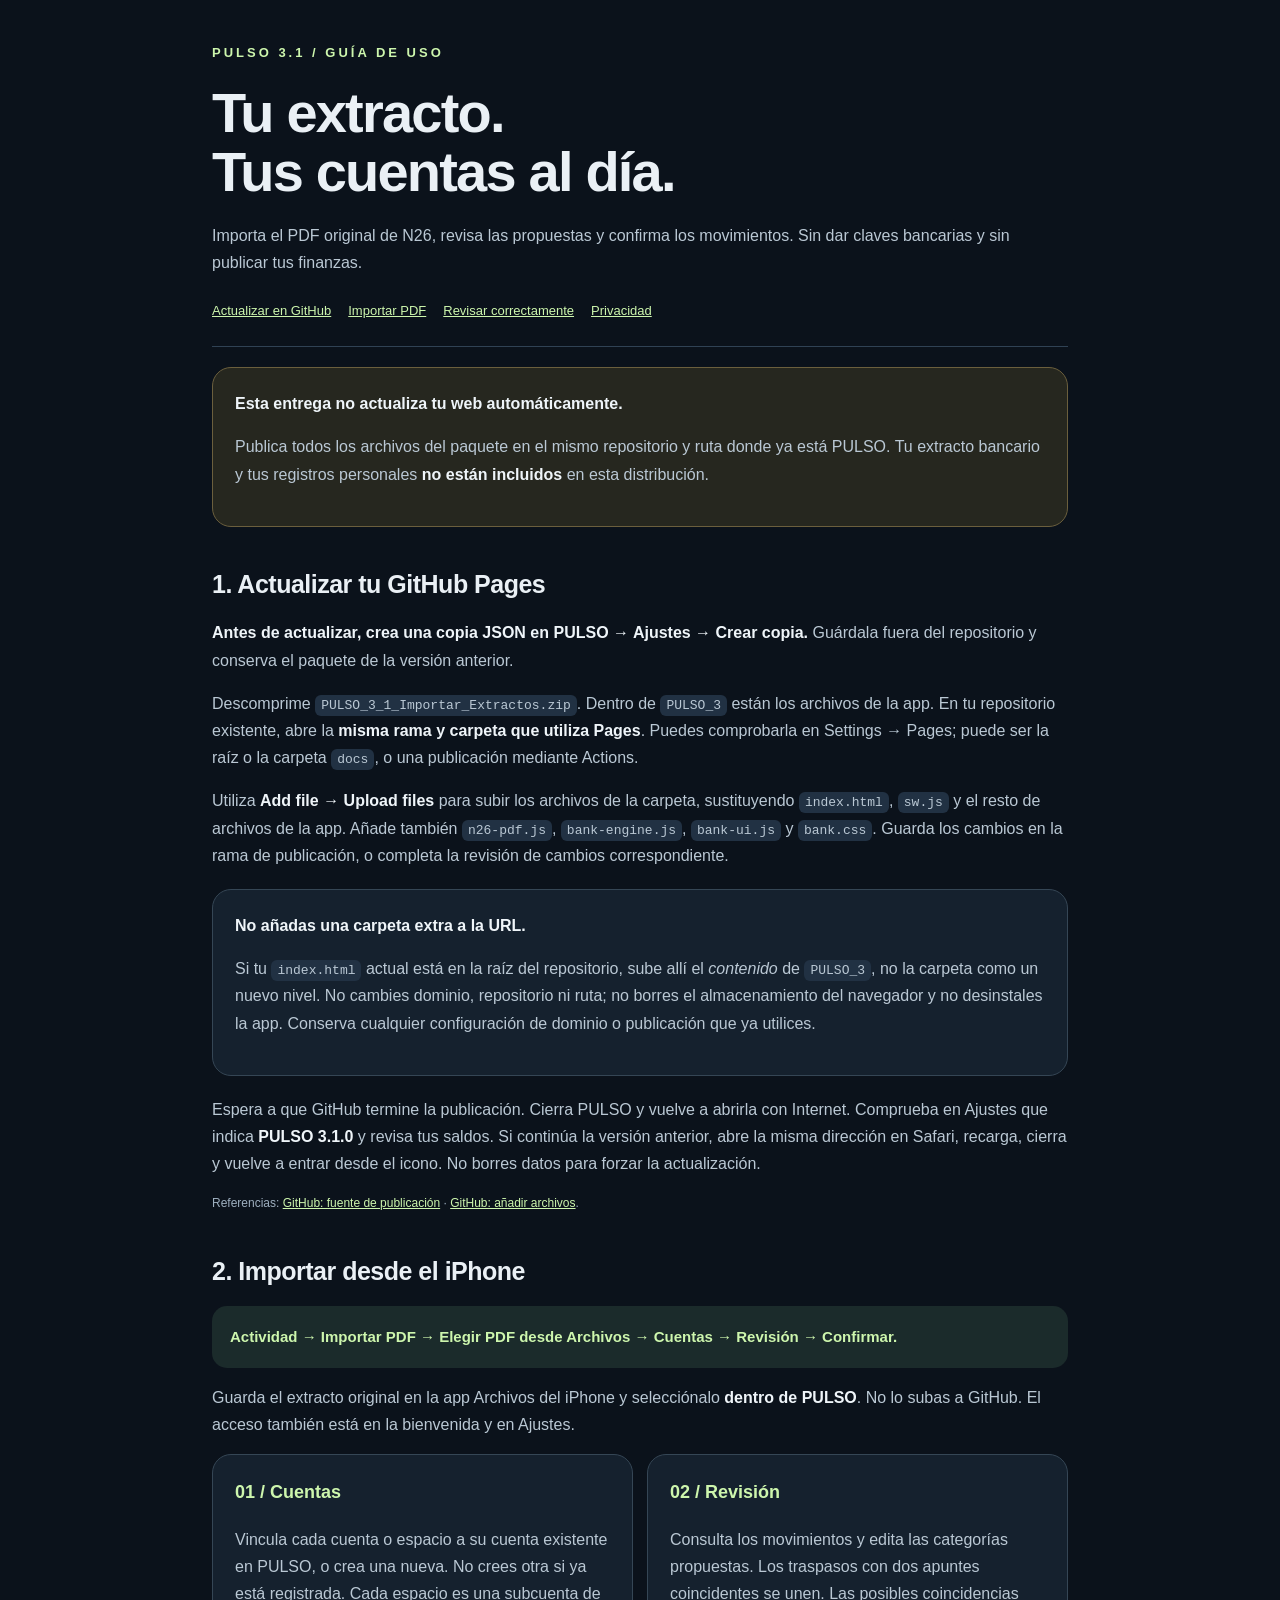
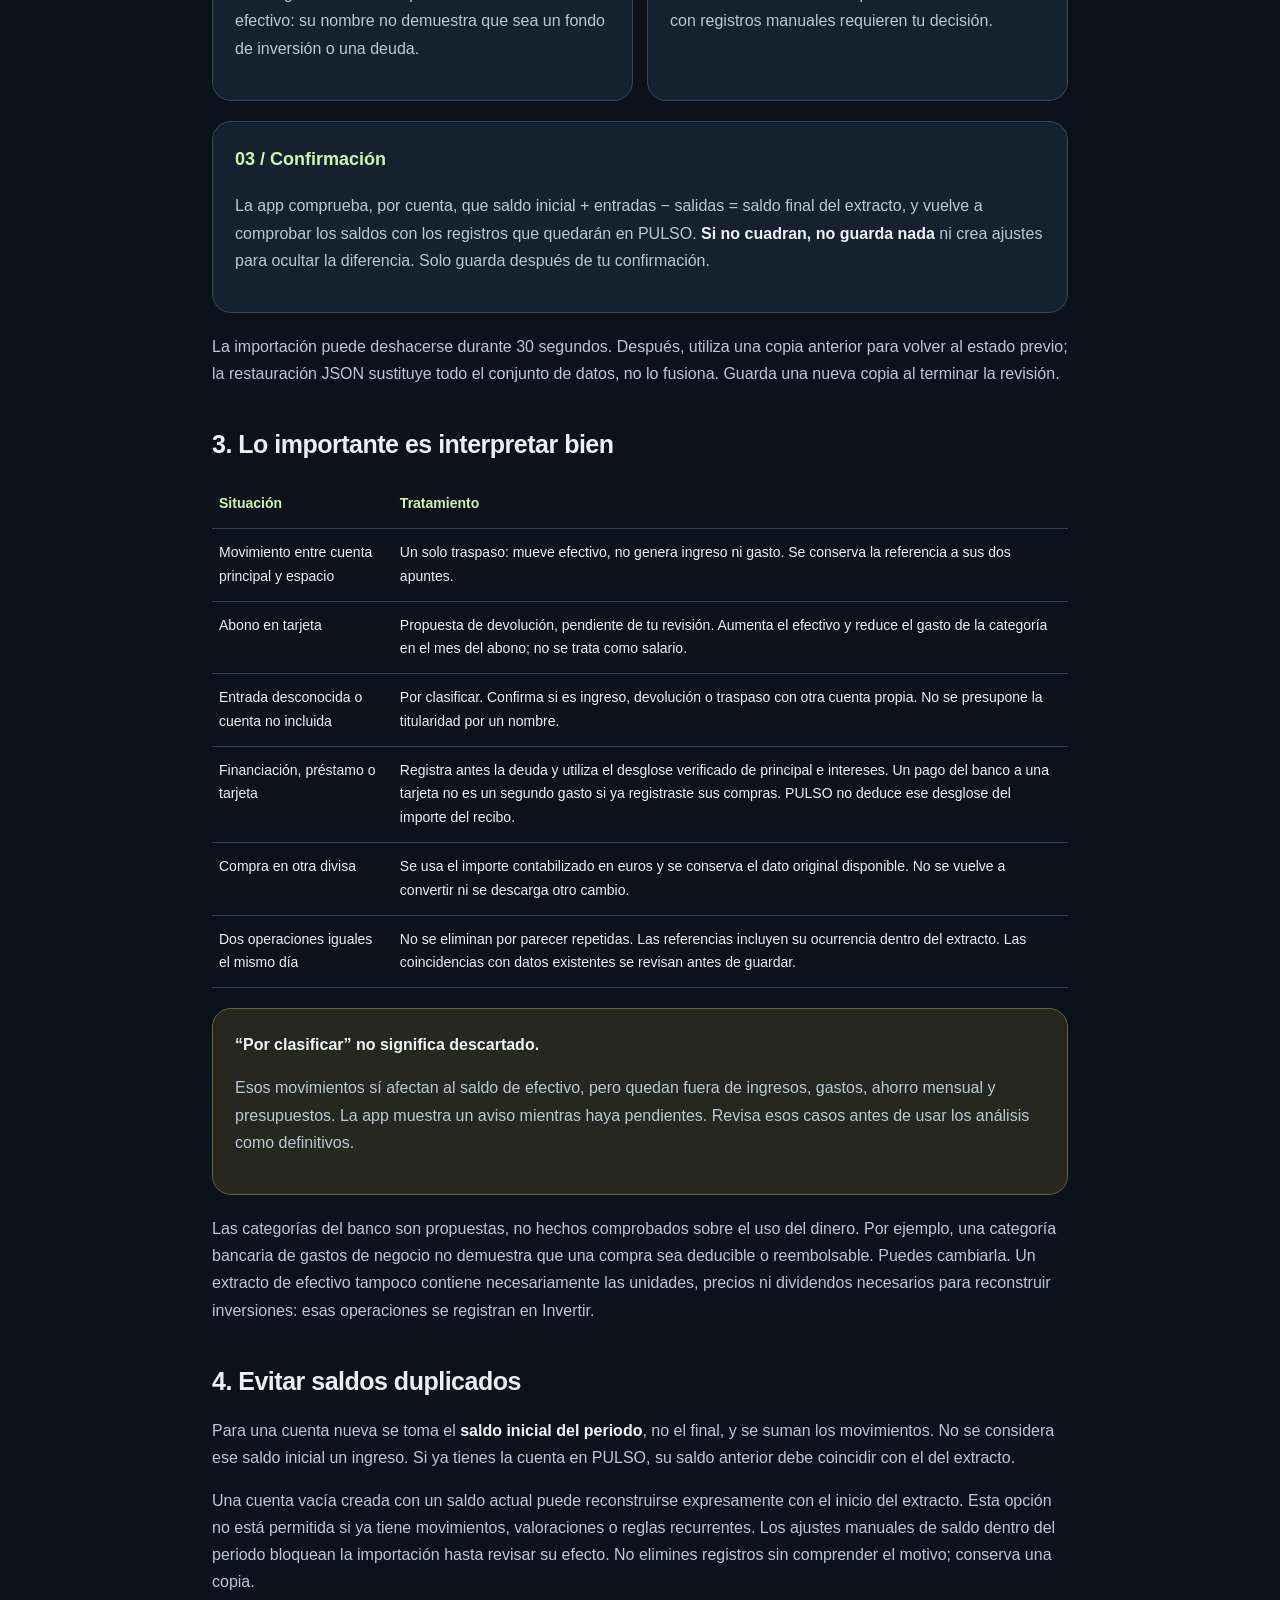
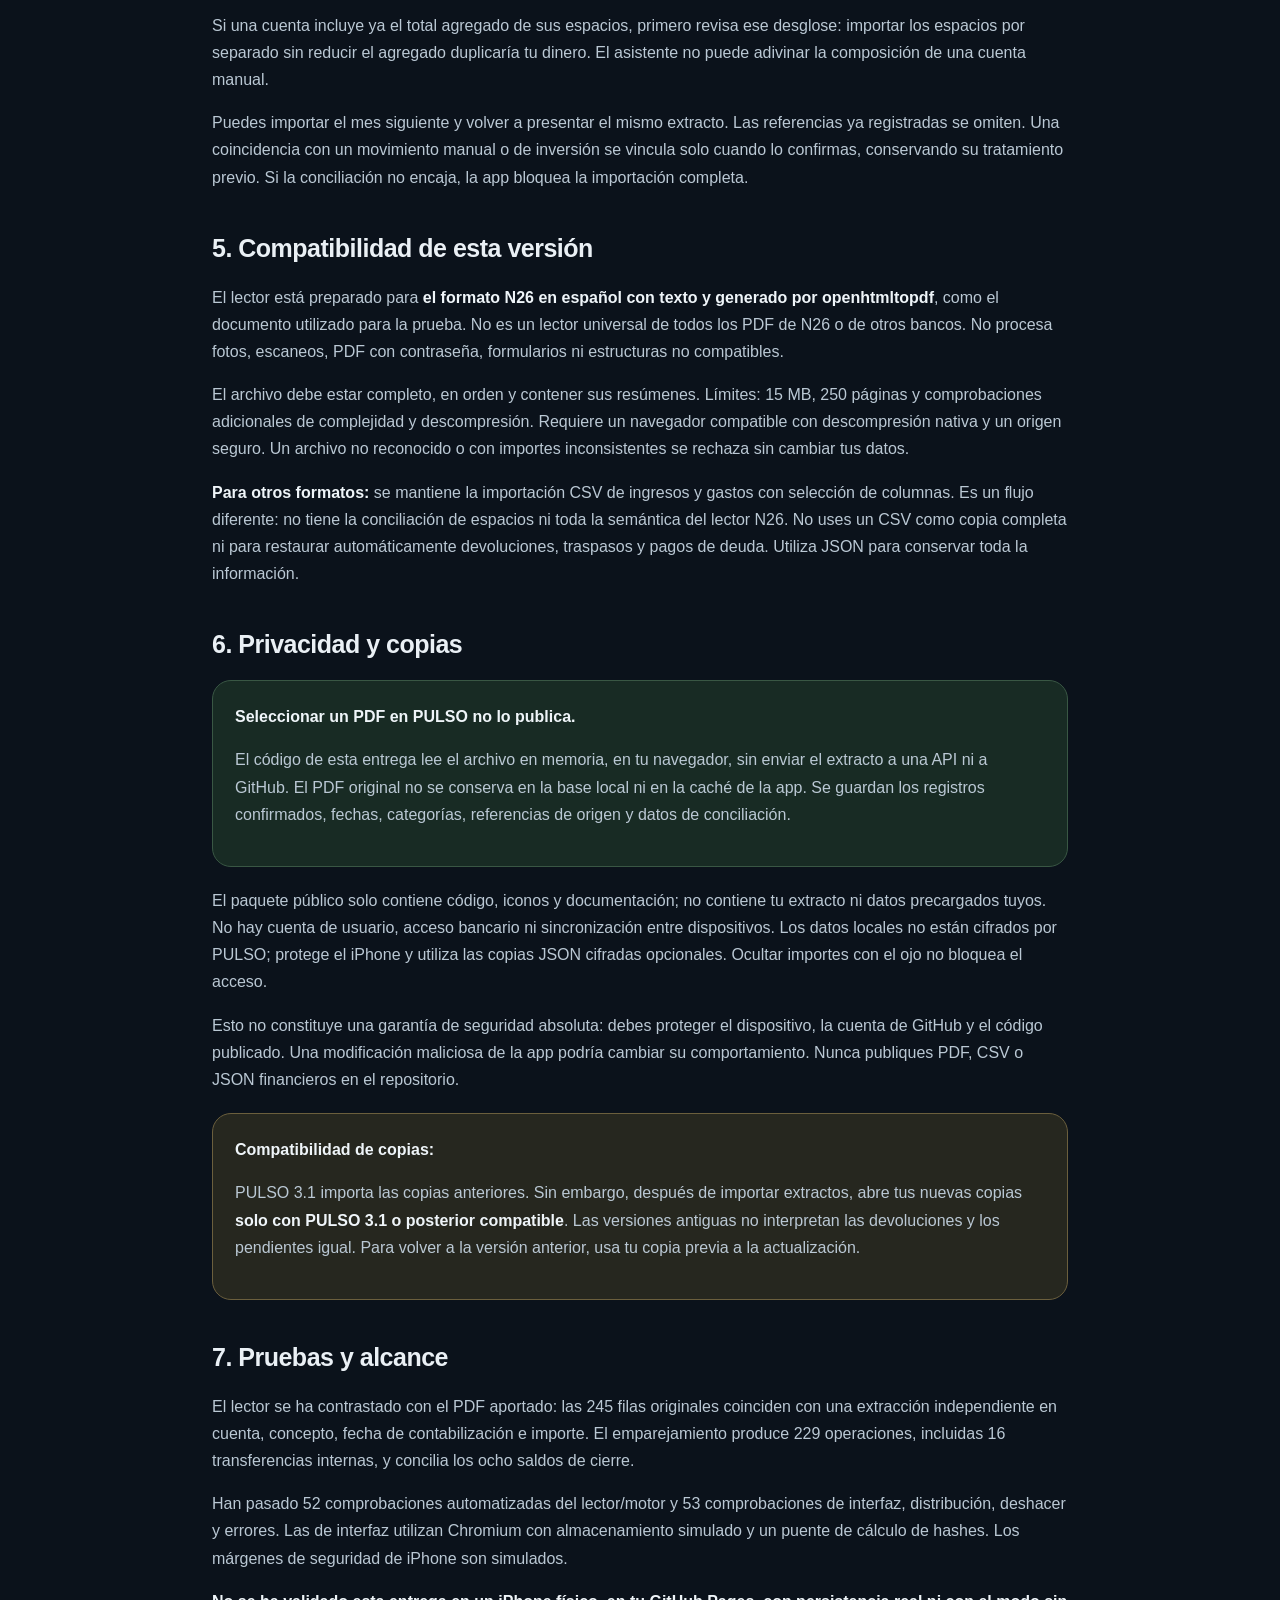
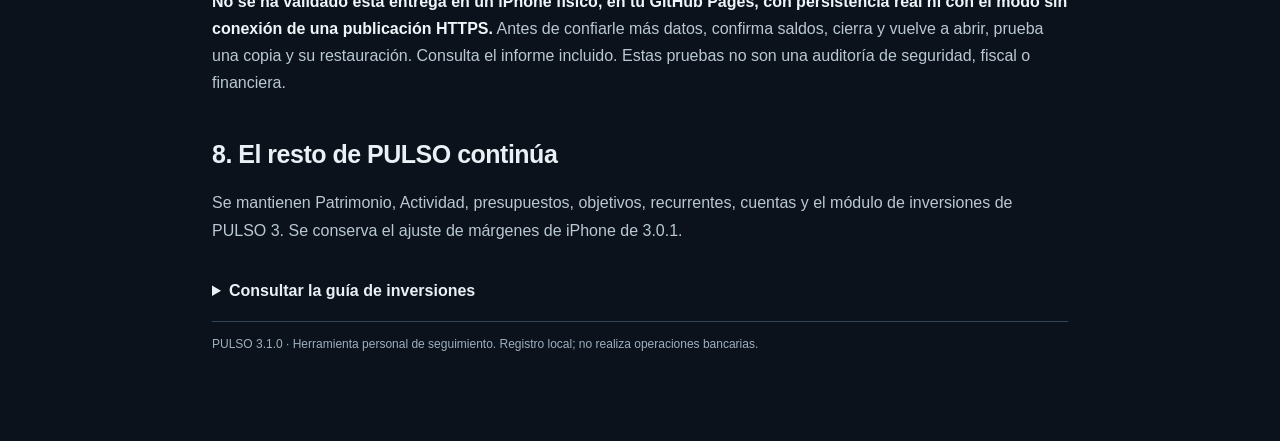
<file: EMPEZAR.html>
<!doctype html><html lang="es"><head><meta charset="utf-8"><meta name="viewport" content="width=device-width,initial-scale=1,viewport-fit=cover"><title>PULSO 3.1 | Importar extractos</title><style>*{box-sizing:border-box}html{color-scheme:dark}body{margin:0;background:#0b121b;color:#eaf0f5;font:16px/1.7 -apple-system,BlinkMacSystemFont,Segoe UI,Arial,sans-serif}main{max-width:900px;margin:auto;padding:42px 22px 75px}header{border-bottom:1px solid #304254;padding-bottom:24px}.brand{color:#cdf6ad;font-size:13px;font-weight:800;letter-spacing:3px}h1{font-size:clamp(35px,6vw,56px);line-height:1.05;letter-spacing:-1.8px;margin:20px 0}h2{font-size:25px;line-height:1.2;letter-spacing:-.5px;margin-top:42px}h3{font-size:18px;color:#cdf6ad;margin-top:0}p,li{color:#bac8d4}strong{color:#eff5f9}a{color:#cdf6ad}code{font-size:13px;background:#213143;border-radius:6px;padding:3px 6px;overflow-wrap:anywhere}pre{white-space:pre-wrap;overflow-wrap:anywhere;background:#182534;padding:20px;border-radius:16px;font-size:13px}.card{padding:22px;border:1px solid #354655;border-radius:19px;background:#15212e;margin:20px 0}.notice{border-color:#6b5f3d;background:#26271f}.privacy{border-color:#395744;background:#182b24}.flow{color:#cdf6ad;background:#1b2b2b;border-radius:15px;padding:18px;font-size:15px;font-weight:700}.grid{display:grid;grid-template-columns:1fr 1fr;gap:14px}.grid .card{margin:0}table{width:100%;border-collapse:collapse;font-size:14px}th,td{text-align:left;vertical-align:top;border-bottom:1px solid #304254;padding:12px 7px}th{color:#cdf6ad}small,.fine{font-size:12px;color:#9eafbf}details{padding:17px 0;border-bottom:1px solid #304254}summary{font-weight:700;cursor:pointer}nav{display:flex;gap:17px;flex-wrap:wrap;margin-top:24px;font-size:13px}@media(max-width:600px){main{padding:26px 18px 55px}.grid{grid-template-columns:1fr}.card{padding:18px}th,td{font-size:12px;padding:10px 5px}}</style></head><body><main><header><div class="brand">PULSO 3.1 / GUÍA DE USO</div><h1>Tu extracto.<br>Tus cuentas al día.</h1><p>Importa el PDF original de N26, revisa las propuestas y confirma los movimientos. Sin dar claves bancarias y sin publicar tus finanzas.</p><nav><a href="#actualizar">Actualizar en GitHub</a><a href="#importar">Importar PDF</a><a href="#revisar">Revisar correctamente</a><a href="#seguridad">Privacidad</a></nav></header>
<div class="card notice"><strong>Esta entrega no actualiza tu web automáticamente.</strong><p>Publica todos los archivos del paquete en el mismo repositorio y ruta donde ya está PULSO. Tu extracto bancario y tus registros personales <strong>no están incluidos</strong> en esta distribución.</p></div>
<h2 id="actualizar">1. Actualizar tu GitHub Pages</h2>
<p><strong>Antes de actualizar, crea una copia JSON en PULSO → Ajustes → Crear copia.</strong> Guárdala fuera del repositorio y conserva el paquete de la versión anterior.</p>
<p>Descomprime <code>PULSO_3_1_Importar_Extractos.zip</code>. Dentro de <code>PULSO_3</code> están los archivos de la app. En tu repositorio existente, abre la <strong>misma rama y carpeta que utiliza Pages</strong>. Puedes comprobarla en Settings → Pages; puede ser la raíz o la carpeta <code>docs</code>, o una publicación mediante Actions.</p>
<p>Utiliza <strong>Add file → Upload files</strong> para subir los archivos de la carpeta, sustituyendo <code>index.html</code>, <code>sw.js</code> y el resto de archivos de la app. Añade también <code>n26-pdf.js</code>, <code>bank-engine.js</code>, <code>bank-ui.js</code> y <code>bank.css</code>. Guarda los cambios en la rama de publicación, o completa la revisión de cambios correspondiente.</p>
<div class="card"><strong>No añadas una carpeta extra a la URL.</strong><p>Si tu <code>index.html</code> actual está en la raíz del repositorio, sube allí el <em>contenido</em> de <code>PULSO_3</code>, no la carpeta como un nuevo nivel. No cambies dominio, repositorio ni ruta; no borres el almacenamiento del navegador y no desinstales la app. Conserva cualquier configuración de dominio o publicación que ya utilices.</p></div>
<p>Espera a que GitHub termine la publicación. Cierra PULSO y vuelve a abrirla con Internet. Comprueba en Ajustes que indica <strong>PULSO 3.1.0</strong> y revisa tus saldos. Si continúa la versión anterior, abre la misma dirección en Safari, recarga, cierra y vuelve a entrar desde el icono. No borres datos para forzar la actualización.</p>
<p class="fine">Referencias: <a href="https://docs.github.com/en/pages/getting-started-with-github-pages/configuring-a-publishing-source-for-your-github-pages-site">GitHub: fuente de publicación</a> · <a href="https://docs.github.com/en/repositories/working-with-files/managing-files/adding-a-file-to-a-repository">GitHub: añadir archivos</a>.</p>
<h2 id="importar">2. Importar desde el iPhone</h2>
<div class="flow">Actividad → Importar PDF → Elegir PDF desde Archivos → Cuentas → Revisión → Confirmar.</div>
<p>Guarda el extracto original en la app Archivos del iPhone y selecciónalo <strong>dentro de PULSO</strong>. No lo subas a GitHub. El acceso también está en la bienvenida y en Ajustes.</p>
<div class="grid"><div class="card"><h3>01 / Cuentas</h3><p>Vincula cada cuenta o espacio a su cuenta existente en PULSO, o crea una nueva. No crees otra si ya está registrada. Cada espacio es una subcuenta de efectivo: su nombre no demuestra que sea un fondo de inversión o una deuda.</p></div><div class="card"><h3>02 / Revisión</h3><p>Consulta los movimientos y edita las categorías propuestas. Los traspasos con dos apuntes coincidentes se unen. Las posibles coincidencias con registros manuales requieren tu decisión.</p></div></div>
<div class="card"><h3>03 / Confirmación</h3><p>La app comprueba, por cuenta, que saldo inicial + entradas − salidas = saldo final del extracto, y vuelve a comprobar los saldos con los registros que quedarán en PULSO. <strong>Si no cuadran, no guarda nada</strong> ni crea ajustes para ocultar la diferencia. Solo guarda después de tu confirmación.</p></div>
<p>La importación puede deshacerse durante 30 segundos. Después, utiliza una copia anterior para volver al estado previo; la restauración JSON sustituye todo el conjunto de datos, no lo fusiona. Guarda una nueva copia al terminar la revisión.</p>
<h2 id="revisar">3. Lo importante es interpretar bien</h2>
<table><thead><tr><th>Situación</th><th>Tratamiento</th></tr></thead><tbody>
<tr><td>Movimiento entre cuenta principal y espacio</td><td>Un solo traspaso: mueve efectivo, no genera ingreso ni gasto. Se conserva la referencia a sus dos apuntes.</td></tr>
<tr><td>Abono en tarjeta</td><td>Propuesta de devolución, pendiente de tu revisión. Aumenta el efectivo y reduce el gasto de la categoría en el mes del abono; no se trata como salario.</td></tr>
<tr><td>Entrada desconocida o cuenta no incluida</td><td>Por clasificar. Confirma si es ingreso, devolución o traspaso con otra cuenta propia. No se presupone la titularidad por un nombre.</td></tr>
<tr><td>Financiación, préstamo o tarjeta</td><td>Registra antes la deuda y utiliza el desglose verificado de principal e intereses. Un pago del banco a una tarjeta no es un segundo gasto si ya registraste sus compras. PULSO no deduce ese desglose del importe del recibo.</td></tr>
<tr><td>Compra en otra divisa</td><td>Se usa el importe contabilizado en euros y se conserva el dato original disponible. No se vuelve a convertir ni se descarga otro cambio.</td></tr>
<tr><td>Dos operaciones iguales el mismo día</td><td>No se eliminan por parecer repetidas. Las referencias incluyen su ocurrencia dentro del extracto. Las coincidencias con datos existentes se revisan antes de guardar.</td></tr>
</tbody></table>
<div class="card notice"><strong>“Por clasificar” no significa descartado.</strong><p>Esos movimientos sí afectan al saldo de efectivo, pero quedan fuera de ingresos, gastos, ahorro mensual y presupuestos. La app muestra un aviso mientras haya pendientes. Revisa esos casos antes de usar los análisis como definitivos.</p></div>
<p>Las categorías del banco son propuestas, no hechos comprobados sobre el uso del dinero. Por ejemplo, una categoría bancaria de gastos de negocio no demuestra que una compra sea deducible o reembolsable. Puedes cambiarla. Un extracto de efectivo tampoco contiene necesariamente las unidades, precios ni dividendos necesarios para reconstruir inversiones: esas operaciones se registran en Invertir.</p>
<h2>4. Evitar saldos duplicados</h2>
<p>Para una cuenta nueva se toma el <strong>saldo inicial del periodo</strong>, no el final, y se suman los movimientos. No se considera ese saldo inicial un ingreso. Si ya tienes la cuenta en PULSO, su saldo anterior debe coincidir con el del extracto.</p>
<p>Una cuenta vacía creada con un saldo actual puede reconstruirse expresamente con el inicio del extracto. Esta opción no está permitida si ya tiene movimientos, valoraciones o reglas recurrentes. Los ajustes manuales de saldo dentro del periodo bloquean la importación hasta revisar su efecto. No elimines registros sin comprender el motivo; conserva una copia.</p>
<p>Si una cuenta incluye ya el total agregado de sus espacios, primero revisa ese desglose: importar los espacios por separado sin reducir el agregado duplicaría tu dinero. El asistente no puede adivinar la composición de una cuenta manual.</p>
<p>Puedes importar el mes siguiente y volver a presentar el mismo extracto. Las referencias ya registradas se omiten. Una coincidencia con un movimiento manual o de inversión se vincula solo cuando lo confirmas, conservando su tratamiento previo. Si la conciliación no encaja, la app bloquea la importación completa.</p>
<h2>5. Compatibilidad de esta versión</h2>
<p>El lector está preparado para <strong>el formato N26 en español con texto y generado por openhtmltopdf</strong>, como el documento utilizado para la prueba. No es un lector universal de todos los PDF de N26 o de otros bancos. No procesa fotos, escaneos, PDF con contraseña, formularios ni estructuras no compatibles.</p>
<p>El archivo debe estar completo, en orden y contener sus resúmenes. Límites: 15 MB, 250 páginas y comprobaciones adicionales de complejidad y descompresión. Requiere un navegador compatible con descompresión nativa y un origen seguro. Un archivo no reconocido o con importes inconsistentes se rechaza sin cambiar tus datos.</p>
<p><strong>Para otros formatos:</strong> se mantiene la importación CSV de ingresos y gastos con selección de columnas. Es un flujo diferente: no tiene la conciliación de espacios ni toda la semántica del lector N26. No uses un CSV como copia completa ni para restaurar automáticamente devoluciones, traspasos y pagos de deuda. Utiliza JSON para conservar toda la información.</p>
<h2 id="seguridad">6. Privacidad y copias</h2>
<div class="card privacy"><strong>Seleccionar un PDF en PULSO no lo publica.</strong><p>El código de esta entrega lee el archivo en memoria, en tu navegador, sin enviar el extracto a una API ni a GitHub. El PDF original no se conserva en la base local ni en la caché de la app. Se guardan los registros confirmados, fechas, categorías, referencias de origen y datos de conciliación.</p></div>
<p>El paquete público solo contiene código, iconos y documentación; no contiene tu extracto ni datos precargados tuyos. No hay cuenta de usuario, acceso bancario ni sincronización entre dispositivos. Los datos locales no están cifrados por PULSO; protege el iPhone y utiliza las copias JSON cifradas opcionales. Ocultar importes con el ojo no bloquea el acceso.</p>
<p>Esto no constituye una garantía de seguridad absoluta: debes proteger el dispositivo, la cuenta de GitHub y el código publicado. Una modificación maliciosa de la app podría cambiar su comportamiento. Nunca publiques PDF, CSV o JSON financieros en el repositorio.</p>
<div class="card notice"><strong>Compatibilidad de copias:</strong><p>PULSO 3.1 importa las copias anteriores. Sin embargo, después de importar extractos, abre tus nuevas copias <strong>solo con PULSO 3.1 o posterior compatible</strong>. Las versiones antiguas no interpretan las devoluciones y los pendientes igual. Para volver a la versión anterior, usa tu copia previa a la actualización.</p></div>
<h2>7. Pruebas y alcance</h2>
<p>El lector se ha contrastado con el PDF aportado: las 245 filas originales coinciden con una extracción independiente en cuenta, concepto, fecha de contabilización e importe. El emparejamiento produce 229 operaciones, incluidas 16 transferencias internas, y concilia los ocho saldos de cierre.</p>
<p>Han pasado 52 comprobaciones automatizadas del lector/motor y 53 comprobaciones de interfaz, distribución, deshacer y errores. Las de interfaz utilizan Chromium con almacenamiento simulado y un puente de cálculo de hashes. Los márgenes de seguridad de iPhone son simulados.</p>
<p><strong>No se ha validado esta entrega en un iPhone físico, en tu GitHub Pages, con persistencia real ni con el modo sin conexión de una publicación HTTPS.</strong> Antes de confiarle más datos, confirma saldos, cierra y vuelve a abrir, prueba una copia y su restauración. Consulta el informe incluido. Estas pruebas no son una auditoría de seguridad, fiscal o financiera.</p>
<h2>8. El resto de PULSO continúa</h2><p>Se mantienen Patrimonio, Actividad, presupuestos, objetivos, recurrentes, cuentas y el módulo de inversiones de PULSO 3. Se conserva el ajuste de márgenes de iPhone de 3.0.1.</p>
<details><summary>Consultar la guía de inversiones</summary><h2>Empieza sin duplicar tu dinero</h2>
<div class="grid"><div class="card"><h3>01 / Tu efectivo</h3><p>Añade en Patrimonio la cuenta de tu banco o bróker con <strong>solo el efectivo disponible</strong>. No incluyas de nuevo el valor de las acciones que vas a registrar por separado.</p></div><div class="card"><h3>02 / Tu activo</h3><p>En <strong>Invertir → Activos → Añadir</strong>, escribe el nombre, tipo y divisa. Ticker, ISIN, bróker, sector y notas son opcionales. Una ficha sin operaciones solo sirve para seguimiento.</p></div></div>
<div class="card"><h3>03 / Cómo lo incorporas</h3><p><strong>Compra:</strong> registra fecha, unidades, precio real, cuenta y comisiones. Se reduce el efectivo y aparecen las unidades, sin contabilizar el principal como un gasto de consumo.</p><p><strong>Ya lo tenía:</strong> registra una posición inicial con las unidades y su coste de adquisición original. No se carga efectivo otra vez. Añade después un precio actual. No uses el precio actual como coste original para fingir una rentabilidad que no conoces; conserva el activo como agregado o ficha de seguimiento hasta disponer de su coste.</p><p>Para incorporar lotes comprados a precios distintos puedes registrar varias posiciones iniciales. La fecha original de compra sirve para ordenar los lotes; el histórico de seguimiento comienza en la fecha que registres, no inventa el pasado.</p></div>
<div class="card notice"><strong>Inversiones antiguas sin desglosar</strong><p>Los agregados de PULSO 2 se conservan en Patrimonio, pero no se mezclan con el rendimiento detallado. Cuando desgloses uno, reduce su valor agregado por el importe que pases a posiciones individuales <strong>en la misma fecha</strong>. Mantén solo el saldo aún no desglosado. La app muestra un aviso, pero no puede deducir cuántas acciones había dentro de un saldo global.</p></div>
<h2>Lo que verás en Invertir</h2>
<table><thead><tr><th>Vista</th><th>Para qué sirve</th></tr></thead><tbody><tr><td>Resumen</td><td>Valor de cartera, ganancias abiertas, resultado de ventas, dividendos netos, distribución y gráficos de valor o resultado.</td></tr><tr><td>Activos</td><td>Acciones, ETF, fondos, cripto, renta fija, materias primas, capital privado y otros. Filtros por tipo y estado; búsqueda por nombre, ticker, ISIN o bróker.</td></tr><tr><td>Ficha individual</td><td>Unidades, coste medio pendiente en EUR, lotes, valor actual, compras y ventas, dividendos y precios históricos. Gráficos de valor, resultado o precio por unidad.</td></tr><tr><td>Dividendos</td><td>Pagos previstos, cobrados y pendientes de confirmar; fechas ex-dividendo, registro, pago y cobro real; bruto, retención, comisiones y neto. Barras de ingresos netos por mes.</td></tr><tr><td>Operaciones</td><td>Consulta, edición y eliminación de compras, ventas, posiciones iniciales y splits. Exportación de operaciones a CSV.</td></tr></tbody></table>
<h2>Actualizar precios e importar su histórico</h2>
<p>Puedes actualizar un activo desde su ficha o varios a la vez desde Resumen. Los campos que dejes vacíos no se cambian. Introduce el precio de cierre y su fecha, y, cuando corresponda, el cambio a euros. Añade la fuente para poder revisarlo más adelante. Un nuevo precio cambia el patrimonio, no el efectivo.</p>
<p>Para importar un archivo, abre <strong>Importar precios históricos</strong>, selecciona un activo y sube o pega el CSV. Se muestra una vista previa antes de guardar. Hay un cierre por activo y fecha: uno nuevo con la misma fecha sustituye al anterior. Un error rechaza todo el lote. Límite: 5.000 precios por archivo.</p>
<pre>fecha;precio;cambio
2026-09-01;100,25;1
2026-09-30;104,80;1</pre>
<p><strong>Cambio:</strong> euros por cada unidad de la divisa extranjera. Por ejemplo, si 1 USD equivale a 0,92 EUR, introduce <code>0,92</code>. El valor de cartera, el coste y los resultados se expresan en EUR; los saldos de efectivo de la app también están en EUR. No hay una cuenta multidivisa real ni descarga de tipos de cambio.</p>
<p>Entre dos registros se conserva el último valor conocido. Los gráficos son de seguimiento, no series de cotizaciones continuas ni intradía. No uses precios ajustados por dividendos si también registras sus cobros, porque los contarías dos veces.</p>
<h2>Dividendos: previsto no significa cobrado</h2>
<p>Registra el importe <strong>bruto por unidad</strong>, las unidades con derecho a cobro, las fechas y las retenciones/comisiones en EUR. Verifica esos datos con tu bróker: la app conserva las fechas, pero no determina legalmente el derecho a cobrar. El botón de unidades al cierre anterior a la fecha ex solo propone una cifra basada en tus registros.</p>
<p>Un dividendo previsto no cambia tus finanzas. <strong>Confirmar cobro</strong> permite indicar fecha real y cuenta: la app suma el bruto y registra los gastos para que quede el neto. <strong>Registrar reinversión</strong> abre una compra vinculada; debes indicar las unidades y el precio efectivamente ejecutados. Cobrar y reinvertir son dos hechos distintos.</p>
<h2>Cómo se calcula el rendimiento</h2>
<details open><summary>Valor, coste y ganancias</summary><p>Valor de mercado = unidades abiertas × precio registrado × cambio a EUR. Coste pendiente = coste de adquisición de los lotes que quedan, con comisiones y tasas. Ganancia abierta = valor menos coste pendiente. Resultado total = ganancia abierta + ganancias/pérdidas de ventas + dividendos netos cobrados.</p></details>
<details><summary>Ventas y coste FIFO</summary><p>Las ventas liberan primero las unidades de los lotes más antiguos de esa ficha (FIFO). El resultado realizado es la venta neta menos el coste liberado. No se permite vender más unidades de las disponibles. No hay ventas en corto. Los lotes de fichas distintas no se consolidan fiscalmente entre brókeres.</p></details>
<details><summary>Qué significa el porcentaje</summary><p>El rendimiento mostrado es resultado total dividido entre todas las compras y costes iniciales registrados. Incluye operaciones ya cerradas. Es acumulado, <strong>no anualizado</strong>; no es una TIR ni una rentabilidad ponderada por tiempo. No separa el efecto de la divisa ni incorpora una comparación automática con un índice.</p></details>
<details><summary>Capital neto y gráfico</summary><p>Capital aportado neto = compras y coste inicial, con gastos, menos ventas netas. No es el saldo de efectivo. Los dividendos cobrados están en efectivo, no se suman al valor de las acciones; sí forman parte del resultado total.</p></details>
<details><summary>Splits y productos más complejos</summary><p>Un split multiplica unidades y conserva el coste. Los precios de referencia anteriores se ajustan; los cierres con fecha del split o posterior deben ser ya precios posteriores al split. El gráfico de precio por unidad ajusta los precios históricos a las unidades actuales por los splits registrados.</p><p>En renta fija introduce el precio monetario por título, no un porcentaje del nominal. Los cupones son cobros registrados manualmente. No hay cálculo de cupón corrido, duración o rentabilidad a vencimiento. No se modelan derivados, apalancamiento, fusiones, derechos o liquidaciones fiscales.</p></details>
<h2>Lo que sigue incluido</h2>
<p>Se mantienen Resumen financiero, Patrimonio neto, cuentas, deudas, ingresos y gastos, presupuestos, objetivos, recurrentes, copias e importación financiera de PULSO 2. Las operaciones de inversión generan sus movimientos vinculados: edítalas desde su operación de origen, no las vuelvas a añadir en Actividad.</p>
</details><p class="fine">PULSO 3.1.0 · Herramienta personal de seguimiento. Registro local; no realiza operaciones bancarias.</p></main></body></html>
</file>
<file: bank.css>
/* Import assistant: mobile first, matching PULSO's existing palette. */
.bk-steps{display:flex;gap:8px;margin:4px 0 22px}.bk-steps span{flex:1;display:flex;align-items:center;gap:7px;border-bottom:2px solid var(--line);padding:8px 0;color:var(--muted);font-size:12px}.bk-steps b{display:grid;place-items:center;width:22px;height:22px;border:1px solid var(--line);border-radius:50%;font-size:10px}.bk-steps .active{color:var(--mint);border-color:var(--mint)}.bk-steps .done{color:var(--ink)}.bk-intro{padding:20px 0 25px;text-align:center}.bk-file-icon{display:grid;place-items:center;background:#263a2a;color:var(--mint);width:68px;height:78px;border-radius:17px;margin:0 auto 22px;font-weight:750;letter-spacing:2px}.bk-intro h3{font-size:24px;letter-spacing:-.6px;margin-bottom:10px}.bk-intro p{color:var(--muted);font-size:14px;max-width:480px;margin:auto}.bk-privacy{background:#1b2b29;border:1px solid #345044;padding:16px;border-radius:16px;font-size:13px;line-height:1.6}.bk-privacy p{color:var(--muted);margin:6px 0 0;font-size:12px}.bk-features{display:flex;gap:8px;justify-content:center;flex-wrap:wrap;margin:17px 0;color:var(--muted);font-size:10px}.bk-features span+span:before{content:'\00b7';margin-right:8px}.bk-loader{display:block;width:36px;height:36px;margin:10px auto 24px;border:3px solid var(--line);border-top-color:var(--mint);border-radius:50%;animation:bkspin 1s linear infinite}@keyframes bkspin{to{transform:rotate(360deg)}}.bk-success{background:#1a2d26;border:1px solid #36573e;border-radius:16px;padding:16px;margin-bottom:20px}.bk-success p{font-size:12px;color:var(--muted);margin-top:8px}.bk-status{font-size:10px;line-height:1.6;border:1px solid #3a4958;background:#1e2a36;color:#c1cddb;border-radius:7px;padding:3px 7px;display:inline-block;max-width:100%;overflow-wrap:anywhere}.bk-status.good{background:#253b29;color:var(--mint);border-color:#465f41}.bk-status.warn{color:var(--gold);background:#352e22;border-color:#685736}.bk-account-list{display:grid;grid-template-columns:1fr 1fr;gap:12px}.bk-account{padding:17px;border:1px solid var(--line);border-radius:16px;background:#121c27;min-width:0}.bk-account h3{font-size:14px;overflow-wrap:anywhere}.bk-account .field{margin:12px 0 0}.bk-account label{font-size:11px}.bk-account select{font-size:16px}.bk-account-bal{font-size:13px;margin:8px 0;color:var(--muted);font-variant-numeric:tabular-nums;overflow-wrap:anywhere}.bk-account-bal span{padding:0 4px}.bk-account-bal b{color:var(--ink)}.bk-check{display:flex;gap:10px;align-items:flex-start;color:var(--muted);font-size:12px;line-height:1.6;cursor:pointer}.bk-check input{width:20px;height:20px;min-height:20px;padding:0;margin:0;flex:0 0 20px;accent-color:var(--mint)}.bk-account .bk-check{margin-top:12px}.bk-check.hidden{display:none}.bk-metrics{display:grid;grid-template-columns:repeat(3,minmax(0,1fr));gap:10px;margin:18px 0}.bk-metrics>div{border:1px solid var(--line);border-radius:15px;padding:14px 10px;text-align:center;min-width:0}.bk-metrics b{font-size:27px;letter-spacing:-.8px;display:block;font-variant-numeric:tabular-nums}.bk-metrics span{color:var(--muted);font-size:10px;display:block}.bk-filters{display:flex;gap:7px;flex-wrap:wrap;margin:20px 0 13px}.bk-records{display:grid;gap:8px}.bk-record{display:block;width:100%;text-align:left;padding:15px;border:1px solid var(--line);border-radius:15px;background:#121c27;color:var(--ink);min-width:0}.bk-record:hover{border-color:#5a7651}.bk-record-head{display:flex;gap:10px;justify-content:space-between;margin-bottom:6px;min-width:0}.bk-record-head b{font-size:13px;overflow-wrap:anywhere;min-width:0}.bk-record-head strong{font-size:13px;white-space:nowrap;flex-shrink:0;font-variant-numeric:tabular-nums}.bk-record>.small{display:block;font-size:10px}.bk-tags{display:flex;gap:6px;flex-wrap:wrap;margin-top:8px}.bk-empty{padding:24px 12px;color:var(--muted);font-size:13px;text-align:center}.bk-footer{margin-top:20px;padding-top:14px;border-top:1px solid var(--line)}.bk-edit-amount{font-size:38px;font-weight:720;letter-spacing:-1.2px;margin-bottom:12px;overflow-wrap:anywhere}.bk-reconcile{border:1px solid var(--line);border-radius:16px;padding:4px 16px}.bk-reconcile>div{display:flex;justify-content:space-between;gap:14px;padding:12px 0;border-bottom:1px solid var(--line);font-size:13px;align-items:center}.bk-reconcile>div:last-child{border:0}.bk-reconcile span{min-width:0;overflow-wrap:anywhere}.bk-reconcile strong{white-space:nowrap;font-size:13px}.bk-reconcile i{font-style:normal;color:var(--mint);margin-left:5px}.bk-reconcile .bk-reconcile-head{font-size:10px;color:var(--muted)}.bk-alert{margin-bottom:18px}.bk-alert .textbtn{white-space:nowrap}.bk-alert strong{color:var(--gold)}.bk-alert p{font-size:11px;color:var(--muted);margin-top:4px}.bk-alert .between{flex-wrap:wrap}.dialog .bk-account select,.dialog .bk-account input{max-width:100%;min-width:0}.dialog .bk-footer .actions{gap:10px}.dialog .bk-footer .btn{flex:1;min-width:0;white-space:normal}
@media(max-width:600px){.bk-account-list{grid-template-columns:1fr}.bk-steps{gap:6px}.bk-steps span{font-size:11px}.bk-intro{padding:12px 0 20px}.bk-file-icon{width:54px;height:62px;margin-bottom:18px}.bk-intro h3{font-size:23px}.bk-account{padding:15px}.bk-record{padding:13px}.bk-record-head b{font-size:12px}.bk-record-head strong{font-size:12px}.bk-metrics{gap:7px}.bk-metrics b{font-size:25px}.bk-reconcile{padding:4px 12px}.bk-edit-amount{font-size:33px}.dialog .bk-filters .btn{font-size:11px;padding:9px 12px}}
@media(prefers-reduced-motion:reduce){.bk-loader{animation:none}}
</file>
